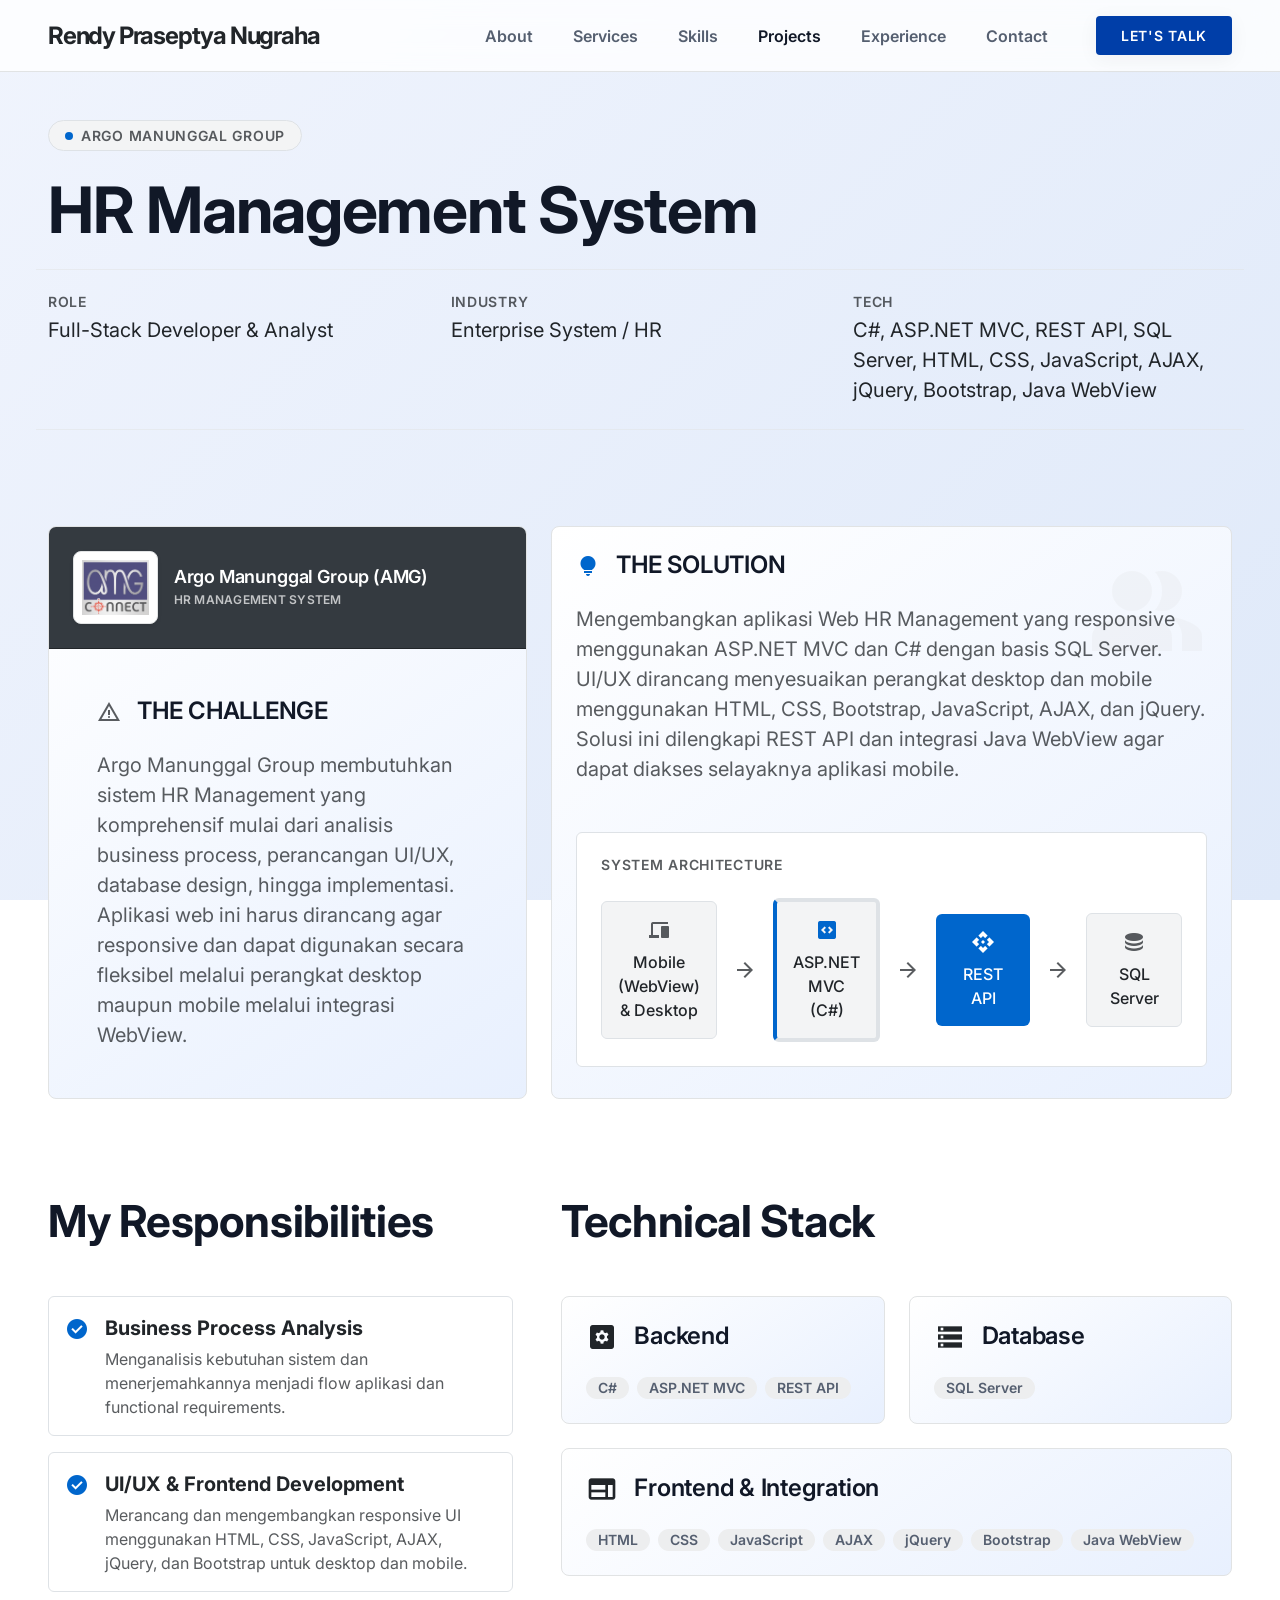
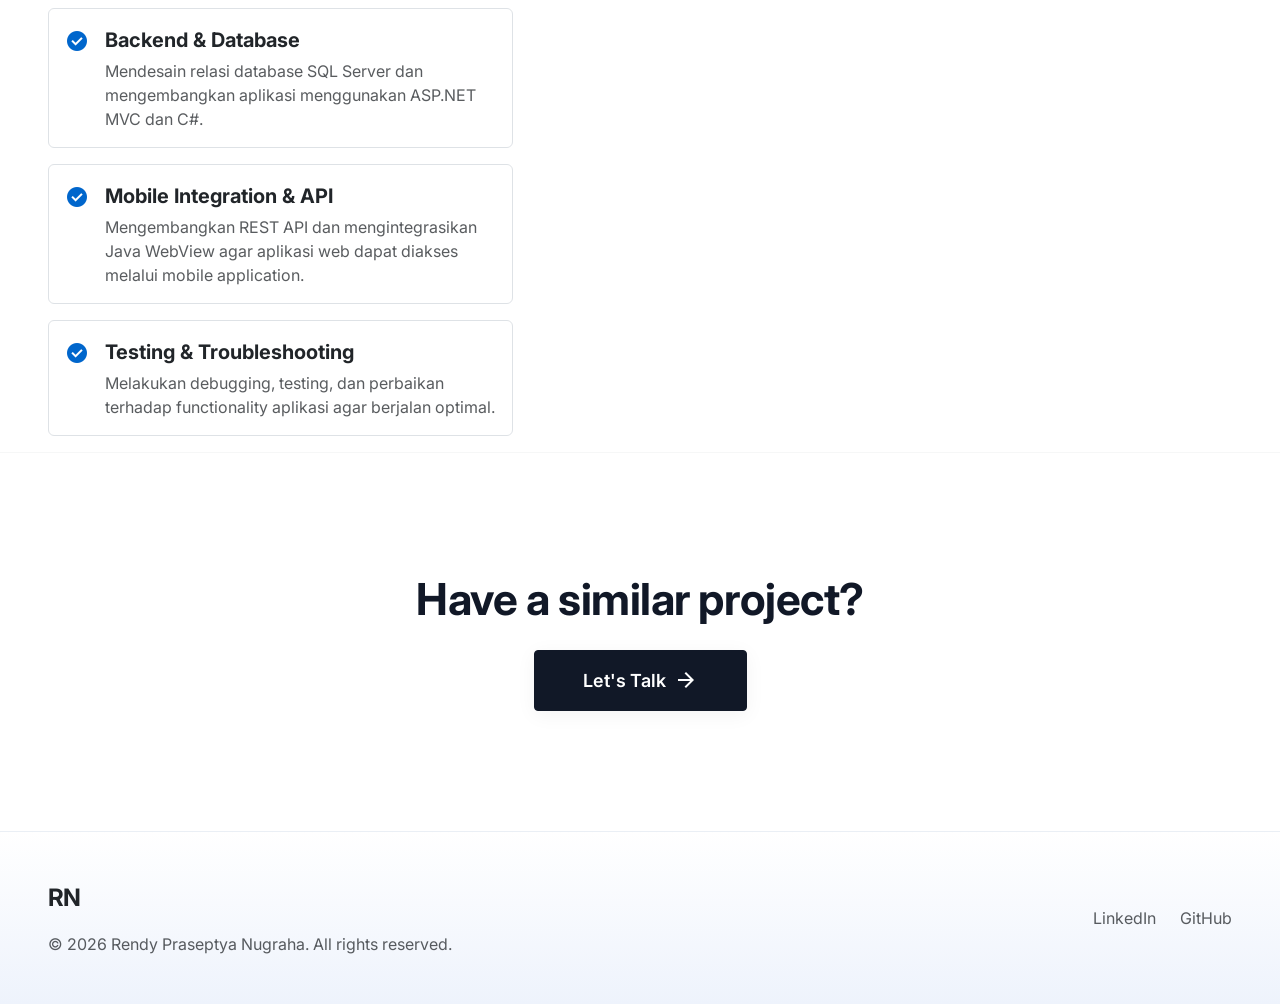
<file: amg-detail.html>
<!DOCTYPE html>
<html lang="en">

<head>
    <meta charset="UTF-8">
    <meta name="viewport" content="width=device-width, initial-scale=1.0">
    <title>HR Management System - Argo Manunggal Group | Rendy Praseptya Nugraha</title>
    <!-- Google Fonts -->
    <link rel="preconnect" href="https://fonts.googleapis.com">
    <link rel="preconnect" href="https://fonts.gstatic.com" crossorigin>
    <link href="https://fonts.googleapis.com/css2?family=Inter:wght@400;600;700&display=swap" rel="stylesheet">
    <!-- Material Symbols -->
    <link href="https://fonts.googleapis.com/css2?family=Material+Symbols+Outlined:wght,FILL@100..700,0..1&display=swap"
        rel="stylesheet">
    <!-- Bootstrap 5 CSS CDN -->
    <link href="https://cdn.jsdelivr.net/npm/bootstrap@5.3.2/dist/css/bootstrap.min.css" rel="stylesheet">

    <link rel="stylesheet" href="Style/index.css">
</head>

<body>

    <!-- TopNavBar -->
    <nav class="navbar navbar-expand-lg fixed-top navbar-glass">
        <div class="container-fluid px-4 px-lg-5">
            <a class="navbar-brand text-dark" href="index.html">Rendy Praseptya Nugraha</a>
            <button class="navbar-toggler border-0 shadow-none text-dark" type="button" data-bs-toggle="collapse"
                data-bs-target="#navbarNav">
                <span class="material-symbols-outlined">menu</span>
            </button>
            <div class="collapse navbar-collapse justify-content-end" id="navbarNav">
                <ul class="navbar-nav align-items-center mb-2 mb-lg-0 gap-lg-4">
                    <li class="nav-item"><a class="nav-link" href="index.html#about">About</a></li>
                    <li class="nav-item"><a class="nav-link" href="index.html#services">Services</a></li>
                    <li class="nav-item"><a class="nav-link" href="index.html#skills">Skills</a></li>
                    <li class="nav-item"><a class="nav-link active" href="index.html#projects">Projects</a></li>
                    <li class="nav-item"><a class="nav-link" href="index.html#experience">Experience</a></li>
                    <li class="nav-item"><a class="nav-link" href="index.html#contact">Contact</a></li>
                    <li class="nav-item ms-lg-3 mt-3 mt-lg-0">
                        <a href="index.html#contact" class="btn btn-accent rounded-1 label-sm">Let's Talk</a>
                    </li>
                </ul>
            </div>
        </div>
    </nav>

    <main style="padding-top: 120px;">
        <!-- Hero Section -->
        <section class="container-fluid px-4 px-lg-5 pb-5">
            <div class="mx-auto">
                <div class="d-inline-flex align-items-center gap-2 px-3 py-1 rounded-pill mb-4 border"
                    style="background-color: var(--surface-container-low); border-color: var(--border-light);">
                    <span class="rounded-circle" style="width: 8px; height: 8px; background-color: #0066cc;"></span>
                    <span class="label-sm text-muted mb-0">Argo Manunggal Group</span>
                </div>
                <h1 class="display-hero mb-4">HR Management System</h1>

                <div class="row py-4 border-top border-bottom"
                    style="border-color: rgba(225, 227, 228, 0.5) !important;">
                    <div class="col-md-4 mb-3 mb-md-0">
                        <h3 class="label-sm text-muted mb-1">Role</h3>
                        <p class="fs-5 text-dark font-medium mb-0">Full-Stack Developer & Analyst</p>
                    </div>
                    <div class="col-md-4 mb-3 mb-md-0">
                        <h3 class="label-sm text-muted mb-1">Industry</h3>
                        <p class="fs-5 text-dark font-medium mb-0">Enterprise System / HR</p>
                    </div>
                    <div class="col-md-4">
                        <h3 class="label-sm text-muted mb-1">Tech</h3>
                        <p class="fs-5 text-dark font-medium mb-0">C#, ASP.NET MVC, REST API, SQL Server, HTML, CSS, JavaScript, AJAX, jQuery, Bootstrap, Java WebView</p>
                    </div>
                </div>
            </div>
        </section>


        <!-- The Challenge & Solution Bento Grid -->
        <section class="container-fluid px-4 px-lg-5 mt-5">
            <div class="row g-4">
                <!-- Challenge -->
                <div class="col-md-5 d-flex">
                    <div class="feature-card w-100 d-flex flex-column p-0 overflow-hidden">

                        <!-- Client Header Banner -->
                        <div class="w-100 d-flex align-items-center p-4 border-bottom"
                            style="background-color: #343a40; border-color: #212529 !important;">
                            <div class="d-flex align-items-center gap-3">
                                <div class="p-2 rounded-3 shadow-sm bg-white border"
                                    style="border-color: var(--border-light) !important;">
                                    <img alt="Argo Manunggal Group Logo"
                                        style="object-fit: contain; max-height: 55px; min-width: 55px;"
                                        src="Assets/logo-apps/logo_amg_connect.jpg">
                                </div>
                                <div>
                                    <h3 class="title-lg mb-1 text-white" style="font-size: 18px;">Argo Manunggal Group (AMG)</h3>
                                    <p class="label-sm mb-0"
                                        style="color: rgba(255, 255, 255, 0.7); font-size: 12px; letter-spacing: 0.02em;">
                                        HR MANAGEMENT SYSTEM</p>
                                </div>
                            </div>
                        </div>

                        <!-- Challenge Content -->
                        <div class="p-4 p-lg-5 d-flex flex-column flex-grow-1 justify-content-center">
                            <h2 class="title-lg mb-4 d-flex align-items-center gap-3">
                                <span class="material-symbols-outlined text-muted"
                                    style="font-variation-settings: 'FILL' 0;">warning</span>
                                THE CHALLENGE
                            </h2>
                            <p class="fs-5 text-muted leading-relaxed mb-0">
                                Argo Manunggal Group membutuhkan sistem HR Management yang komprehensif mulai dari analisis business process, perancangan UI/UX, database design, hingga implementasi. Aplikasi web ini harus dirancang agar responsive dan dapat digunakan secara fleksibel melalui perangkat desktop maupun mobile melalui integrasi WebView.
                            </p>
                        </div>

                    </div>
                </div>
                <!-- Solution -->
                <div class="col-md-7 d-flex">
                    <div class="feature-card w-100 position-relative overflow-hidden">
                        <div class="position-absolute top-0 end-0 p-4 opacity-25">
                            <span class="material-symbols-outlined"
                                style="font-size: 120px; color: var(--border-light);">group</span>
                        </div>
                        <h2 class="title-lg mb-4 position-relative z-1 d-flex align-items-center gap-3">
                            <span class="material-symbols-outlined"
                                style="color: #0066cc; font-variation-settings: 'FILL' 1;">lightbulb</span>
                            THE SOLUTION
                        </h2>
                        <p class="fs-5 text-muted leading-relaxed mb-5 position-relative z-1">
                            Mengembangkan aplikasi Web HR Management yang responsive menggunakan ASP.NET MVC dan C# dengan basis SQL Server. UI/UX dirancang menyesuaikan perangkat desktop dan mobile menggunakan HTML, CSS, Bootstrap, JavaScript, AJAX, dan jQuery. Solusi ini dilengkapi REST API dan integrasi Java WebView agar dapat diakses selayaknya aplikasi mobile.
                        </p>

                        <!-- Architecture Diagram -->
                        <div class="bg-white border rounded p-4 position-relative z-1"
                            style="border-color: var(--border-light);">
                            <h3 class="label-sm text-muted mb-4 text-uppercase">System Architecture</h3>
                            <div
                                class="d-flex flex-column flex-md-row align-items-center justify-content-between gap-3 text-center">
                                <div class="p-3 rounded w-100 border"
                                    style="background-color: var(--surface-container-low); border-color: rgba(225, 227, 228, 0.4);">
                                    <span class="material-symbols-outlined mb-2 d-block text-muted">devices</span>
                                    <span class="fs-6 fw-medium text-dark">Mobile (WebView) & Desktop</span>
                                </div>
                                <span
                                    class="material-symbols-outlined text-muted d-none d-md-block">arrow_forward</span>
                                <span
                                    class="material-symbols-outlined text-muted d-block d-md-none">arrow_downward</span>

                                <div class="p-3 rounded w-100 border border-start border-4"
                                    style="background-color: var(--surface-container-low); border-color: rgba(225, 227, 228, 0.4); border-left-color: #0066cc !important;">
                                    <span class="material-symbols-outlined mb-2 d-block"
                                        style="color: #0066cc;">code_blocks</span>
                                    <span class="fs-6 fw-medium text-dark">ASP.NET MVC (C#)</span>
                                </div>
                                <span
                                    class="material-symbols-outlined text-muted d-none d-md-block">arrow_forward</span>
                                <span
                                    class="material-symbols-outlined text-muted d-block d-md-none">arrow_downward</span>

                                <div class="p-3 rounded w-100" style="background-color: #0066cc; color: #fff;">
                                    <span class="material-symbols-outlined mb-2 d-block">api</span>
                                    <span class="fs-6 fw-medium">REST API</span>
                                </div>
                                <span
                                    class="material-symbols-outlined text-muted d-none d-md-block">arrow_forward</span>
                                <span
                                    class="material-symbols-outlined text-muted d-block d-md-none">arrow_downward</span>

                                <div class="p-3 rounded w-100 border"
                                    style="background-color: var(--surface-container-low); border-color: rgba(225, 227, 228, 0.4);">
                                    <span class="material-symbols-outlined mb-2 d-block text-muted">database</span>
                                    <span class="fs-6 fw-medium text-dark">SQL Server</span>
                                </div>
                            </div>
                        </div>
                    </div>
                </div>
            </div>
        </section>

        <!-- Contribution & Tech Stack -->
        <section class="container-fluid px-4 px-lg-5 mt-5 pt-5">
            <div class="row g-5">
                <!-- Contribution -->
                <div class="col-lg-5">
                    <h2 class="headline-section mb-5">My Responsibilities</h2>
                    <ul class="list-unstyled">
                        <li
                            class="d-flex align-items-start gap-3 p-3 rounded hover-bg-subtle transition-colors mb-3 border border-transparent">
                            <span class="material-symbols-outlined mt-1"
                                style="color: #0066cc; font-variation-settings: 'FILL' 1;">check_circle</span>
                            <div>
                                <strong class="d-block fs-5 text-dark mb-1">Business Process Analysis</strong>
                                <p class="text-muted mb-0">Menganalisis kebutuhan sistem dan menerjemahkannya menjadi flow aplikasi dan functional requirements.</p>
                            </div>
                        </li>
                        <li
                            class="d-flex align-items-start gap-3 p-3 rounded hover-bg-subtle transition-colors mb-3 border border-transparent">
                            <span class="material-symbols-outlined mt-1"
                                style="color: #0066cc; font-variation-settings: 'FILL' 1;">check_circle</span>
                            <div>
                                <strong class="d-block fs-5 text-dark mb-1">UI/UX & Frontend Development</strong>
                                <p class="text-muted mb-0">Merancang dan mengembangkan responsive UI menggunakan HTML, CSS, JavaScript, AJAX, jQuery, dan Bootstrap untuk desktop dan mobile.</p>
                            </div>
                        </li>
                        <li
                            class="d-flex align-items-start gap-3 p-3 rounded hover-bg-subtle transition-colors mb-3 border border-transparent">
                            <span class="material-symbols-outlined mt-1"
                                style="color: #0066cc; font-variation-settings: 'FILL' 1;">check_circle</span>
                            <div>
                                <strong class="d-block fs-5 text-dark mb-1">Backend & Database</strong>
                                <p class="text-muted mb-0">Mendesain relasi database SQL Server dan mengembangkan aplikasi menggunakan ASP.NET MVC dan C#.</p>
                            </div>
                        </li>
                        <li
                            class="d-flex align-items-start gap-3 p-3 rounded hover-bg-subtle transition-colors mb-3 border border-transparent">
                            <span class="material-symbols-outlined mt-1"
                                style="color: #0066cc; font-variation-settings: 'FILL' 1;">check_circle</span>
                            <div>
                                <strong class="d-block fs-5 text-dark mb-1">Mobile Integration & API</strong>
                                <p class="text-muted mb-0">Mengembangkan REST API dan mengintegrasikan Java WebView agar aplikasi web dapat diakses melalui mobile application.</p>
                            </div>
                        </li>
                        <li
                            class="d-flex align-items-start gap-3 p-3 rounded hover-bg-subtle transition-colors mb-3 border border-transparent">
                            <span class="material-symbols-outlined mt-1"
                                style="color: #0066cc; font-variation-settings: 'FILL' 1;">check_circle</span>
                            <div>
                                <strong class="d-block fs-5 text-dark mb-1">Testing & Troubleshooting</strong>
                                <p class="text-muted mb-0">Melakukan debugging, testing, dan perbaikan terhadap functionality aplikasi agar berjalan optimal.</p>
                            </div>
                        </li>
                    </ul>
                </div>

                <!-- Tech Stack -->
                <div class="col-lg-7">
                    <h2 class="headline-section mb-5">Technical Stack</h2>
                    <div class="row g-4">
                        <!-- Backend -->
                        <div class="col-sm-6 d-flex">
                            <div class="feature-card w-100">
                                <div class="d-flex align-items-center gap-3 mb-4">
                                    <span class="material-symbols-outlined fs-2 text-dark">settings_applications</span>
                                    <h3 class="title-lg mb-0">Backend</h3>
                                </div>
                                <div class="d-flex flex-wrap gap-2">
                                    <span class="badge badge-skill">C#</span>
                                    <span class="badge badge-skill">ASP.NET MVC</span>
                                    <span class="badge badge-skill">REST API</span>
                                </div>
                            </div>
                        </div>
                        <!-- Database -->
                        <div class="col-sm-6 d-flex">
                            <div class="feature-card w-100">
                                <div class="d-flex align-items-center gap-3 mb-4">
                                    <span class="material-symbols-outlined fs-2 text-dark">storage</span>
                                    <h3 class="title-lg mb-0">Database</h3>
                                </div>
                                <div class="d-flex flex-wrap gap-2">
                                    <span class="badge badge-skill">SQL Server</span>
                                </div>
                            </div>
                        </div>
                        <!-- Frontend -->
                        <div class="col-12 d-flex">
                            <div class="feature-card w-100">
                                <div class="d-flex align-items-center gap-3 mb-4">
                                    <span class="material-symbols-outlined fs-2 text-dark">web</span>
                                    <h3 class="title-lg mb-0">Frontend &amp; Integration</h3>
                                </div>
                                <div class="d-flex flex-wrap gap-2">
                                    <span class="badge badge-skill">HTML</span>
                                    <span class="badge badge-skill">CSS</span>
                                    <span class="badge badge-skill">JavaScript</span>
                                    <span class="badge badge-skill">AJAX</span>
                                    <span class="badge badge-skill">jQuery</span>
                                    <span class="badge badge-skill">Bootstrap</span>
                                    <span class="badge badge-skill">Java WebView</span>
                                </div>
                            </div>
                        </div>
                    </div>
                </div>
            </div>
        </section>

        <!-- CTA -->
        <section class="text-center section-gap border-t-subtle">
            <div class="container-fluid px-4 px-lg-5">
                <h2 class="headline-section mb-4">Have a similar project?</h2>
                <a href="index.html#contact"
                    class="btn btn-primary-custom d-inline-flex align-items-center gap-2 py-3 px-5"
                    style="font-size: 18px;">
                    Let's Talk
                    <span class="material-symbols-outlined">arrow_forward</span>
                </a>
            </div>
        </section>
    </main>

    <!-- Footer -->
    <footer class="border-t-subtle py-5" style="background: var(--bg-gradient-surface);">
        <div class="container-fluid px-4 px-lg-5">
            <div class="d-flex flex-column flex-md-row justify-content-between align-items-md-center gap-4">
                <div>
                    <a class="navbar-brand text-dark d-block mb-3" href="index.html">RN</a>
                    <p class="text-muted mb-0">&copy; 2026 Rendy Praseptya Nugraha. All rights reserved.</p>
                </div>
                <div class="d-flex flex-wrap gap-4">
                    <a href="https://www.linkedin.com/in/rendy-praseptya-nugraha-486aaa291/" target="_blank" class="text-muted text-decoration-none hover-dark">LinkedIn</a>
                    <a href="https://github.com/Renddevs" target="_blank" class="text-muted text-decoration-none hover-dark">GitHub</a>
                </div>
            </div>
        </div>
    </footer>

    <!-- Bootstrap JS -->
    <script src="https://cdn.jsdelivr.net/npm/bootstrap@5.3.2/dist/js/bootstrap.bundle.min.js"></script>
</body>

</html>
</file>
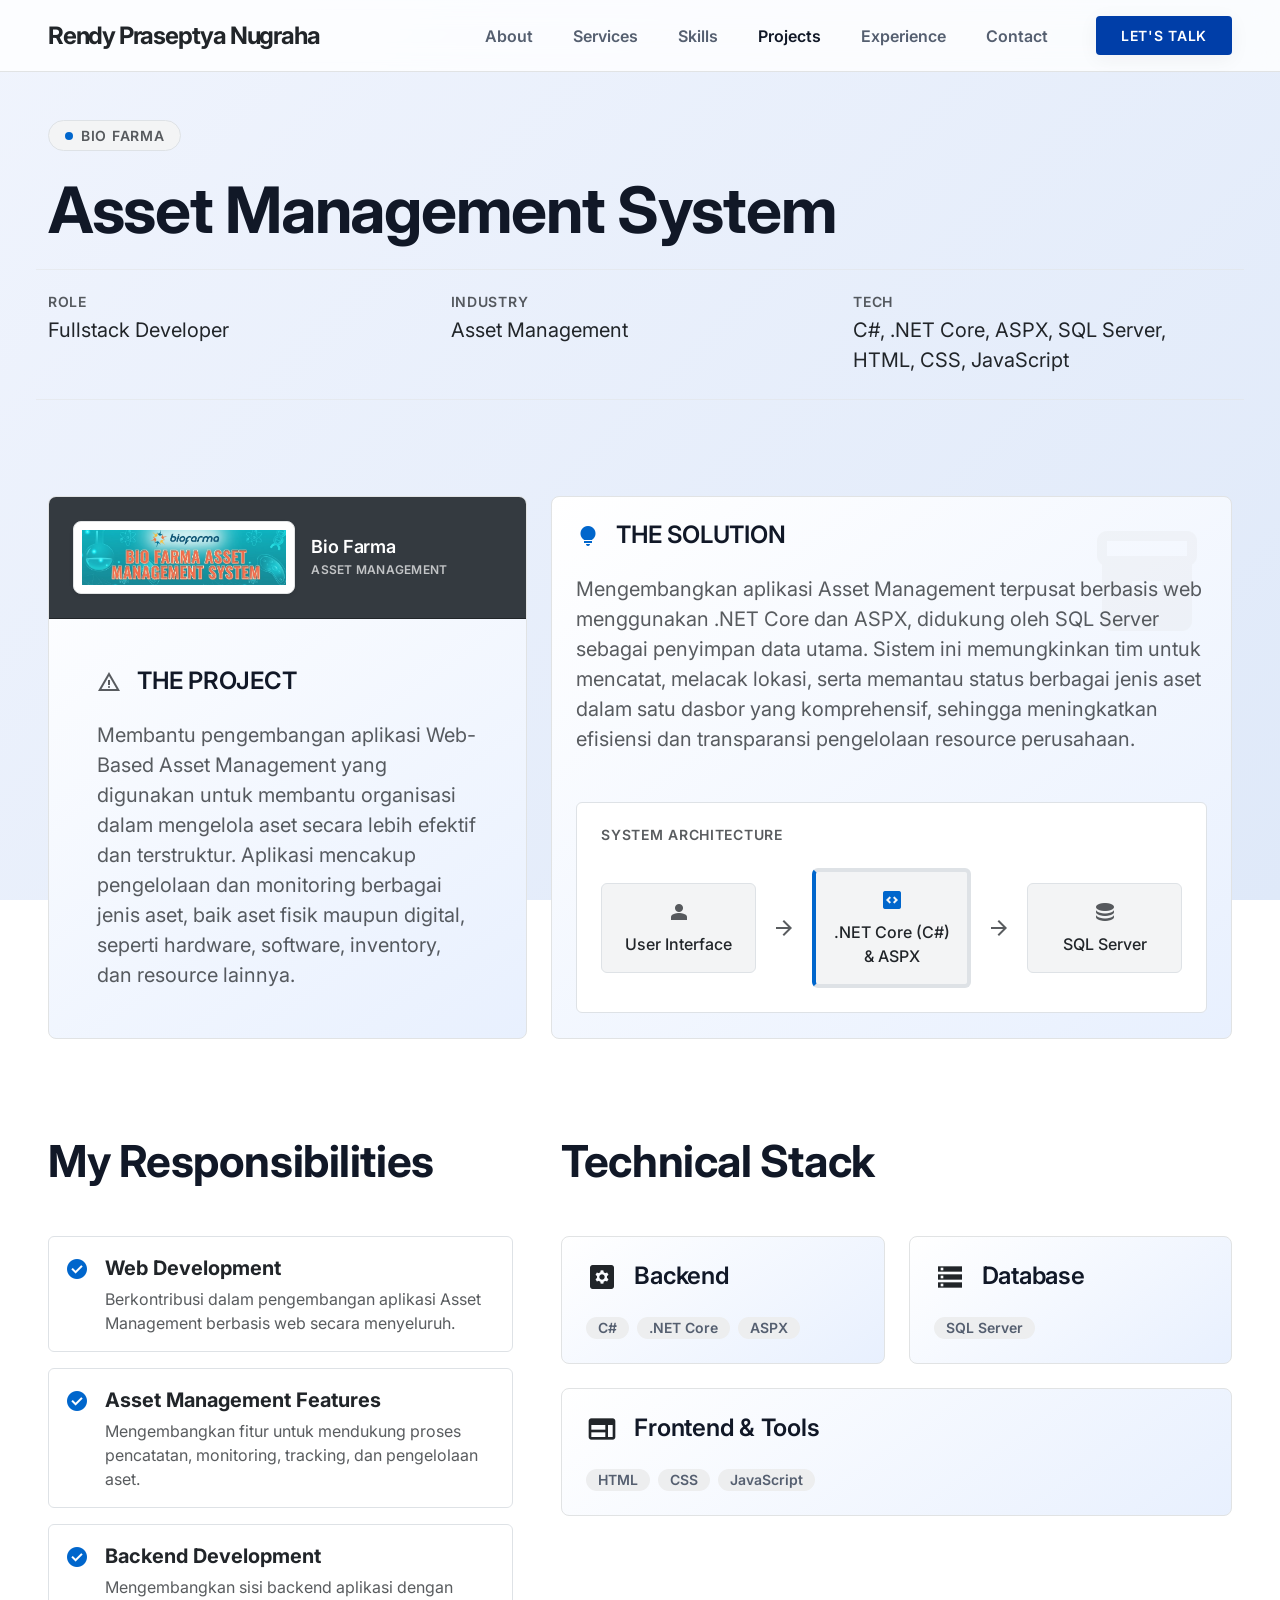
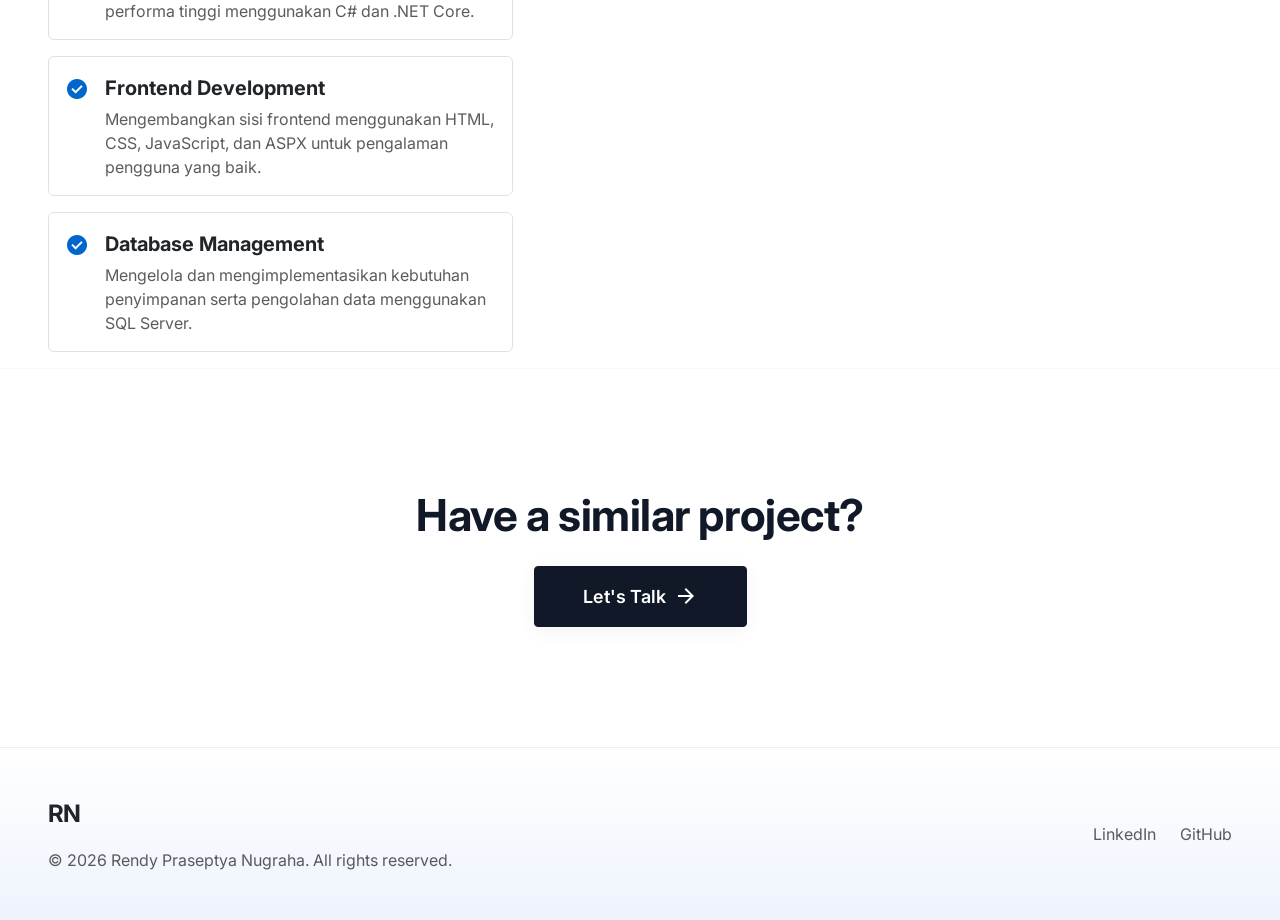
<file: biofarma-asset-management-detail.html>
<!DOCTYPE html>
<html lang="en">

<head>
    <meta charset="UTF-8">
    <meta name="viewport" content="width=device-width, initial-scale=1.0">
    <title>Asset Management System | Bio Farma | Rendy Praseptya Nugraha</title>
    <!-- Google Fonts -->
    <link rel="preconnect" href="https://fonts.googleapis.com">
    <link rel="preconnect" href="https://fonts.gstatic.com" crossorigin>
    <link href="https://fonts.googleapis.com/css2?family=Inter:wght@400;600;700&display=swap" rel="stylesheet">
    <!-- Material Symbols -->
    <link href="https://fonts.googleapis.com/css2?family=Material+Symbols+Outlined:wght,FILL@100..700,0..1&display=swap"
        rel="stylesheet">
    <!-- Bootstrap 5 CSS CDN -->
    <link href="https://cdn.jsdelivr.net/npm/bootstrap@5.3.2/dist/css/bootstrap.min.css" rel="stylesheet">

    <link rel="stylesheet" href="Style/index.css">
</head>

<body>

    <!-- TopNavBar -->
    <nav class="navbar navbar-expand-lg fixed-top navbar-glass">
        <div class="container-fluid px-4 px-lg-5">
            <a class="navbar-brand text-dark" href="index.html">Rendy Praseptya Nugraha</a>
            <button class="navbar-toggler border-0 shadow-none text-dark" type="button" data-bs-toggle="collapse"
                data-bs-target="#navbarNav">
                <span class="material-symbols-outlined">menu</span>
            </button>
            <div class="collapse navbar-collapse justify-content-end" id="navbarNav">
                <ul class="navbar-nav align-items-center mb-2 mb-lg-0 gap-lg-4">
                    <li class="nav-item"><a class="nav-link" href="index.html#about">About</a></li>
                    <li class="nav-item"><a class="nav-link" href="index.html#services">Services</a></li>
                    <li class="nav-item"><a class="nav-link" href="index.html#skills">Skills</a></li>
                    <li class="nav-item"><a class="nav-link active" href="index.html#projects">Projects</a></li>
                    <li class="nav-item"><a class="nav-link" href="index.html#experience">Experience</a></li>
                    <li class="nav-item"><a class="nav-link" href="index.html#contact">Contact</a></li>
                    <li class="nav-item ms-lg-3 mt-3 mt-lg-0">
                        <a href="index.html#contact" class="btn btn-accent rounded-1 label-sm">Let's Talk</a>
                    </li>
                </ul>
            </div>
        </div>
    </nav>

    <main style="padding-top: 120px;">
        <!-- Hero Section -->
        <section class="container-fluid px-4 px-lg-5 pb-5">
            <div class="mx-auto">
                <div class="d-inline-flex align-items-center gap-2 px-3 py-1 rounded-pill mb-4 border"
                    style="background-color: var(--surface-container-low); border-color: var(--border-light);">
                    <span class="rounded-circle" style="width: 8px; height: 8px; background-color: #0066cc;"></span>
                    <span class="label-sm text-muted mb-0">Bio Farma</span>
                </div>
                <h1 class="display-hero mb-4">Asset Management System</h1>

                <div class="row py-4 border-top border-bottom"
                    style="border-color: rgba(225, 227, 228, 0.5) !important;">
                    <div class="col-md-4 mb-3 mb-md-0">
                        <h3 class="label-sm text-muted mb-1">Role</h3>
                        <p class="fs-5 text-dark font-medium mb-0">Fullstack Developer</p>
                    </div>
                    <div class="col-md-4 mb-3 mb-md-0">
                        <h3 class="label-sm text-muted mb-1">Industry</h3>
                        <p class="fs-5 text-dark font-medium mb-0">Asset Management</p>
                    </div>
                    <div class="col-md-4">
                        <h3 class="label-sm text-muted mb-1">Tech</h3>
                        <p class="fs-5 text-dark font-medium mb-0">C#, .NET Core, ASPX, SQL Server, HTML, CSS,
                            JavaScript</p>
                    </div>
                </div>
            </div>
        </section>


        <!-- The Challenge & Solution Bento Grid -->
        <section class="container-fluid px-4 px-lg-5 mt-5">
            <div class="row g-4">
                <!-- Challenge -->
                <div class="col-md-5 d-flex">
                    <div class="feature-card w-100 d-flex flex-column p-0 overflow-hidden">

                        <!-- Client Header Banner -->
                        <div class="w-100 d-flex align-items-center p-4 border-bottom"
                            style="background-color: #343a40; border-color: #212529 !important;">
                            <div class="d-flex align-items-center gap-3">
                                <div class="p-2 rounded-3 shadow-sm bg-white border"
                                    style="border-color: var(--border-light) !important;">
                                    <img alt="Bio Farma Logo"
                                        style="object-fit: contain; max-height: 55px; min-width: 55px;"
                                        src="Assets/logo-apps/logo_biofarma_asset_managament.png">
                                </div>
                                <div>
                                    <h3 class="title-lg mb-1 text-white" style="font-size: 18px;">Bio Farma</h3>
                                    <p class="label-sm mb-0"
                                        style="color: rgba(255, 255, 255, 0.7); font-size: 12px; letter-spacing: 0.02em;">
                                        ASSET MANAGEMENT</p>
                                </div>
                            </div>
                        </div>

                        <!-- Challenge Content -->
                        <div class="p-4 p-lg-5 d-flex flex-column flex-grow-1 justify-content-center">
                            <h2 class="title-lg mb-4 d-flex align-items-center gap-3">
                                <span class="material-symbols-outlined text-muted"
                                    style="font-variation-settings: 'FILL' 0;">warning</span>
                                THE PROJECT
                            </h2>
                            <p class="fs-5 text-muted leading-relaxed mb-0">
                                Membantu pengembangan aplikasi Web-Based Asset Management yang digunakan untuk membantu
                                organisasi dalam mengelola aset secara lebih efektif dan terstruktur. Aplikasi mencakup
                                pengelolaan dan monitoring berbagai jenis aset, baik aset fisik maupun digital, seperti
                                hardware, software, inventory, dan resource lainnya.
                            </p>
                        </div>

                    </div>
                </div>
                <!-- Solution -->
                <div class="col-md-7 d-flex">
                    <div class="feature-card w-100 position-relative overflow-hidden">
                        <div class="position-absolute top-0 end-0 p-4 opacity-25">
                            <span class="material-symbols-outlined"
                                style="font-size: 120px; color: var(--border-light);">inventory_2</span>
                        </div>
                        <h2 class="title-lg mb-4 position-relative z-1 d-flex align-items-center gap-3">
                            <span class="material-symbols-outlined"
                                style="color: #0066cc; font-variation-settings: 'FILL' 1;">lightbulb</span>
                            THE SOLUTION
                        </h2>
                        <p class="fs-5 text-muted leading-relaxed mb-5 position-relative z-1">
                            Mengembangkan aplikasi Asset Management terpusat berbasis web menggunakan .NET Core dan
                            ASPX, didukung oleh SQL Server sebagai penyimpan data utama. Sistem ini memungkinkan tim
                            untuk mencatat, melacak lokasi, serta memantau status berbagai jenis aset dalam satu dasbor
                            yang komprehensif, sehingga meningkatkan efisiensi dan transparansi pengelolaan resource
                            perusahaan.
                        </p>

                        <!-- Architecture Diagram -->
                        <div class="bg-white border rounded p-4 position-relative z-1"
                            style="border-color: var(--border-light);">
                            <h3 class="label-sm text-muted mb-4 text-uppercase">System Architecture</h3>
                            <div
                                class="d-flex flex-column flex-md-row align-items-center justify-content-between gap-3 text-center">
                                <div class="p-3 rounded w-100 border"
                                    style="background-color: var(--surface-container-low); border-color: rgba(225, 227, 228, 0.4);">
                                    <span class="material-symbols-outlined mb-2 d-block text-muted">person</span>
                                    <span class="fs-6 fw-medium text-dark">User Interface</span>
                                </div>
                                <span
                                    class="material-symbols-outlined text-muted d-none d-md-block">arrow_forward</span>
                                <span
                                    class="material-symbols-outlined text-muted d-block d-md-none">arrow_downward</span>

                                <div class="p-3 rounded w-100 border border-start border-4"
                                    style="background-color: var(--surface-container-low); border-color: rgba(225, 227, 228, 0.4); border-left-color: #0066cc !important;">
                                    <span class="material-symbols-outlined mb-2 d-block"
                                        style="color: #0066cc;">code_blocks</span>
                                    <span class="fs-6 fw-medium text-dark">.NET Core (C#) & ASPX</span>
                                </div>
                                <span
                                    class="material-symbols-outlined text-muted d-none d-md-block">arrow_forward</span>
                                <span
                                    class="material-symbols-outlined text-muted d-block d-md-none">arrow_downward</span>

                                <div class="p-3 rounded w-100 border"
                                    style="background-color: var(--surface-container-low); border-color: rgba(225, 227, 228, 0.4);">
                                    <span class="material-symbols-outlined mb-2 d-block text-muted">database</span>
                                    <span class="fs-6 fw-medium text-dark">SQL Server</span>
                                </div>
                            </div>
                        </div>
                    </div>
                </div>
            </div>
        </section>

        <!-- Contribution & Tech Stack -->
        <section class="container-fluid px-4 px-lg-5 mt-5 pt-5">
            <div class="row g-5">
                <!-- Contribution -->
                <div class="col-lg-5">
                    <h2 class="headline-section mb-5">My Responsibilities</h2>
                    <ul class="list-unstyled">
                        <li
                            class="d-flex align-items-start gap-3 p-3 rounded hover-bg-subtle transition-colors mb-3 border border-transparent">
                            <span class="material-symbols-outlined mt-1"
                                style="color: #0066cc; font-variation-settings: 'FILL' 1;">check_circle</span>
                            <div>
                                <strong class="d-block fs-5 text-dark mb-1">Web Development</strong>
                                <p class="text-muted mb-0">Berkontribusi dalam pengembangan aplikasi Asset Management
                                    berbasis web secara menyeluruh.</p>
                            </div>
                        </li>
                        <li
                            class="d-flex align-items-start gap-3 p-3 rounded hover-bg-subtle transition-colors mb-3 border border-transparent">
                            <span class="material-symbols-outlined mt-1"
                                style="color: #0066cc; font-variation-settings: 'FILL' 1;">check_circle</span>
                            <div>
                                <strong class="d-block fs-5 text-dark mb-1">Asset Management Features</strong>
                                <p class="text-muted mb-0">Mengembangkan fitur untuk mendukung proses pencatatan,
                                    monitoring, tracking, dan pengelolaan aset.</p>
                            </div>
                        </li>
                        <li
                            class="d-flex align-items-start gap-3 p-3 rounded hover-bg-subtle transition-colors mb-3 border border-transparent">
                            <span class="material-symbols-outlined mt-1"
                                style="color: #0066cc; font-variation-settings: 'FILL' 1;">check_circle</span>
                            <div>
                                <strong class="d-block fs-5 text-dark mb-1">Backend Development</strong>
                                <p class="text-muted mb-0">Mengembangkan sisi backend aplikasi dengan performa tinggi
                                    menggunakan C# dan .NET Core.</p>
                            </div>
                        </li>
                        <li
                            class="d-flex align-items-start gap-3 p-3 rounded hover-bg-subtle transition-colors mb-3 border border-transparent">
                            <span class="material-symbols-outlined mt-1"
                                style="color: #0066cc; font-variation-settings: 'FILL' 1;">check_circle</span>
                            <div>
                                <strong class="d-block fs-5 text-dark mb-1">Frontend Development</strong>
                                <p class="text-muted mb-0">Mengembangkan sisi frontend menggunakan HTML, CSS,
                                    JavaScript, dan ASPX untuk pengalaman pengguna yang baik.</p>
                            </div>
                        </li>
                        <li
                            class="d-flex align-items-start gap-3 p-3 rounded hover-bg-subtle transition-colors mb-3 border border-transparent">
                            <span class="material-symbols-outlined mt-1"
                                style="color: #0066cc; font-variation-settings: 'FILL' 1;">check_circle</span>
                            <div>
                                <strong class="d-block fs-5 text-dark mb-1">Database Management</strong>
                                <p class="text-muted mb-0">Mengelola dan mengimplementasikan kebutuhan penyimpanan serta
                                    pengolahan data menggunakan SQL Server.</p>
                            </div>
                        </li>
                    </ul>
                </div>

                <!-- Tech Stack -->
                <div class="col-lg-7">
                    <h2 class="headline-section mb-5">Technical Stack</h2>
                    <div class="row g-4">
                        <!-- Backend -->
                        <div class="col-sm-6 d-flex">
                            <div class="feature-card w-100">
                                <div class="d-flex align-items-center gap-3 mb-4">
                                    <span class="material-symbols-outlined fs-2 text-dark">settings_applications</span>
                                    <h3 class="title-lg mb-0">Backend</h3>
                                </div>
                                <div class="d-flex flex-wrap gap-2">
                                    <span class="badge badge-skill">C#</span>
                                    <span class="badge badge-skill">.NET Core</span>
                                    <span class="badge badge-skill">ASPX</span>
                                </div>
                            </div>
                        </div>
                        <!-- Database -->
                        <div class="col-sm-6 d-flex">
                            <div class="feature-card w-100">
                                <div class="d-flex align-items-center gap-3 mb-4">
                                    <span class="material-symbols-outlined fs-2 text-dark">storage</span>
                                    <h3 class="title-lg mb-0">Database</h3>
                                </div>
                                <div class="d-flex flex-wrap gap-2">
                                    <span class="badge badge-skill">SQL Server</span>
                                </div>
                            </div>
                        </div>
                        <!-- Frontend -->
                        <div class="col-12 d-flex">
                            <div class="feature-card w-100">
                                <div class="d-flex align-items-center gap-3 mb-4">
                                    <span class="material-symbols-outlined fs-2 text-dark">web</span>
                                    <h3 class="title-lg mb-0">Frontend & Tools</h3>
                                </div>
                                <div class="d-flex flex-wrap gap-2">
                                    <span class="badge badge-skill">HTML</span>
                                    <span class="badge badge-skill">CSS</span>
                                    <span class="badge badge-skill">JavaScript</span>
                                </div>
                            </div>
                        </div>
                    </div>
                </div>
            </div>
        </section>

        <!-- CTA -->
        <section class="text-center section-gap border-t-subtle">
            <div class="container-fluid px-4 px-lg-5">
                <h2 class="headline-section mb-4">Have a similar project?</h2>
                <a href="index.html#contact"
                    class="btn btn-primary-custom d-inline-flex align-items-center gap-2 py-3 px-5"
                    style="font-size: 18px;">
                    Let's Talk
                    <span class="material-symbols-outlined">arrow_forward</span>
                </a>
            </div>
        </section>
    </main>

    <!-- Footer -->
    <footer class="border-t-subtle py-5" style="background: var(--bg-gradient-surface);">
        <div class="container-fluid px-4 px-lg-5">
            <div class="d-flex flex-column flex-md-row justify-content-between align-items-md-center gap-4">
                <div>
                    <a class="navbar-brand text-dark d-block mb-3" href="index.html">RN</a>
                    <p class="text-muted mb-0">&copy; 2026 Rendy Praseptya Nugraha. All rights reserved.</p>
                </div>
                <div class="d-flex flex-wrap gap-4">
                    <a href="https://www.linkedin.com/in/rendy-praseptya-nugraha-486aaa291/" target="_blank" class="text-muted text-decoration-none hover-dark">LinkedIn</a>
                    <a href="https://github.com/Renddevs" target="_blank" class="text-muted text-decoration-none hover-dark">GitHub</a>
                </div>
            </div>
        </div>
    </footer>

    <!-- Bootstrap JS -->
    <script src="https://cdn.jsdelivr.net/npm/bootstrap@5.3.2/dist/js/bootstrap.bundle.min.js"></script>
</body>

</html>
</file>
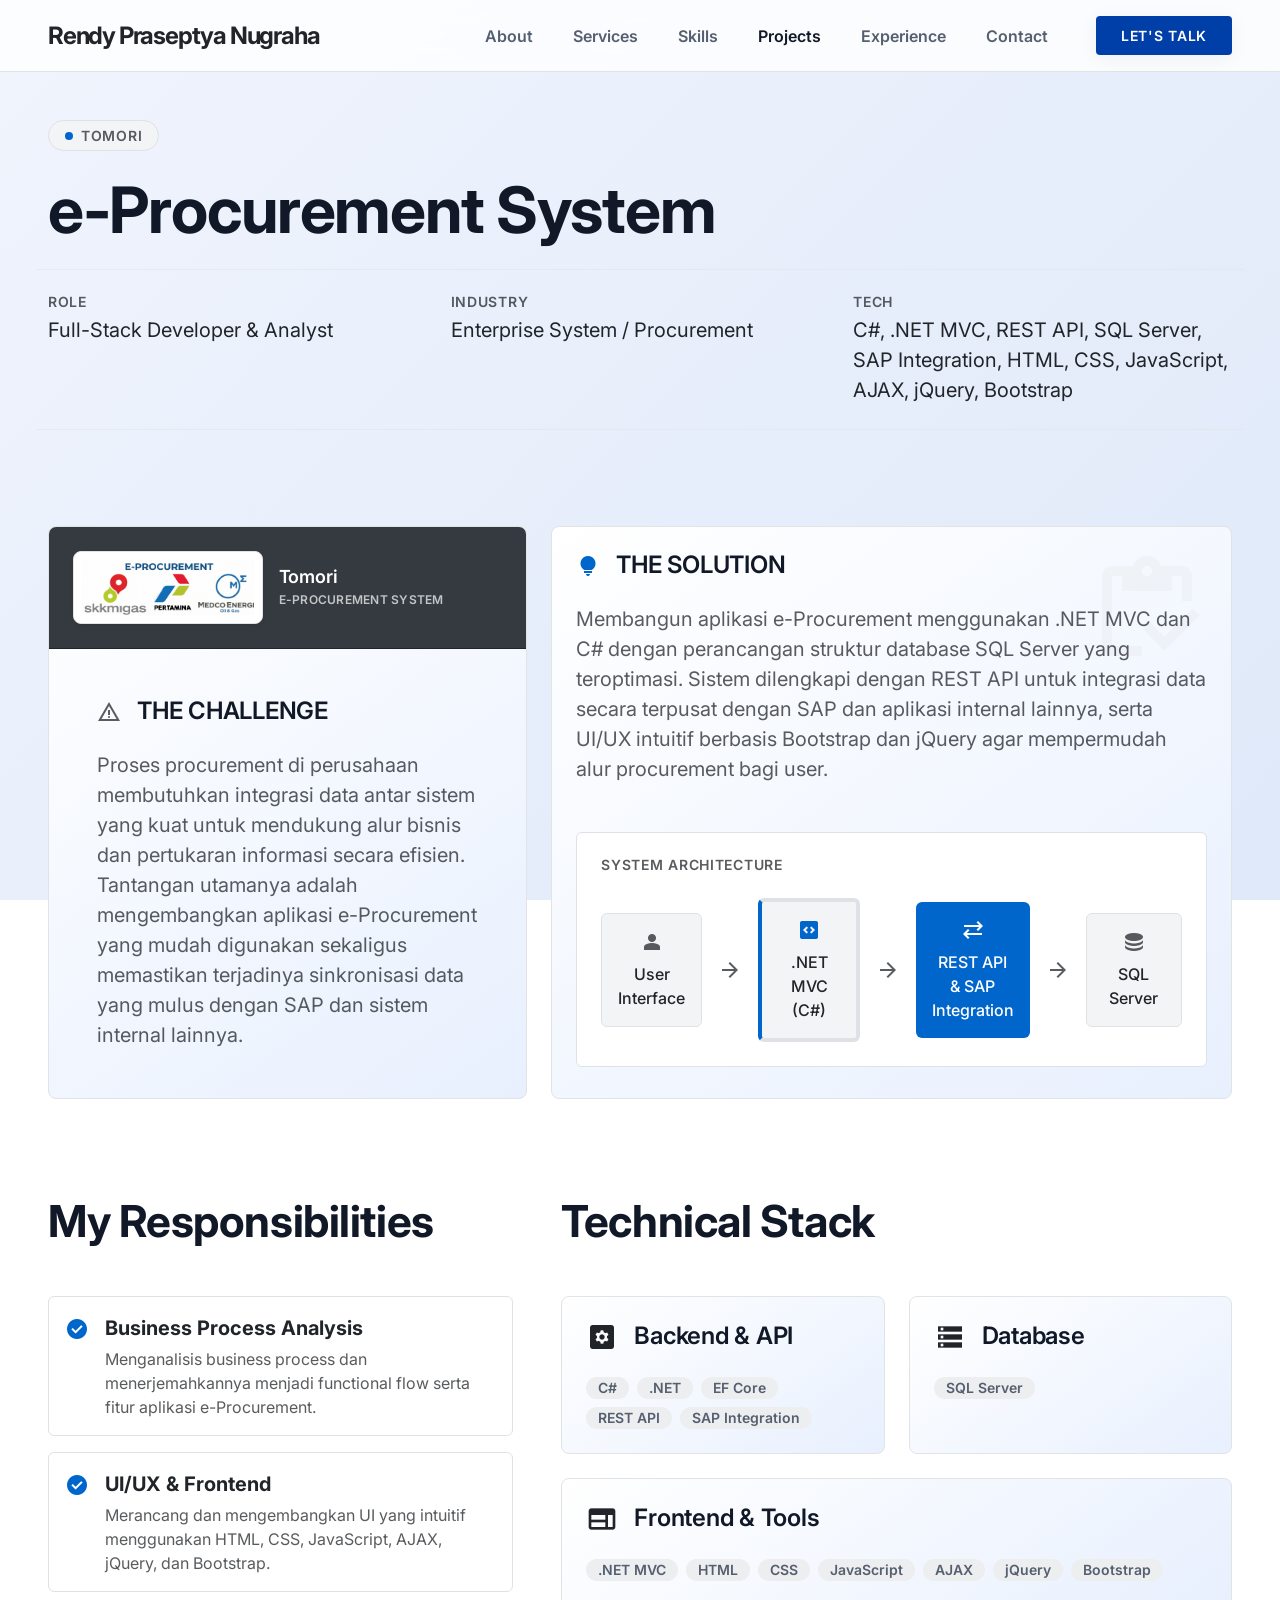
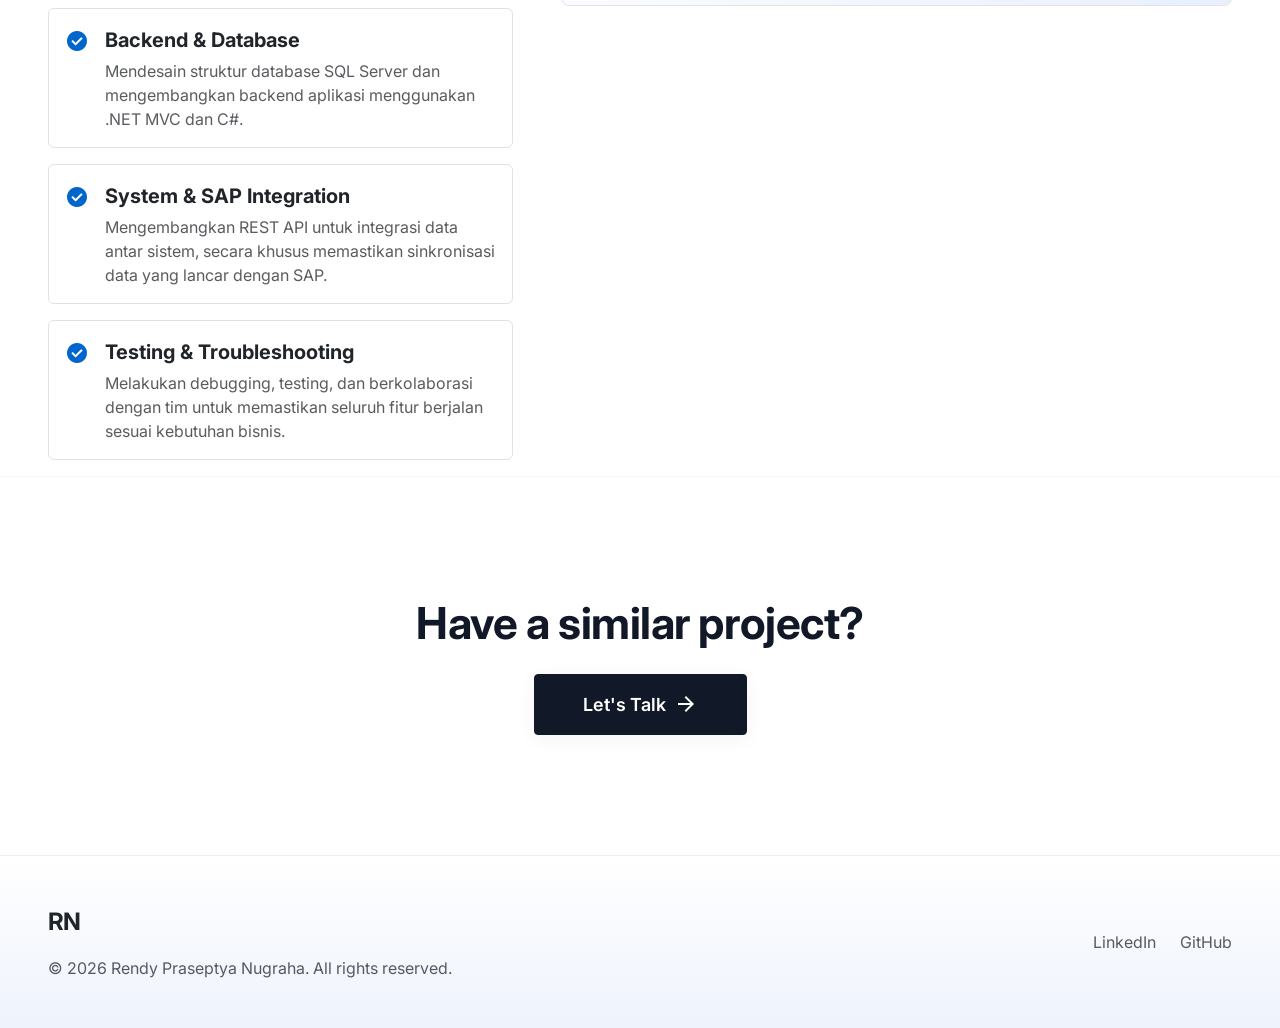
<file: eproc-tomori-detail.html>
<!DOCTYPE html>
<html lang="en">

<head>
    <meta charset="UTF-8">
    <meta name="viewport" content="width=device-width, initial-scale=1.0">
    <title>e-Procurement System - Tomori | Rendy Praseptya Nugraha</title>
    <!-- Google Fonts -->
    <link rel="preconnect" href="https://fonts.googleapis.com">
    <link rel="preconnect" href="https://fonts.gstatic.com" crossorigin>
    <link href="https://fonts.googleapis.com/css2?family=Inter:wght@400;600;700&display=swap" rel="stylesheet">
    <!-- Material Symbols -->
    <link href="https://fonts.googleapis.com/css2?family=Material+Symbols+Outlined:wght,FILL@100..700,0..1&display=swap"
        rel="stylesheet">
    <!-- Bootstrap 5 CSS CDN -->
    <link href="https://cdn.jsdelivr.net/npm/bootstrap@5.3.2/dist/css/bootstrap.min.css" rel="stylesheet">

    <link rel="stylesheet" href="Style/index.css">
</head>

<body>

    <!-- TopNavBar -->
    <nav class="navbar navbar-expand-lg fixed-top navbar-glass">
        <div class="container-fluid px-4 px-lg-5">
            <a class="navbar-brand text-dark" href="index.html">Rendy Praseptya Nugraha</a>
            <button class="navbar-toggler border-0 shadow-none text-dark" type="button" data-bs-toggle="collapse"
                data-bs-target="#navbarNav">
                <span class="material-symbols-outlined">menu</span>
            </button>
            <div class="collapse navbar-collapse justify-content-end" id="navbarNav">
                <ul class="navbar-nav align-items-center mb-2 mb-lg-0 gap-lg-4">
                    <li class="nav-item"><a class="nav-link" href="index.html#about">About</a></li>
                    <li class="nav-item"><a class="nav-link" href="index.html#services">Services</a></li>
                    <li class="nav-item"><a class="nav-link" href="index.html#skills">Skills</a></li>
                    <li class="nav-item"><a class="nav-link active" href="index.html#projects">Projects</a></li>
                    <li class="nav-item"><a class="nav-link" href="index.html#experience">Experience</a></li>
                    <li class="nav-item"><a class="nav-link" href="index.html#contact">Contact</a></li>
                    <li class="nav-item ms-lg-3 mt-3 mt-lg-0">
                        <a href="index.html#contact" class="btn btn-accent rounded-1 label-sm">Let's Talk</a>
                    </li>
                </ul>
            </div>
        </div>
    </nav>

    <main style="padding-top: 120px;">
        <!-- Hero Section -->
        <section class="container-fluid px-4 px-lg-5 pb-5">
            <div class="mx-auto">
                <div class="d-inline-flex align-items-center gap-2 px-3 py-1 rounded-pill mb-4 border"
                    style="background-color: var(--surface-container-low); border-color: var(--border-light);">
                    <span class="rounded-circle" style="width: 8px; height: 8px; background-color: #0066cc;"></span>
                    <span class="label-sm text-muted mb-0">Tomori</span>
                </div>
                <h1 class="display-hero mb-4">e-Procurement System</h1>

                <div class="row py-4 border-top border-bottom"
                    style="border-color: rgba(225, 227, 228, 0.5) !important;">
                    <div class="col-md-4 mb-3 mb-md-0">
                        <h3 class="label-sm text-muted mb-1">Role</h3>
                        <p class="fs-5 text-dark font-medium mb-0">Full-Stack Developer & Analyst</p>
                    </div>
                    <div class="col-md-4 mb-3 mb-md-0">
                        <h3 class="label-sm text-muted mb-1">Industry</h3>
                        <p class="fs-5 text-dark font-medium mb-0">Enterprise System / Procurement</p>
                    </div>
                    <div class="col-md-4">
                        <h3 class="label-sm text-muted mb-1">Tech</h3>
                        <p class="fs-5 text-dark font-medium mb-0">C#, .NET MVC, REST API, SQL Server, SAP Integration,
                            HTML, CSS, JavaScript, AJAX, jQuery, Bootstrap</p>
                    </div>
                </div>
            </div>
        </section>


        <!-- The Challenge & Solution Bento Grid -->
        <section class="container-fluid px-4 px-lg-5 mt-5">
            <div class="row g-4">
                <!-- Challenge -->
                <div class="col-md-5 d-flex">
                    <div class="feature-card w-100 d-flex flex-column p-0 overflow-hidden">

                        <!-- Client Header Banner -->
                        <div class="w-100 d-flex align-items-center p-4 border-bottom"
                            style="background-color: #343a40; border-color: #212529 !important;">
                            <div class="d-flex align-items-center gap-3">
                                <div class="p-2 rounded-3 shadow-sm bg-white border"
                                    style="border-color: var(--border-light) !important;">
                                    <img alt="Tomori Logo"
                                        style="object-fit: contain; max-height: 55px; min-width: 55px;"
                                        src="Assets/logo-apps/logo_eproc_tomori.jpg">
                                </div>
                                <div>
                                    <h3 class="title-lg mb-1 text-white" style="font-size: 18px;">Tomori</h3>
                                    <p class="label-sm mb-0"
                                        style="color: rgba(255, 255, 255, 0.7); font-size: 12px; letter-spacing: 0.02em;">
                                        E-PROCUREMENT SYSTEM</p>
                                </div>
                            </div>
                        </div>

                        <!-- Challenge Content -->
                        <div class="p-4 p-lg-5 d-flex flex-column flex-grow-1 justify-content-center">
                            <h2 class="title-lg mb-4 d-flex align-items-center gap-3">
                                <span class="material-symbols-outlined text-muted"
                                    style="font-variation-settings: 'FILL' 0;">warning</span>
                                THE CHALLENGE
                            </h2>
                            <p class="fs-5 text-muted leading-relaxed mb-0">
                                Proses procurement di perusahaan membutuhkan integrasi data antar sistem yang kuat untuk
                                mendukung alur bisnis dan pertukaran informasi secara efisien. Tantangan utamanya adalah
                                mengembangkan aplikasi e-Procurement yang mudah digunakan sekaligus memastikan
                                terjadinya sinkronisasi data yang mulus dengan SAP dan sistem internal lainnya.
                            </p>
                        </div>

                    </div>
                </div>
                <!-- Solution -->
                <div class="col-md-7 d-flex">
                    <div class="feature-card w-100 position-relative overflow-hidden">
                        <div class="position-absolute top-0 end-0 p-4 opacity-25">
                            <span class="material-symbols-outlined"
                                style="font-size: 120px; color: var(--border-light);">inventory</span>
                        </div>
                        <h2 class="title-lg mb-4 position-relative z-1 d-flex align-items-center gap-3">
                            <span class="material-symbols-outlined"
                                style="color: #0066cc; font-variation-settings: 'FILL' 1;">lightbulb</span>
                            THE SOLUTION
                        </h2>
                        <p class="fs-5 text-muted leading-relaxed mb-5 position-relative z-1">
                            Membangun aplikasi e-Procurement menggunakan .NET MVC dan C# dengan perancangan struktur
                            database SQL Server yang teroptimasi. Sistem dilengkapi dengan REST API untuk integrasi data
                            secara terpusat dengan SAP dan aplikasi internal lainnya, serta UI/UX intuitif berbasis
                            Bootstrap dan jQuery agar mempermudah alur procurement bagi user.
                        </p>

                        <!-- Architecture Diagram -->
                        <div class="bg-white border rounded p-4 position-relative z-1"
                            style="border-color: var(--border-light);">
                            <h3 class="label-sm text-muted mb-4 text-uppercase">System Architecture</h3>
                            <div
                                class="d-flex flex-column flex-md-row align-items-center justify-content-between gap-3 text-center">
                                <div class="p-3 rounded w-100 border"
                                    style="background-color: var(--surface-container-low); border-color: rgba(225, 227, 228, 0.4);">
                                    <span class="material-symbols-outlined mb-2 d-block text-muted">person</span>
                                    <span class="fs-6 fw-medium text-dark">User Interface</span>
                                </div>
                                <span
                                    class="material-symbols-outlined text-muted d-none d-md-block">arrow_forward</span>
                                <span
                                    class="material-symbols-outlined text-muted d-block d-md-none">arrow_downward</span>

                                <div class="p-3 rounded w-100 border border-start border-4"
                                    style="background-color: var(--surface-container-low); border-color: rgba(225, 227, 228, 0.4); border-left-color: #0066cc !important;">
                                    <span class="material-symbols-outlined mb-2 d-block"
                                        style="color: #0066cc;">code_blocks</span>
                                    <span class="fs-6 fw-medium text-dark">.NET MVC (C#)</span>
                                </div>
                                <span
                                    class="material-symbols-outlined text-muted d-none d-md-block">arrow_forward</span>
                                <span
                                    class="material-symbols-outlined text-muted d-block d-md-none">arrow_downward</span>

                                <div class="p-3 rounded w-100" style="background-color: #0066cc; color: #fff;">
                                    <span class="material-symbols-outlined mb-2 d-block">sync_alt</span>
                                    <span class="fs-6 fw-medium">REST API &amp; SAP Integration</span>
                                </div>
                                <span
                                    class="material-symbols-outlined text-muted d-none d-md-block">arrow_forward</span>
                                <span
                                    class="material-symbols-outlined text-muted d-block d-md-none">arrow_downward</span>

                                <div class="p-3 rounded w-100 border"
                                    style="background-color: var(--surface-container-low); border-color: rgba(225, 227, 228, 0.4);">
                                    <span class="material-symbols-outlined mb-2 d-block text-muted">database</span>
                                    <span class="fs-6 fw-medium text-dark">SQL Server</span>
                                </div>
                            </div>
                        </div>
                    </div>
                </div>
            </div>
        </section>

        <!-- Contribution & Tech Stack -->
        <section class="container-fluid px-4 px-lg-5 mt-5 pt-5">
            <div class="row g-5">
                <!-- Contribution -->
                <div class="col-lg-5">
                    <h2 class="headline-section mb-5">My Responsibilities</h2>
                    <ul class="list-unstyled">
                        <li
                            class="d-flex align-items-start gap-3 p-3 rounded hover-bg-subtle transition-colors mb-3 border border-transparent">
                            <span class="material-symbols-outlined mt-1"
                                style="color: #0066cc; font-variation-settings: 'FILL' 1;">check_circle</span>
                            <div>
                                <strong class="d-block fs-5 text-dark mb-1">Business Process Analysis</strong>
                                <p class="text-muted mb-0">Menganalisis business process dan menerjemahkannya menjadi
                                    functional flow serta fitur aplikasi e-Procurement.</p>
                            </div>
                        </li>
                        <li
                            class="d-flex align-items-start gap-3 p-3 rounded hover-bg-subtle transition-colors mb-3 border border-transparent">
                            <span class="material-symbols-outlined mt-1"
                                style="color: #0066cc; font-variation-settings: 'FILL' 1;">check_circle</span>
                            <div>
                                <strong class="d-block fs-5 text-dark mb-1">UI/UX & Frontend</strong>
                                <p class="text-muted mb-0">Merancang dan mengembangkan UI yang intuitif menggunakan
                                    HTML, CSS, JavaScript, AJAX, jQuery, dan Bootstrap.</p>
                            </div>
                        </li>
                        <li
                            class="d-flex align-items-start gap-3 p-3 rounded hover-bg-subtle transition-colors mb-3 border border-transparent">
                            <span class="material-symbols-outlined mt-1"
                                style="color: #0066cc; font-variation-settings: 'FILL' 1;">check_circle</span>
                            <div>
                                <strong class="d-block fs-5 text-dark mb-1">Backend & Database</strong>
                                <p class="text-muted mb-0">Mendesain struktur database SQL Server dan mengembangkan
                                    backend aplikasi menggunakan .NET MVC dan C#.</p>
                            </div>
                        </li>
                        <li
                            class="d-flex align-items-start gap-3 p-3 rounded hover-bg-subtle transition-colors mb-3 border border-transparent">
                            <span class="material-symbols-outlined mt-1"
                                style="color: #0066cc; font-variation-settings: 'FILL' 1;">check_circle</span>
                            <div>
                                <strong class="d-block fs-5 text-dark mb-1">System & SAP Integration</strong>
                                <p class="text-muted mb-0">Mengembangkan REST API untuk integrasi data antar sistem,
                                    secara khusus memastikan sinkronisasi data yang lancar dengan SAP.</p>
                            </div>
                        </li>
                        <li
                            class="d-flex align-items-start gap-3 p-3 rounded hover-bg-subtle transition-colors mb-3 border border-transparent">
                            <span class="material-symbols-outlined mt-1"
                                style="color: #0066cc; font-variation-settings: 'FILL' 1;">check_circle</span>
                            <div>
                                <strong class="d-block fs-5 text-dark mb-1">Testing & Troubleshooting</strong>
                                <p class="text-muted mb-0">Melakukan debugging, testing, dan berkolaborasi dengan tim
                                    untuk memastikan seluruh fitur berjalan sesuai kebutuhan bisnis.</p>
                            </div>
                        </li>
                    </ul>
                </div>

                <!-- Tech Stack -->
                <div class="col-lg-7">
                    <h2 class="headline-section mb-5">Technical Stack</h2>
                    <div class="row g-4">
                        <!-- Backend -->
                        <div class="col-sm-6 d-flex">
                            <div class="feature-card w-100">
                                <div class="d-flex align-items-center gap-3 mb-4">
                                    <span class="material-symbols-outlined fs-2 text-dark">settings_applications</span>
                                    <h3 class="title-lg mb-0">Backend & API</h3>
                                </div>
                                <div class="d-flex flex-wrap gap-2">
                                    <span class="badge badge-skill">C#</span>
                                    <span class="badge badge-skill">.NET</span>
                                    <span class="badge badge-skill">EF Core</span>
                                    <span class="badge badge-skill">REST API</span>
                                    <span class="badge badge-skill">SAP Integration</span>
                                </div>
                            </div>
                        </div>
                        <!-- Database -->
                        <div class="col-sm-6 d-flex">
                            <div class="feature-card w-100">
                                <div class="d-flex align-items-center gap-3 mb-4">
                                    <span class="material-symbols-outlined fs-2 text-dark">storage</span>
                                    <h3 class="title-lg mb-0">Database</h3>
                                </div>
                                <div class="d-flex flex-wrap gap-2">
                                    <span class="badge badge-skill">SQL Server</span>
                                </div>
                            </div>
                        </div>
                        <!-- Frontend -->
                        <div class="col-12 d-flex">
                            <div class="feature-card w-100">
                                <div class="d-flex align-items-center gap-3 mb-4">
                                    <span class="material-symbols-outlined fs-2 text-dark">web</span>
                                    <h3 class="title-lg mb-0">Frontend &amp; Tools</h3>
                                </div>
                                <div class="d-flex flex-wrap gap-2">
                                    <span class="badge badge-skill">.NET MVC</span>
                                    <span class="badge badge-skill">HTML</span>
                                    <span class="badge badge-skill">CSS</span>
                                    <span class="badge badge-skill">JavaScript</span>
                                    <span class="badge badge-skill">AJAX</span>
                                    <span class="badge badge-skill">jQuery</span>
                                    <span class="badge badge-skill">Bootstrap</span>
                                </div>
                            </div>
                        </div>
                    </div>
                </div>
            </div>
        </section>

        <!-- CTA -->
        <section class="text-center section-gap border-t-subtle">
            <div class="container-fluid px-4 px-lg-5">
                <h2 class="headline-section mb-4">Have a similar project?</h2>
                <a href="index.html#contact"
                    class="btn btn-primary-custom d-inline-flex align-items-center gap-2 py-3 px-5"
                    style="font-size: 18px;">
                    Let's Talk
                    <span class="material-symbols-outlined">arrow_forward</span>
                </a>
            </div>
        </section>
    </main>

    <!-- Footer -->
    <footer class="border-t-subtle py-5" style="background: var(--bg-gradient-surface);">
        <div class="container-fluid px-4 px-lg-5">
            <div class="d-flex flex-column flex-md-row justify-content-between align-items-md-center gap-4">
                <div>
                    <a class="navbar-brand text-dark d-block mb-3" href="index.html">RN</a>
                    <p class="text-muted mb-0">&copy; 2026 Rendy Praseptya Nugraha. All rights reserved.</p>
                </div>
                <div class="d-flex flex-wrap gap-4">
                    <a href="https://www.linkedin.com/in/rendy-praseptya-nugraha-486aaa291/" target="_blank" class="text-muted text-decoration-none hover-dark">LinkedIn</a>
                    <a href="https://github.com/Renddevs" target="_blank" class="text-muted text-decoration-none hover-dark">GitHub</a>
                </div>
            </div>
        </div>
    </footer>

    <!-- Bootstrap JS -->
    <script src="https://cdn.jsdelivr.net/npm/bootstrap@5.3.2/dist/js/bootstrap.bundle.min.js"></script>
</body>

</html>
</file>
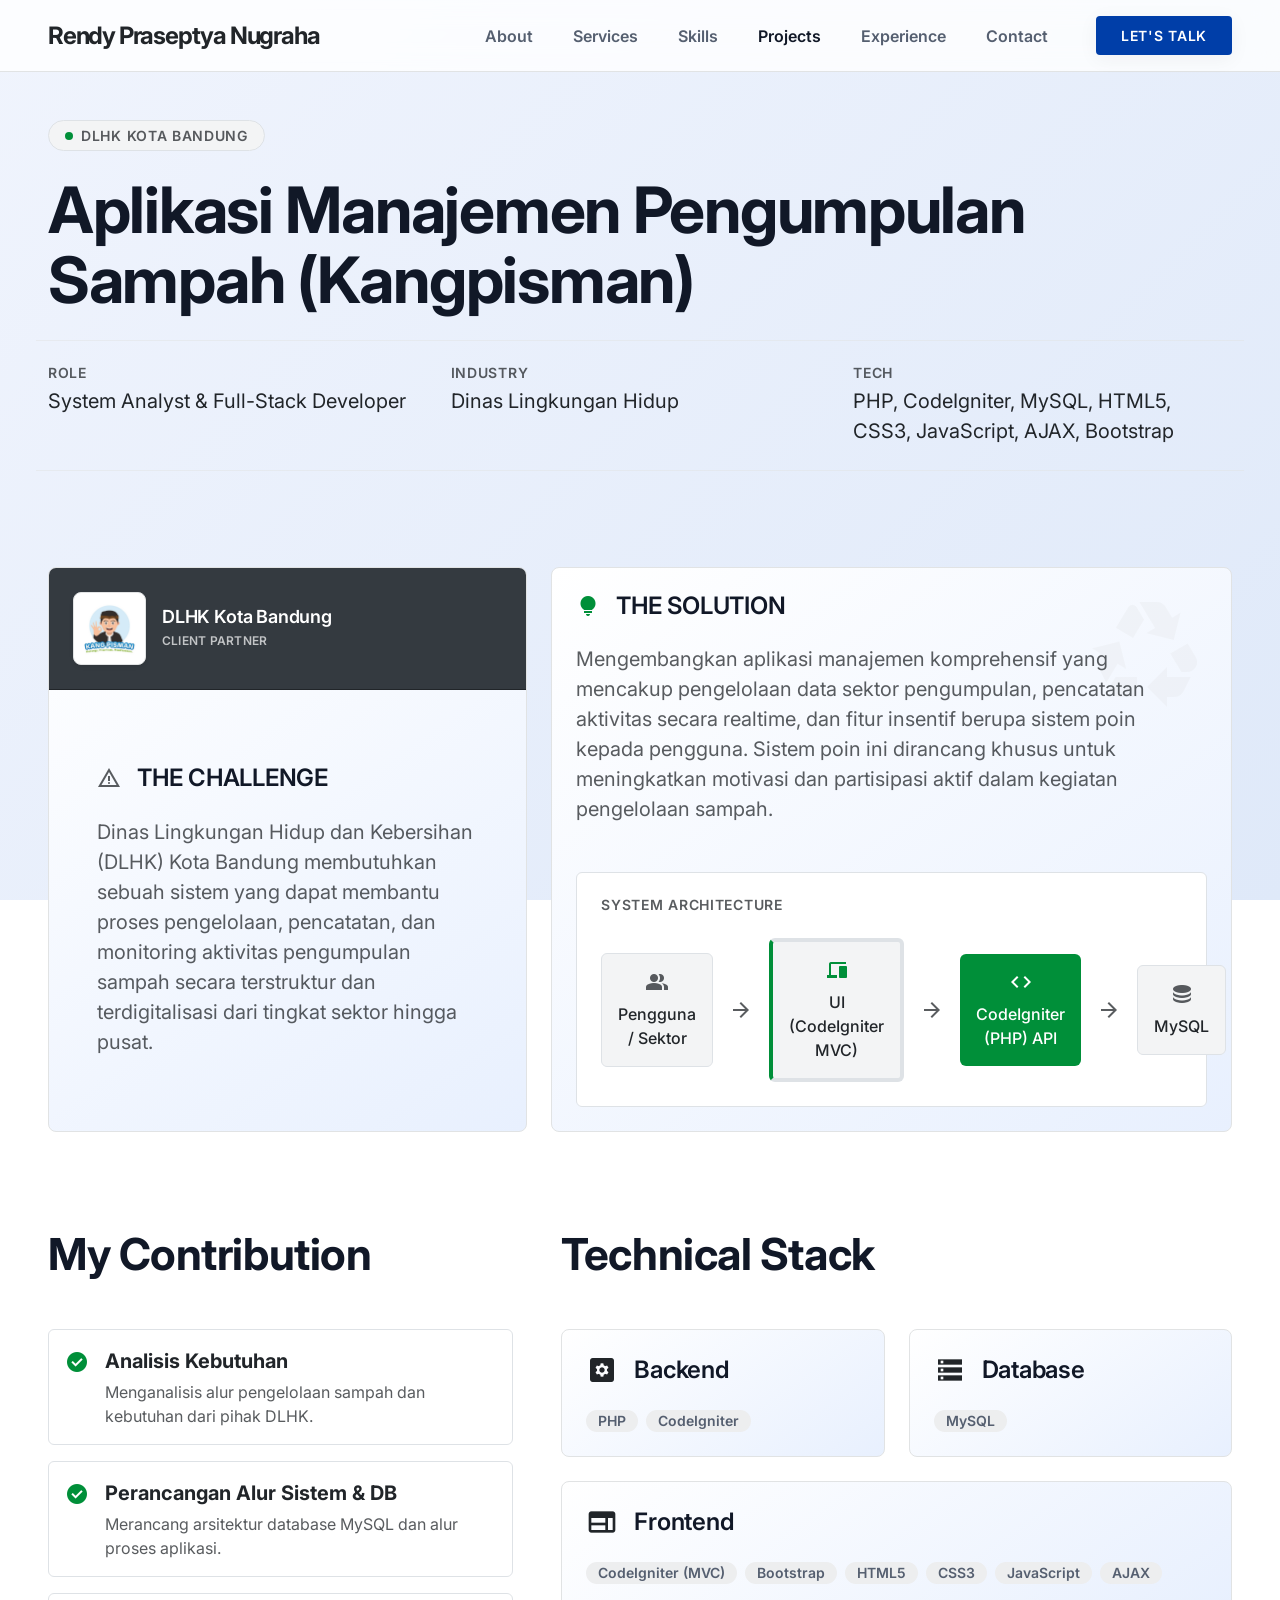
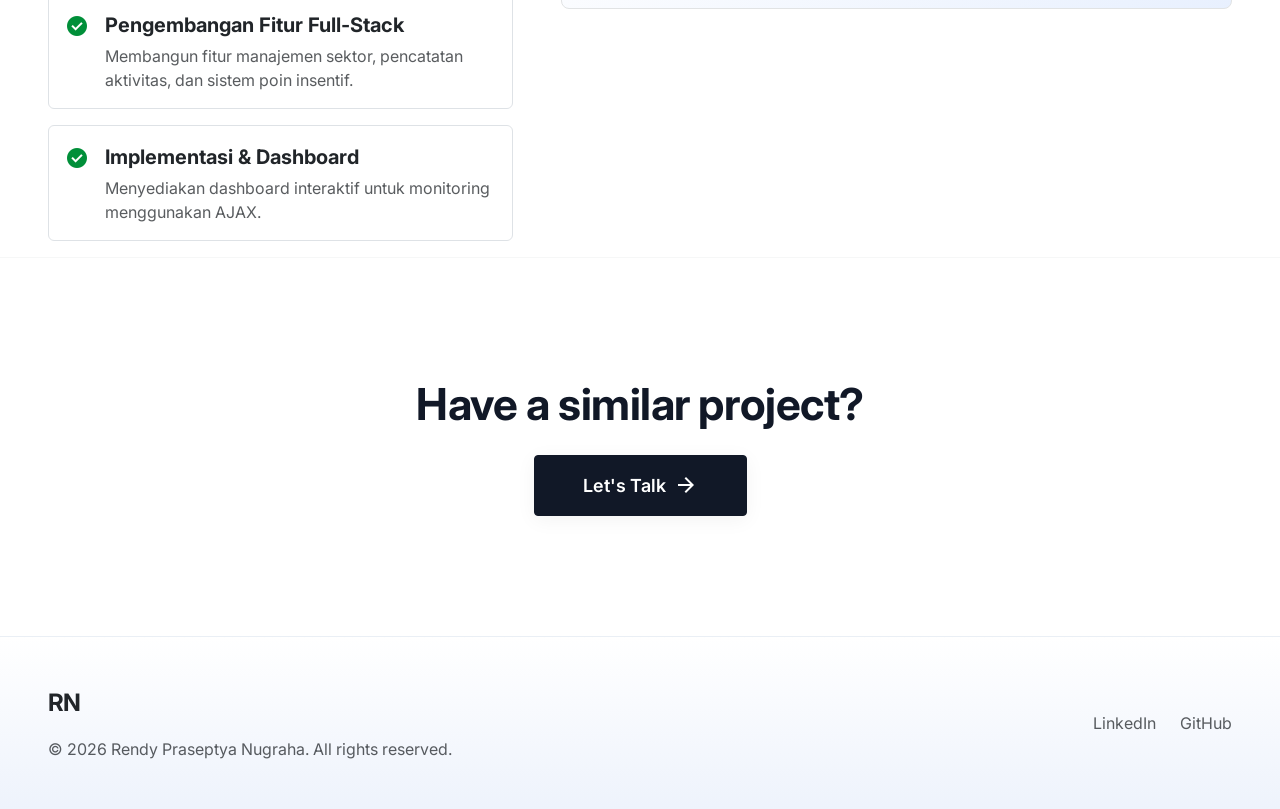
<file: kangpisman-detail.html>
<!DOCTYPE html>
<html lang="en">

<head>
    <meta charset="UTF-8">
    <meta name="viewport" content="width=device-width, initial-scale=1.0">
    <title>Kangpisman App - Case Study | Rendy Praseptya Nugraha</title>
    <!-- Google Fonts -->
    <link rel="preconnect" href="https://fonts.googleapis.com">
    <link rel="preconnect" href="https://fonts.gstatic.com" crossorigin>
    <link href="https://fonts.googleapis.com/css2?family=Inter:wght@400;600;700&display=swap" rel="stylesheet">
    <!-- Material Symbols -->
    <link href="https://fonts.googleapis.com/css2?family=Material+Symbols+Outlined:wght,FILL@100..700,0..1&display=swap"
        rel="stylesheet">
    <!-- Bootstrap 5 CSS CDN -->
    <link href="https://cdn.jsdelivr.net/npm/bootstrap@5.3.2/dist/css/bootstrap.min.css" rel="stylesheet">

    <link rel="stylesheet" href="Style/index.css">
</head>

<body>

    <!-- TopNavBar -->
    <nav class="navbar navbar-expand-lg fixed-top navbar-glass">
        <div class="container-fluid px-4 px-lg-5">
            <a class="navbar-brand text-dark" href="index.html">Rendy Praseptya Nugraha</a>
            <button class="navbar-toggler border-0 shadow-none text-dark" type="button" data-bs-toggle="collapse"
                data-bs-target="#navbarNav">
                <span class="material-symbols-outlined">menu</span>
            </button>
            <div class="collapse navbar-collapse justify-content-end" id="navbarNav">
                <ul class="navbar-nav align-items-center mb-2 mb-lg-0 gap-lg-4">
                    <li class="nav-item"><a class="nav-link" href="index.html#about">About</a></li>
                    <li class="nav-item"><a class="nav-link" href="index.html#services">Services</a></li>
                    <li class="nav-item"><a class="nav-link" href="index.html#skills">Skills</a></li>
                    <li class="nav-item"><a class="nav-link active" href="index.html#projects">Projects</a></li>
                    <li class="nav-item"><a class="nav-link" href="index.html#experience">Experience</a></li>
                    <li class="nav-item"><a class="nav-link" href="index.html#contact">Contact</a></li>
                    <li class="nav-item ms-lg-3 mt-3 mt-lg-0">
                        <a href="index.html#contact" class="btn btn-accent rounded-1 label-sm">Let's Talk</a>
                    </li>
                </ul>
            </div>
        </div>
    </nav>

    <main style="padding-top: 120px;">
        <!-- Hero Section -->
        <section class="container-fluid px-4 px-lg-5 pb-5">
            <div class="mx-auto">
                <div class="d-inline-flex align-items-center gap-2 px-3 py-1 rounded-pill mb-4 border"
                    style="background-color: var(--surface-container-low); border-color: var(--border-light);">
                    <span class="rounded-circle" style="width: 8px; height: 8px; background-color: #008f39;"></span>
                    <span class="label-sm text-muted mb-0">DLHK Kota Bandung</span>
                </div>
                <h1 class="display-hero mb-4">Aplikasi Manajemen Pengumpulan Sampah (Kangpisman)</h1>

                <div class="row py-4 border-top border-bottom"
                    style="border-color: rgba(225, 227, 228, 0.5) !important;">
                    <div class="col-md-4 mb-3 mb-md-0">
                        <h3 class="label-sm text-muted mb-1">Role</h3>
                        <p class="fs-5 text-dark font-medium mb-0">System Analyst &amp; Full-Stack Developer</p>
                    </div>
                    <div class="col-md-4 mb-3 mb-md-0">
                        <h3 class="label-sm text-muted mb-1">Industry</h3>
                        <p class="fs-5 text-dark font-medium mb-0">Dinas Lingkungan Hidup</p>
                    </div>
                    <div class="col-md-4">
                        <h3 class="label-sm text-muted mb-1">Tech</h3>
                        <p class="fs-5 text-dark font-medium mb-0">PHP, CodeIgniter, MySQL, HTML5, CSS3, JavaScript,
                            AJAX, Bootstrap</p>
                    </div>
                </div>
            </div>
        </section>


        <!-- The Challenge & Solution Bento Grid -->
        <section class="container-fluid px-4 px-lg-5 mt-5">
            <div class="row g-4">
                <!-- Challenge -->
                <div class="col-md-5 d-flex">
                    <div class="feature-card w-100 d-flex flex-column p-0 overflow-hidden">

                        <!-- Client Header Banner -->
                        <div class="w-100 d-flex align-items-center p-4 border-bottom"
                            style="background-color: #343a40; border-color: #212529 !important;">
                            <div class="d-flex align-items-center gap-3">
                                <div class="p-2 rounded-3 shadow-sm bg-white border"
                                    style="border-color: var(--border-light) !important;">
                                    <img alt="Kangpisman Logo"
                                        style="object-fit: contain; max-height: 55px; min-width: 55px;"
                                        src="Assets/logo-apps/logo_kangpisman.jpg">
                                </div>
                                <div>
                                    <h3 class="title-lg mb-1 text-white" style="font-size: 18px;">DLHK Kota Bandung</h3>
                                    <p class="label-sm mb-0"
                                        style="color: rgba(255, 255, 255, 0.7); font-size: 12px; letter-spacing: 0.02em;">
                                        CLIENT PARTNER</p>
                                </div>
                            </div>
                        </div>

                        <!-- Challenge Content -->
                        <div class="p-4 p-lg-5 d-flex flex-column flex-grow-1 justify-content-center">
                            <h2 class="title-lg mb-4 d-flex align-items-center gap-3">
                                <span class="material-symbols-outlined text-muted"
                                    style="font-variation-settings: 'FILL' 0;">warning</span>
                                THE CHALLENGE
                            </h2>
                            <p class="fs-5 text-muted leading-relaxed mb-0">
                                Dinas Lingkungan Hidup dan Kebersihan (DLHK) Kota Bandung membutuhkan sebuah sistem yang
                                dapat membantu proses pengelolaan, pencatatan, dan monitoring aktivitas pengumpulan
                                sampah
                                secara terstruktur dan terdigitalisasi dari tingkat sektor hingga pusat.
                            </p>
                        </div>

                    </div>
                </div>
                <!-- Solution -->
                <div class="col-md-7 d-flex">
                    <div class="feature-card w-100 position-relative overflow-hidden">
                        <div class="position-absolute top-0 end-0 p-4 opacity-25">
                            <span class="material-symbols-outlined"
                                style="font-size: 120px; color: var(--border-light);">recycling</span>
                        </div>
                        <h2 class="title-lg mb-4 position-relative z-1 d-flex align-items-center gap-3">
                            <span class="material-symbols-outlined"
                                style="color: #008f39; font-variation-settings: 'FILL' 1;">lightbulb</span>
                            THE SOLUTION
                        </h2>
                        <p class="fs-5 text-muted leading-relaxed mb-5 position-relative z-1">
                            Mengembangkan aplikasi manajemen komprehensif yang mencakup pengelolaan data sektor
                            pengumpulan, pencatatan aktivitas secara realtime, dan fitur insentif berupa sistem poin
                            kepada pengguna. Sistem poin ini dirancang khusus untuk meningkatkan motivasi dan
                            partisipasi aktif dalam kegiatan pengelolaan sampah.
                        </p>

                        <!-- Architecture Diagram -->
                        <div class="bg-white border rounded p-4 position-relative z-1"
                            style="border-color: var(--border-light);">
                            <h3 class="label-sm text-muted mb-4 text-uppercase">System Architecture</h3>
                            <div
                                class="d-flex flex-column flex-md-row align-items-center justify-content-between gap-3 text-center">
                                <div class="p-3 rounded w-100 border"
                                    style="background-color: var(--surface-container-low); border-color: rgba(225, 227, 228, 0.4);">
                                    <span class="material-symbols-outlined mb-2 d-block text-muted">group</span>
                                    <span class="fs-6 fw-medium text-dark">Pengguna / Sektor</span>
                                </div>
                                <span
                                    class="material-symbols-outlined text-muted d-none d-md-block">arrow_forward</span>
                                <span
                                    class="material-symbols-outlined text-muted d-block d-md-none">arrow_downward</span>

                                <div class="p-3 rounded w-100 border border-start border-4"
                                    style="background-color: var(--surface-container-low); border-color: rgba(225, 227, 228, 0.4); border-left-color: #008f39 !important;">
                                    <span class="material-symbols-outlined mb-2 d-block"
                                        style="color: #008f39;">devices</span>
                                    <span class="fs-6 fw-medium text-dark">UI (CodeIgniter MVC)</span>
                                </div>
                                <span
                                    class="material-symbols-outlined text-muted d-none d-md-block">arrow_forward</span>
                                <span
                                    class="material-symbols-outlined text-muted d-block d-md-none">arrow_downward</span>

                                <div class="p-3 rounded w-100" style="background-color: #008f39; color: #fff;">
                                    <span class="material-symbols-outlined mb-2 d-block">code</span>
                                    <span class="fs-6 fw-medium">CodeIgniter (PHP) API</span>
                                </div>
                                <span
                                    class="material-symbols-outlined text-muted d-none d-md-block">arrow_forward</span>
                                <span
                                    class="material-symbols-outlined text-muted d-block d-md-none">arrow_downward</span>

                                <div class="p-3 rounded w-100 border"
                                    style="background-color: var(--surface-container-low); border-color: rgba(225, 227, 228, 0.4);">
                                    <span class="material-symbols-outlined mb-2 d-block text-muted">database</span>
                                    <span class="fs-6 fw-medium text-dark">MySQL</span>
                                </div>
                            </div>
                        </div>
                    </div>
                </div>
            </div>
        </section>

        <!-- Contribution & Tech Stack -->
        <section class="container-fluid px-4 px-lg-5 mt-5 pt-5">
            <div class="row g-5">
                <!-- Contribution -->
                <div class="col-lg-5">
                    <h2 class="headline-section mb-5">My Contribution</h2>
                    <ul class="list-unstyled">
                        <li
                            class="d-flex align-items-start gap-3 p-3 rounded hover-bg-subtle transition-colors mb-3 border border-transparent">
                            <span class="material-symbols-outlined mt-1"
                                style="color: #008f39; font-variation-settings: 'FILL' 1;">check_circle</span>
                            <div>
                                <strong class="d-block fs-5 text-dark mb-1">Analisis Kebutuhan</strong>
                                <p class="text-muted mb-0">Menganalisis alur pengelolaan sampah dan kebutuhan dari pihak
                                    DLHK.
                                </p>
                            </div>
                        </li>
                        <li
                            class="d-flex align-items-start gap-3 p-3 rounded hover-bg-subtle transition-colors mb-3 border border-transparent">
                            <span class="material-symbols-outlined mt-1"
                                style="color: #008f39; font-variation-settings: 'FILL' 1;">check_circle</span>
                            <div>
                                <strong class="d-block fs-5 text-dark mb-1">Perancangan Alur Sistem &amp; DB</strong>
                                <p class="text-muted mb-0">Merancang arsitektur database MySQL dan alur proses aplikasi.
                                </p>
                            </div>
                        </li>
                        <li
                            class="d-flex align-items-start gap-3 p-3 rounded hover-bg-subtle transition-colors mb-3 border border-transparent">
                            <span class="material-symbols-outlined mt-1"
                                style="color: #008f39; font-variation-settings: 'FILL' 1;">check_circle</span>
                            <div>
                                <strong class="d-block fs-5 text-dark mb-1">Pengembangan Fitur Full-Stack</strong>
                                <p class="text-muted mb-0">Membangun fitur manajemen sektor, pencatatan aktivitas, dan
                                    sistem poin insentif.</p>
                            </div>
                        </li>
                        <li
                            class="d-flex align-items-start gap-3 p-3 rounded hover-bg-subtle transition-colors mb-3 border border-transparent">
                            <span class="material-symbols-outlined mt-1"
                                style="color: #008f39; font-variation-settings: 'FILL' 1;">check_circle</span>
                            <div>
                                <strong class="d-block fs-5 text-dark mb-1">Implementasi &amp; Dashboard</strong>
                                <p class="text-muted mb-0">Menyediakan dashboard interaktif untuk monitoring menggunakan
                                    AJAX.</p>
                            </div>
                        </li>
                    </ul>
                </div>

                <!-- Tech Stack -->
                <div class="col-lg-7">
                    <h2 class="headline-section mb-5">Technical Stack</h2>
                    <div class="row g-4">
                        <!-- Backend -->
                        <div class="col-sm-6 d-flex">
                            <div class="feature-card w-100">
                                <div class="d-flex align-items-center gap-3 mb-4">
                                    <span class="material-symbols-outlined fs-2 text-dark">settings_applications</span>
                                    <h3 class="title-lg mb-0">Backend</h3>
                                </div>
                                <div class="d-flex flex-wrap gap-2">
                                    <span class="badge badge-skill">PHP</span>
                                    <span class="badge badge-skill">CodeIgniter</span>
                                </div>
                            </div>
                        </div>
                        <!-- Database -->
                        <div class="col-sm-6 d-flex">
                            <div class="feature-card w-100">
                                <div class="d-flex align-items-center gap-3 mb-4">
                                    <span class="material-symbols-outlined fs-2 text-dark">storage</span>
                                    <h3 class="title-lg mb-0">Database</h3>
                                </div>
                                <div class="d-flex flex-wrap gap-2">
                                    <span class="badge badge-skill">MySQL</span>
                                </div>
                            </div>
                        </div>
                        <!-- Frontend -->
                        <div class="col-12 d-flex">
                            <div class="feature-card w-100">
                                <div class="d-flex align-items-center gap-3 mb-4">
                                    <span class="material-symbols-outlined fs-2 text-dark">web</span>
                                    <h3 class="title-lg mb-0">Frontend</h3>
                                </div>
                                <div class="d-flex flex-wrap gap-2">
                                    <span class="badge badge-skill">CodeIgniter (MVC)</span>
                                    <span class="badge badge-skill">Bootstrap</span>
                                    <span class="badge badge-skill">HTML5</span>
                                    <span class="badge badge-skill">CSS3</span>
                                    <span class="badge badge-skill">JavaScript</span>
                                    <span class="badge badge-skill">AJAX</span>
                                </div>
                            </div>
                        </div>
                    </div>
                </div>
            </div>
        </section>

        <!-- CTA -->
        <section class="text-center section-gap border-t-subtle">
            <div class="container-fluid px-4 px-lg-5">
                <h2 class="headline-section mb-4">Have a similar project?</h2>
                <a href="index.html#contact"
                    class="btn btn-primary-custom d-inline-flex align-items-center gap-2 py-3 px-5"
                    style="font-size: 18px;">
                    Let's Talk
                    <span class="material-symbols-outlined">arrow_forward</span>
                </a>
            </div>
        </section>
    </main>

    <!-- Footer -->
    <footer class="border-t-subtle py-5" style="background: var(--bg-gradient-surface);">
        <div class="container-fluid px-4 px-lg-5">
            <div class="d-flex flex-column flex-md-row justify-content-between align-items-md-center gap-4">
                <div>
                    <a class="navbar-brand text-dark d-block mb-3" href="index.html">RN</a>
                    <p class="text-muted mb-0">&copy; 2026 Rendy Praseptya Nugraha. All rights reserved.</p>
                </div>
                <div class="d-flex flex-wrap gap-4">
                    <a href="https://www.linkedin.com/in/rendy-praseptya-nugraha-486aaa291/" target="_blank" class="text-muted text-decoration-none hover-dark">LinkedIn</a>
                    <a href="https://github.com/Renddevs" target="_blank" class="text-muted text-decoration-none hover-dark">GitHub</a>
                </div>
            </div>
        </div>
    </footer>

    <!-- Bootstrap JS -->
    <script src="https://cdn.jsdelivr.net/npm/bootstrap@5.3.2/dist/js/bootstrap.bundle.min.js"></script>
</body>

</html>
</file>
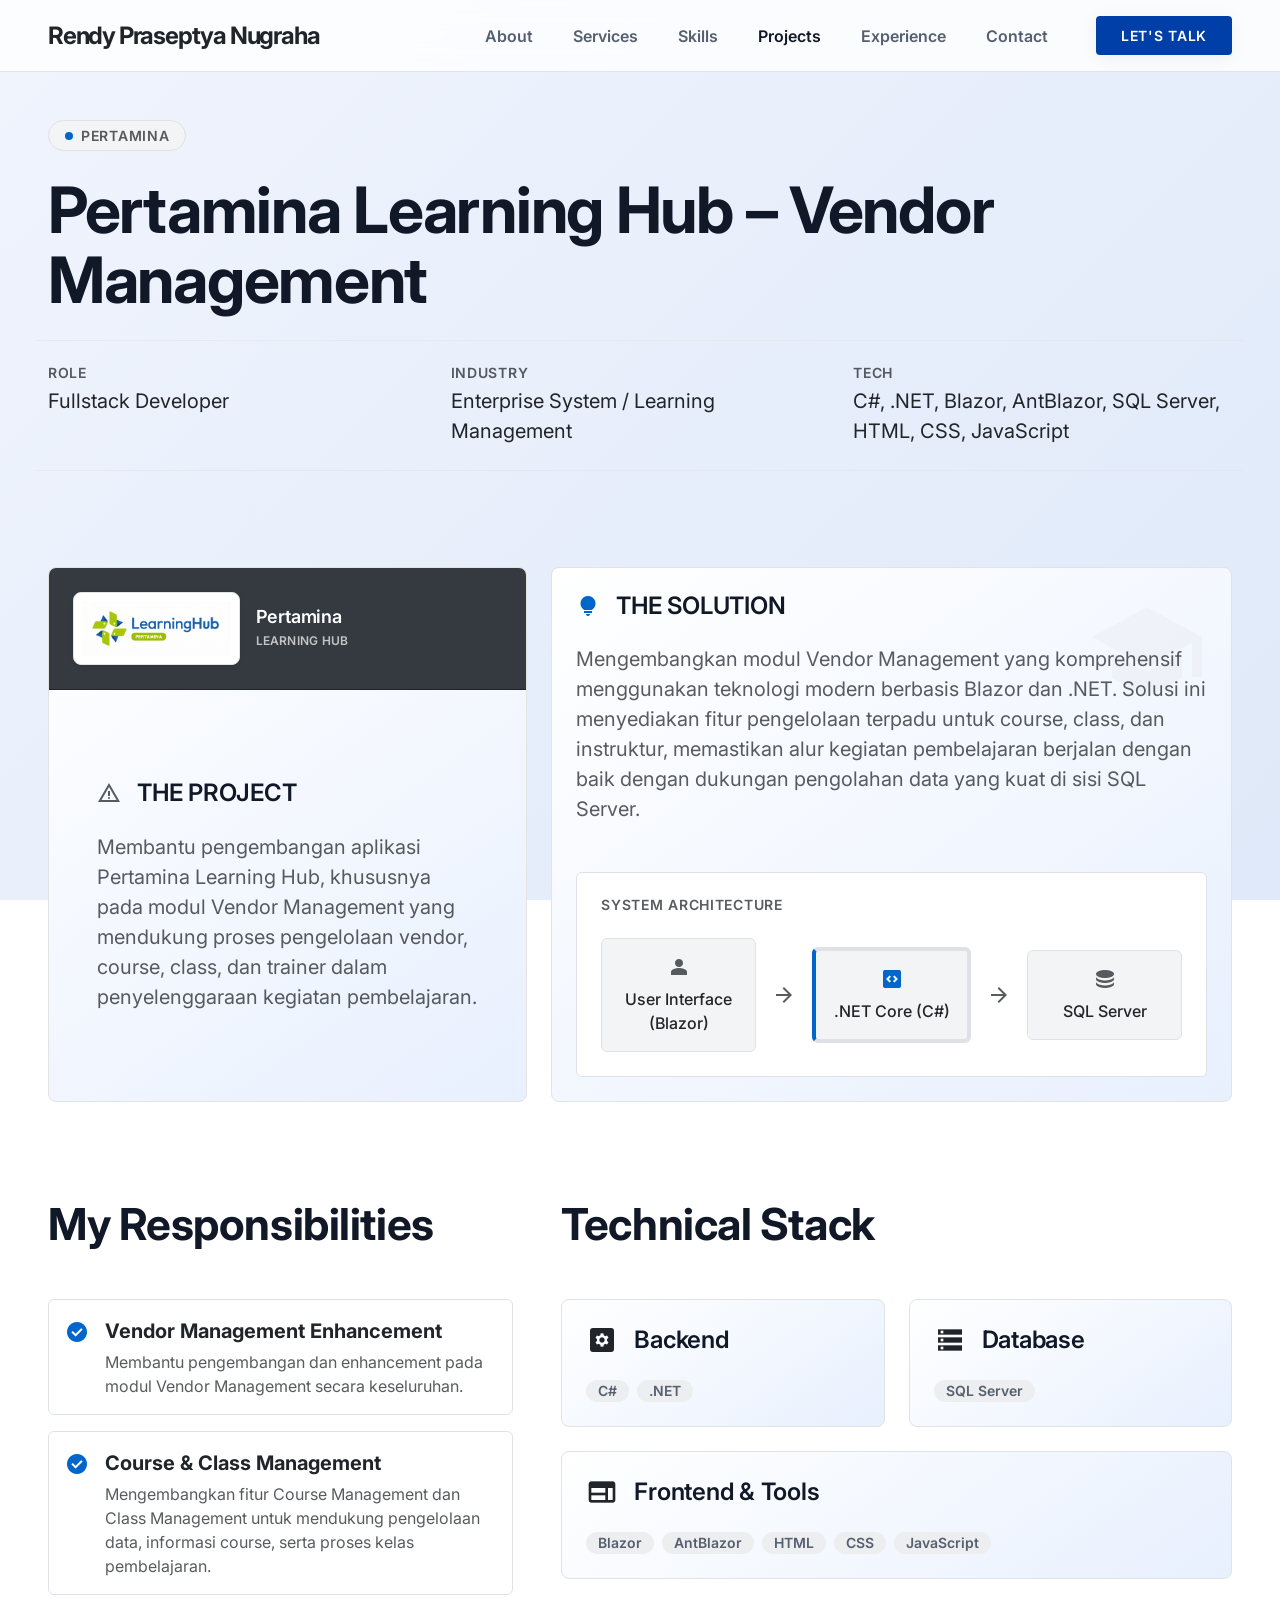
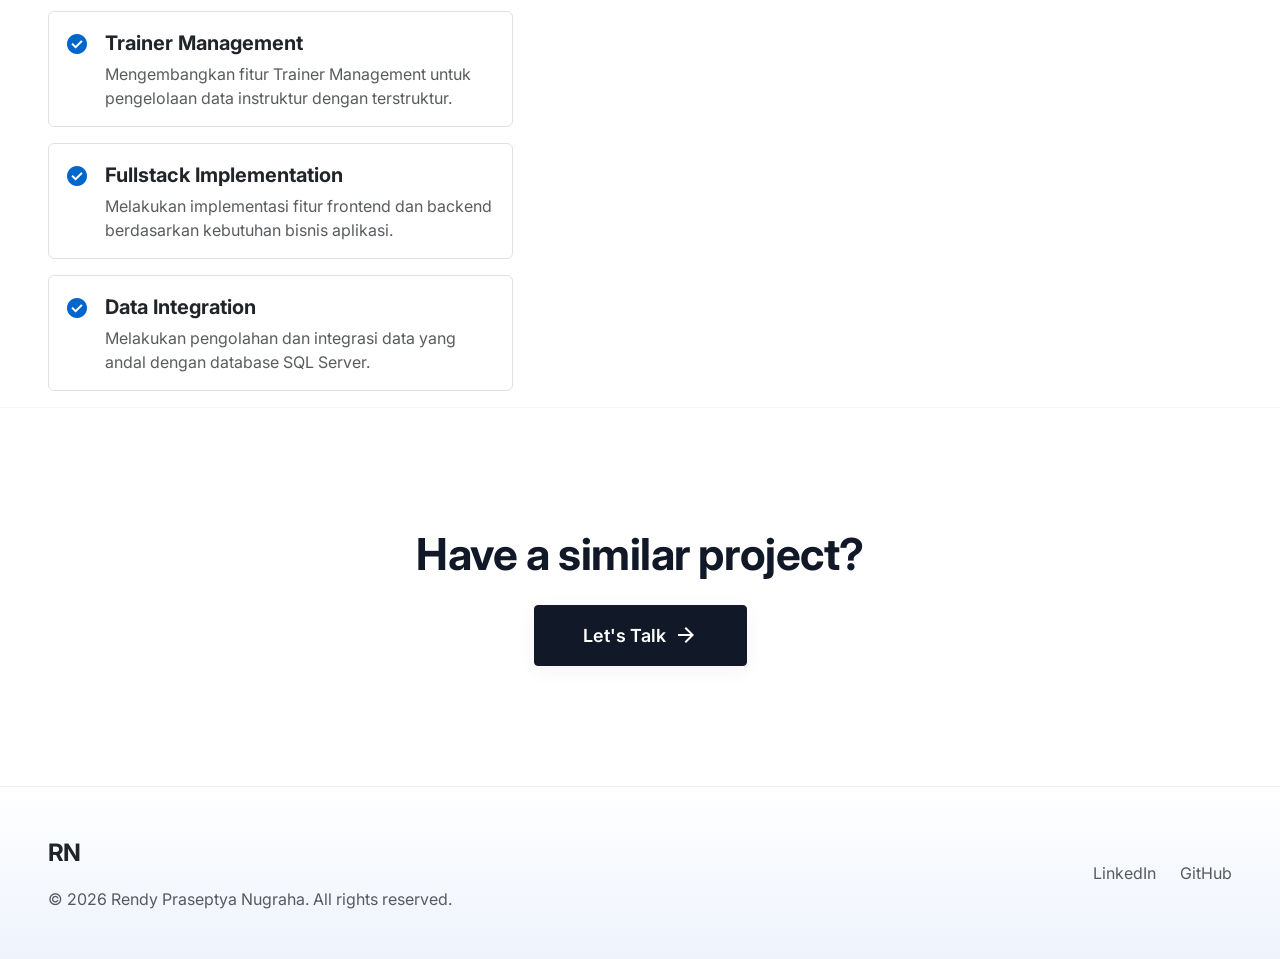
<file: pertamina-learning-hub-detail.html>
<!DOCTYPE html>
<html lang="en">

<head>
    <meta charset="UTF-8">
    <meta name="viewport" content="width=device-width, initial-scale=1.0">
    <title>Pertamina Learning Hub - Vendor Management | Rendy Praseptya Nugraha</title>
    <!-- Google Fonts -->
    <link rel="preconnect" href="https://fonts.googleapis.com">
    <link rel="preconnect" href="https://fonts.gstatic.com" crossorigin>
    <link href="https://fonts.googleapis.com/css2?family=Inter:wght@400;600;700&display=swap" rel="stylesheet">
    <!-- Material Symbols -->
    <link href="https://fonts.googleapis.com/css2?family=Material+Symbols+Outlined:wght,FILL@100..700,0..1&display=swap"
        rel="stylesheet">
    <!-- Bootstrap 5 CSS CDN -->
    <link href="https://cdn.jsdelivr.net/npm/bootstrap@5.3.2/dist/css/bootstrap.min.css" rel="stylesheet">

    <link rel="stylesheet" href="Style/index.css">
</head>

<body>

    <!-- TopNavBar -->
    <nav class="navbar navbar-expand-lg fixed-top navbar-glass">
        <div class="container-fluid px-4 px-lg-5">
            <a class="navbar-brand text-dark" href="index.html">Rendy Praseptya Nugraha</a>
            <button class="navbar-toggler border-0 shadow-none text-dark" type="button" data-bs-toggle="collapse"
                data-bs-target="#navbarNav">
                <span class="material-symbols-outlined">menu</span>
            </button>
            <div class="collapse navbar-collapse justify-content-end" id="navbarNav">
                <ul class="navbar-nav align-items-center mb-2 mb-lg-0 gap-lg-4">
                    <li class="nav-item"><a class="nav-link" href="index.html#about">About</a></li>
                    <li class="nav-item"><a class="nav-link" href="index.html#services">Services</a></li>
                    <li class="nav-item"><a class="nav-link" href="index.html#skills">Skills</a></li>
                    <li class="nav-item"><a class="nav-link active" href="index.html#projects">Projects</a></li>
                    <li class="nav-item"><a class="nav-link" href="index.html#experience">Experience</a></li>
                    <li class="nav-item"><a class="nav-link" href="index.html#contact">Contact</a></li>
                    <li class="nav-item ms-lg-3 mt-3 mt-lg-0">
                        <a href="index.html#contact" class="btn btn-accent rounded-1 label-sm">Let's Talk</a>
                    </li>
                </ul>
            </div>
        </div>
    </nav>

    <main style="padding-top: 120px;">
        <!-- Hero Section -->
        <section class="container-fluid px-4 px-lg-5 pb-5">
            <div class="mx-auto">
                <div class="d-inline-flex align-items-center gap-2 px-3 py-1 rounded-pill mb-4 border"
                    style="background-color: var(--surface-container-low); border-color: var(--border-light);">
                    <span class="rounded-circle" style="width: 8px; height: 8px; background-color: #0066cc;"></span>
                    <span class="label-sm text-muted mb-0">Pertamina</span>
                </div>
                <h1 class="display-hero mb-4">Pertamina Learning Hub – Vendor Management</h1>

                <div class="row py-4 border-top border-bottom"
                    style="border-color: rgba(225, 227, 228, 0.5) !important;">
                    <div class="col-md-4 mb-3 mb-md-0">
                        <h3 class="label-sm text-muted mb-1">Role</h3>
                        <p class="fs-5 text-dark font-medium mb-0">Fullstack Developer</p>
                    </div>
                    <div class="col-md-4 mb-3 mb-md-0">
                        <h3 class="label-sm text-muted mb-1">Industry</h3>
                        <p class="fs-5 text-dark font-medium mb-0">Enterprise System / Learning Management</p>
                    </div>
                    <div class="col-md-4">
                        <h3 class="label-sm text-muted mb-1">Tech</h3>
                        <p class="fs-5 text-dark font-medium mb-0">C#, .NET, Blazor, AntBlazor, SQL Server, HTML, CSS, JavaScript</p>
                    </div>
                </div>
            </div>
        </section>


        <!-- The Challenge & Solution Bento Grid -->
        <section class="container-fluid px-4 px-lg-5 mt-5">
            <div class="row g-4">
                <!-- Challenge -->
                <div class="col-md-5 d-flex">
                    <div class="feature-card w-100 d-flex flex-column p-0 overflow-hidden">

                        <!-- Client Header Banner -->
                        <div class="w-100 d-flex align-items-center p-4 border-bottom"
                            style="background-color: #343a40; border-color: #212529 !important;">
                            <div class="d-flex align-items-center gap-3">
                                <div class="p-2 rounded-3 shadow-sm bg-white border"
                                    style="border-color: var(--border-light) !important;">
                                    <img alt="Pertamina Logo"
                                        style="object-fit: contain; max-height: 55px; min-width: 55px;"
                                        src="Assets/logo-apps/logo_learning_hub_pertamina.jpg">
                                </div>
                                <div>
                                    <h3 class="title-lg mb-1 text-white" style="font-size: 18px;">Pertamina</h3>
                                    <p class="label-sm mb-0"
                                        style="color: rgba(255, 255, 255, 0.7); font-size: 12px; letter-spacing: 0.02em;">
                                        LEARNING HUB</p>
                                </div>
                            </div>
                        </div>

                        <!-- Challenge Content -->
                        <div class="p-4 p-lg-5 d-flex flex-column flex-grow-1 justify-content-center">
                            <h2 class="title-lg mb-4 d-flex align-items-center gap-3">
                                <span class="material-symbols-outlined text-muted"
                                    style="font-variation-settings: 'FILL' 0;">warning</span>
                                THE PROJECT
                            </h2>
                            <p class="fs-5 text-muted leading-relaxed mb-0">
                                Membantu pengembangan aplikasi Pertamina Learning Hub, khususnya pada modul Vendor Management yang mendukung proses pengelolaan vendor, course, class, dan trainer dalam penyelenggaraan kegiatan pembelajaran.
                            </p>
                        </div>

                    </div>
                </div>
                <!-- Solution -->
                <div class="col-md-7 d-flex">
                    <div class="feature-card w-100 position-relative overflow-hidden">
                        <div class="position-absolute top-0 end-0 p-4 opacity-25">
                            <span class="material-symbols-outlined"
                                style="font-size: 120px; color: var(--border-light);">school</span>
                        </div>
                        <h2 class="title-lg mb-4 position-relative z-1 d-flex align-items-center gap-3">
                            <span class="material-symbols-outlined"
                                style="color: #0066cc; font-variation-settings: 'FILL' 1;">lightbulb</span>
                            THE SOLUTION
                        </h2>
                        <p class="fs-5 text-muted leading-relaxed mb-5 position-relative z-1">
                            Mengembangkan modul Vendor Management yang komprehensif menggunakan teknologi modern berbasis Blazor dan .NET. Solusi ini menyediakan fitur pengelolaan terpadu untuk course, class, dan instruktur, memastikan alur kegiatan pembelajaran berjalan dengan baik dengan dukungan pengolahan data yang kuat di sisi SQL Server.
                        </p>

                        <!-- Architecture Diagram -->
                        <div class="bg-white border rounded p-4 position-relative z-1"
                            style="border-color: var(--border-light);">
                            <h3 class="label-sm text-muted mb-4 text-uppercase">System Architecture</h3>
                            <div
                                class="d-flex flex-column flex-md-row align-items-center justify-content-between gap-3 text-center">
                                <div class="p-3 rounded w-100 border"
                                    style="background-color: var(--surface-container-low); border-color: rgba(225, 227, 228, 0.4);">
                                    <span class="material-symbols-outlined mb-2 d-block text-muted">person</span>
                                    <span class="fs-6 fw-medium text-dark">User Interface (Blazor)</span>
                                </div>
                                <span
                                    class="material-symbols-outlined text-muted d-none d-md-block">arrow_forward</span>
                                <span
                                    class="material-symbols-outlined text-muted d-block d-md-none">arrow_downward</span>

                                <div class="p-3 rounded w-100 border border-start border-4"
                                    style="background-color: var(--surface-container-low); border-color: rgba(225, 227, 228, 0.4); border-left-color: #0066cc !important;">
                                    <span class="material-symbols-outlined mb-2 d-block"
                                        style="color: #0066cc;">code_blocks</span>
                                    <span class="fs-6 fw-medium text-dark">.NET Core (C#)</span>
                                </div>
                                <span
                                    class="material-symbols-outlined text-muted d-none d-md-block">arrow_forward</span>
                                <span
                                    class="material-symbols-outlined text-muted d-block d-md-none">arrow_downward</span>

                                <div class="p-3 rounded w-100 border"
                                    style="background-color: var(--surface-container-low); border-color: rgba(225, 227, 228, 0.4);">
                                    <span class="material-symbols-outlined mb-2 d-block text-muted">database</span>
                                    <span class="fs-6 fw-medium text-dark">SQL Server</span>
                                </div>
                            </div>
                        </div>
                    </div>
                </div>
            </div>
        </section>

        <!-- Contribution & Tech Stack -->
        <section class="container-fluid px-4 px-lg-5 mt-5 pt-5">
            <div class="row g-5">
                <!-- Contribution -->
                <div class="col-lg-5">
                    <h2 class="headline-section mb-5">My Responsibilities</h2>
                    <ul class="list-unstyled">
                        <li
                            class="d-flex align-items-start gap-3 p-3 rounded hover-bg-subtle transition-colors mb-3 border border-transparent">
                            <span class="material-symbols-outlined mt-1"
                                style="color: #0066cc; font-variation-settings: 'FILL' 1;">check_circle</span>
                            <div>
                                <strong class="d-block fs-5 text-dark mb-1">Vendor Management Enhancement</strong>
                                <p class="text-muted mb-0">Membantu pengembangan dan enhancement pada modul Vendor Management secara keseluruhan.</p>
                            </div>
                        </li>
                        <li
                            class="d-flex align-items-start gap-3 p-3 rounded hover-bg-subtle transition-colors mb-3 border border-transparent">
                            <span class="material-symbols-outlined mt-1"
                                style="color: #0066cc; font-variation-settings: 'FILL' 1;">check_circle</span>
                            <div>
                                <strong class="d-block fs-5 text-dark mb-1">Course & Class Management</strong>
                                <p class="text-muted mb-0">Mengembangkan fitur Course Management dan Class Management untuk mendukung pengelolaan data, informasi course, serta proses kelas pembelajaran.</p>
                            </div>
                        </li>
                        <li
                            class="d-flex align-items-start gap-3 p-3 rounded hover-bg-subtle transition-colors mb-3 border border-transparent">
                            <span class="material-symbols-outlined mt-1"
                                style="color: #0066cc; font-variation-settings: 'FILL' 1;">check_circle</span>
                            <div>
                                <strong class="d-block fs-5 text-dark mb-1">Trainer Management</strong>
                                <p class="text-muted mb-0">Mengembangkan fitur Trainer Management untuk pengelolaan data instruktur dengan terstruktur.</p>
                            </div>
                        </li>
                        <li
                            class="d-flex align-items-start gap-3 p-3 rounded hover-bg-subtle transition-colors mb-3 border border-transparent">
                            <span class="material-symbols-outlined mt-1"
                                style="color: #0066cc; font-variation-settings: 'FILL' 1;">check_circle</span>
                            <div>
                                <strong class="d-block fs-5 text-dark mb-1">Fullstack Implementation</strong>
                                <p class="text-muted mb-0">Melakukan implementasi fitur frontend dan backend berdasarkan kebutuhan bisnis aplikasi.</p>
                            </div>
                        </li>
                        <li
                            class="d-flex align-items-start gap-3 p-3 rounded hover-bg-subtle transition-colors mb-3 border border-transparent">
                            <span class="material-symbols-outlined mt-1"
                                style="color: #0066cc; font-variation-settings: 'FILL' 1;">check_circle</span>
                            <div>
                                <strong class="d-block fs-5 text-dark mb-1">Data Integration</strong>
                                <p class="text-muted mb-0">Melakukan pengolahan dan integrasi data yang andal dengan database SQL Server.</p>
                            </div>
                        </li>
                    </ul>
                </div>

                <!-- Tech Stack -->
                <div class="col-lg-7">
                    <h2 class="headline-section mb-5">Technical Stack</h2>
                    <div class="row g-4">
                        <!-- Backend -->
                        <div class="col-sm-6 d-flex">
                            <div class="feature-card w-100">
                                <div class="d-flex align-items-center gap-3 mb-4">
                                    <span class="material-symbols-outlined fs-2 text-dark">settings_applications</span>
                                    <h3 class="title-lg mb-0">Backend</h3>
                                </div>
                                <div class="d-flex flex-wrap gap-2">
                                    <span class="badge badge-skill">C#</span>
                                    <span class="badge badge-skill">.NET</span>
                                </div>
                            </div>
                        </div>
                        <!-- Database -->
                        <div class="col-sm-6 d-flex">
                            <div class="feature-card w-100">
                                <div class="d-flex align-items-center gap-3 mb-4">
                                    <span class="material-symbols-outlined fs-2 text-dark">storage</span>
                                    <h3 class="title-lg mb-0">Database</h3>
                                </div>
                                <div class="d-flex flex-wrap gap-2">
                                    <span class="badge badge-skill">SQL Server</span>
                                </div>
                            </div>
                        </div>
                        <!-- Frontend -->
                        <div class="col-12 d-flex">
                            <div class="feature-card w-100">
                                <div class="d-flex align-items-center gap-3 mb-4">
                                    <span class="material-symbols-outlined fs-2 text-dark">web</span>
                                    <h3 class="title-lg mb-0">Frontend & Tools</h3>
                                </div>
                                <div class="d-flex flex-wrap gap-2">
                                    <span class="badge badge-skill">Blazor</span>
                                    <span class="badge badge-skill">AntBlazor</span>
                                    <span class="badge badge-skill">HTML</span>
                                    <span class="badge badge-skill">CSS</span>
                                    <span class="badge badge-skill">JavaScript</span>
                                </div>
                            </div>
                        </div>
                    </div>
                </div>
            </div>
        </section>

        <!-- CTA -->
        <section class="text-center section-gap border-t-subtle">
            <div class="container-fluid px-4 px-lg-5">
                <h2 class="headline-section mb-4">Have a similar project?</h2>
                <a href="index.html#contact"
                    class="btn btn-primary-custom d-inline-flex align-items-center gap-2 py-3 px-5"
                    style="font-size: 18px;">
                    Let's Talk
                    <span class="material-symbols-outlined">arrow_forward</span>
                </a>
            </div>
        </section>
    </main>

    <!-- Footer -->
    <footer class="border-t-subtle py-5" style="background: var(--bg-gradient-surface);">
        <div class="container-fluid px-4 px-lg-5">
            <div class="d-flex flex-column flex-md-row justify-content-between align-items-md-center gap-4">
                <div>
                    <a class="navbar-brand text-dark d-block mb-3" href="index.html">RN</a>
                    <p class="text-muted mb-0">&copy; 2026 Rendy Praseptya Nugraha. All rights reserved.</p>
                </div>
                <div class="d-flex flex-wrap gap-4">
                    <a href="https://www.linkedin.com/in/rendy-praseptya-nugraha-486aaa291/" target="_blank" class="text-muted text-decoration-none hover-dark">LinkedIn</a>
                    <a href="https://github.com/Renddevs" target="_blank" class="text-muted text-decoration-none hover-dark">GitHub</a>
                </div>
            </div>
        </div>
    </footer>

    <!-- Bootstrap JS -->
    <script src="https://cdn.jsdelivr.net/npm/bootstrap@5.3.2/dist/js/bootstrap.bundle.min.js"></script>
</body>

</html>
</file>
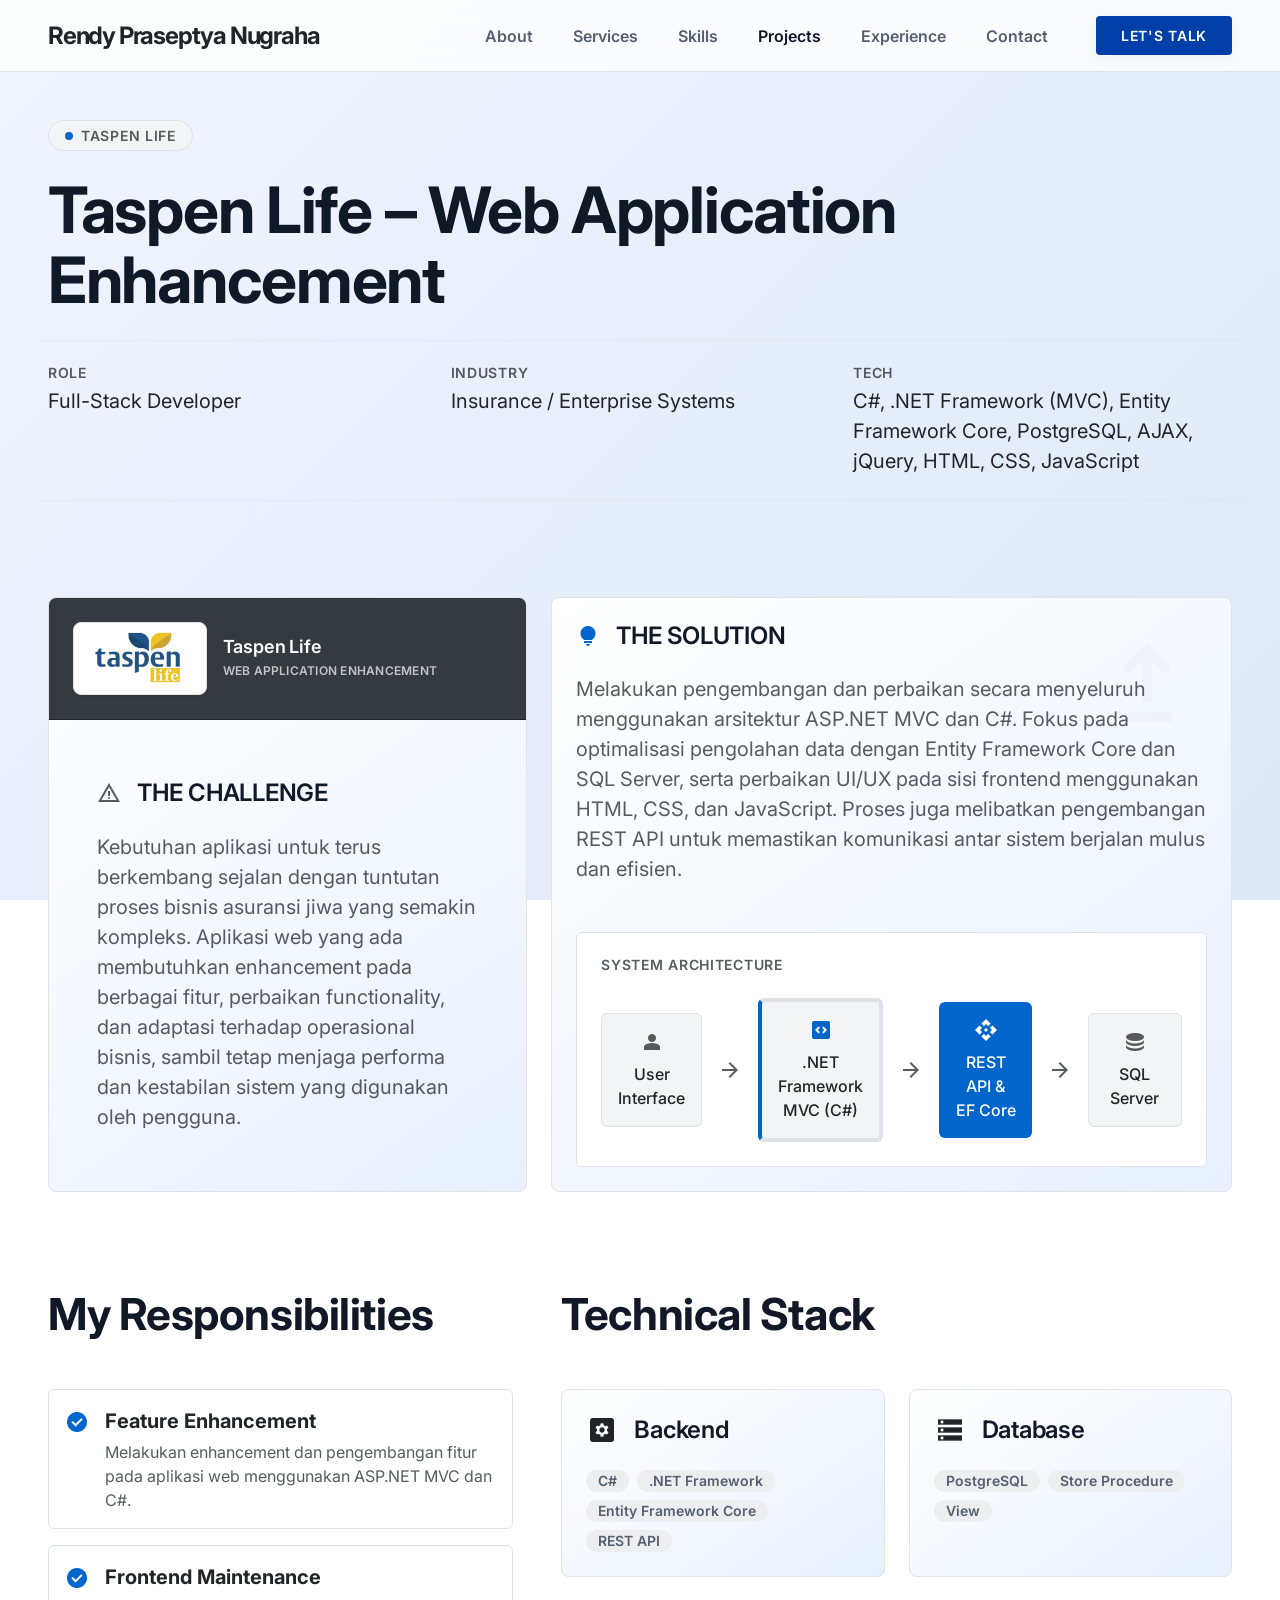
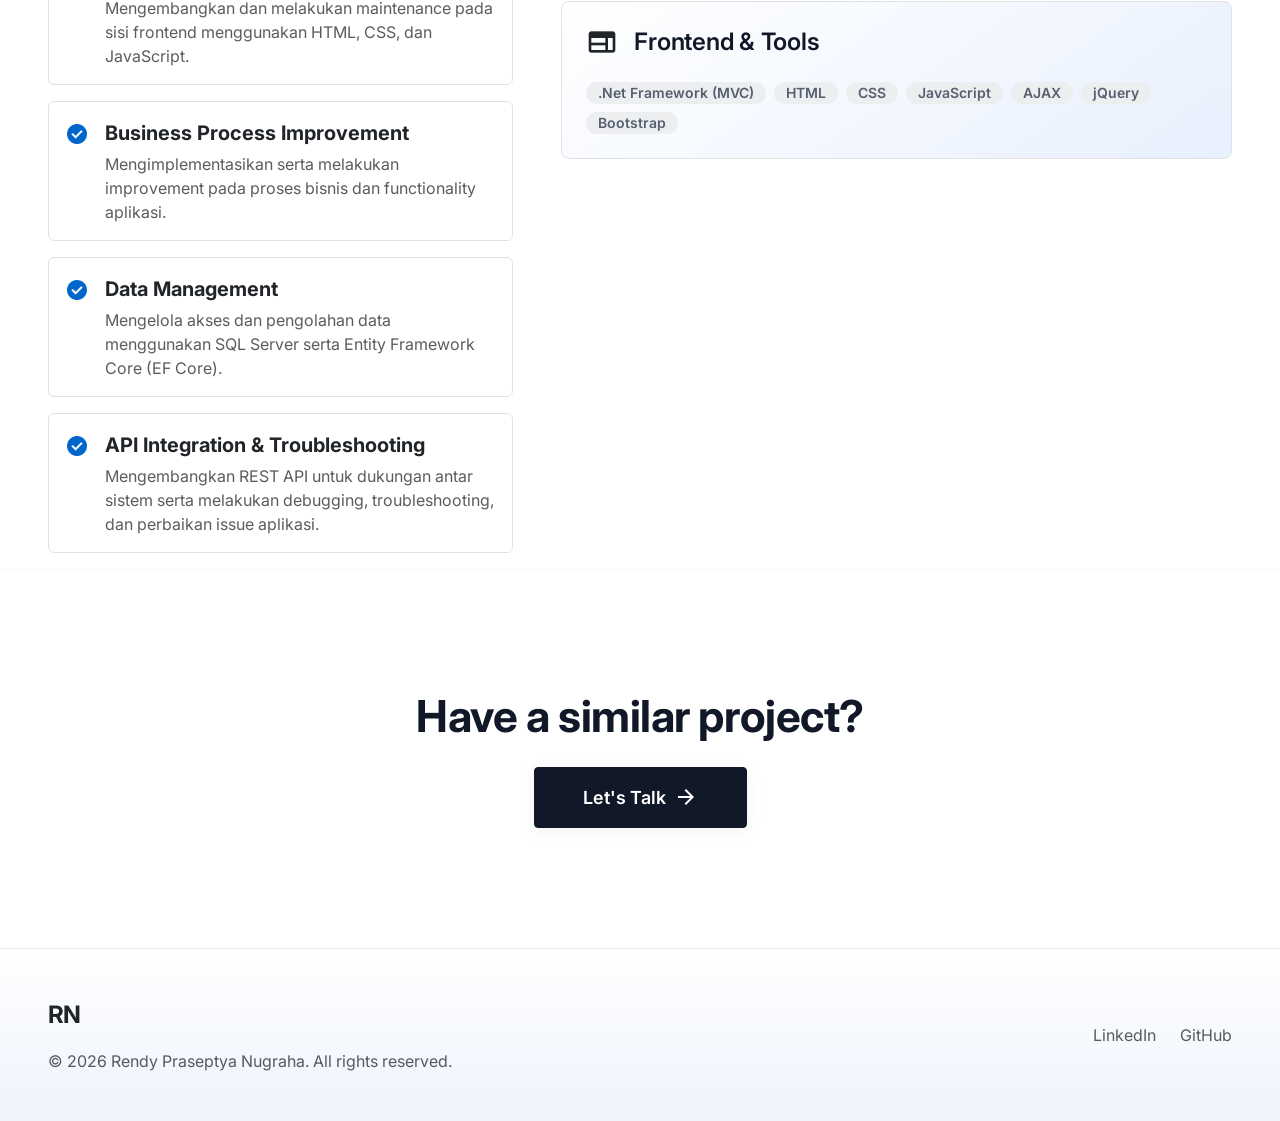
<file: taspen-life-detail.html>
<!DOCTYPE html>
<html lang="en">

<head>
    <meta charset="UTF-8">
    <meta name="viewport" content="width=device-width, initial-scale=1.0">
    <title>Taspen Life - Web Application | Rendy Praseptya Nugraha</title>
    <!-- Google Fonts -->
    <link rel="preconnect" href="https://fonts.googleapis.com">
    <link rel="preconnect" href="https://fonts.gstatic.com" crossorigin>
    <link href="https://fonts.googleapis.com/css2?family=Inter:wght@400;600;700&display=swap" rel="stylesheet">
    <!-- Material Symbols -->
    <link href="https://fonts.googleapis.com/css2?family=Material+Symbols+Outlined:wght,FILL@100..700,0..1&display=swap"
        rel="stylesheet">
    <!-- Bootstrap 5 CSS CDN -->
    <link href="https://cdn.jsdelivr.net/npm/bootstrap@5.3.2/dist/css/bootstrap.min.css" rel="stylesheet">

    <link rel="stylesheet" href="Style/index.css">
</head>

<body>

    <!-- TopNavBar -->
    <nav class="navbar navbar-expand-lg fixed-top navbar-glass">
        <div class="container-fluid px-4 px-lg-5">
            <a class="navbar-brand text-dark" href="index.html">Rendy Praseptya Nugraha</a>
            <button class="navbar-toggler border-0 shadow-none text-dark" type="button" data-bs-toggle="collapse"
                data-bs-target="#navbarNav">
                <span class="material-symbols-outlined">menu</span>
            </button>
            <div class="collapse navbar-collapse justify-content-end" id="navbarNav">
                <ul class="navbar-nav align-items-center mb-2 mb-lg-0 gap-lg-4">
                    <li class="nav-item"><a class="nav-link" href="index.html#about">About</a></li>
                    <li class="nav-item"><a class="nav-link" href="index.html#services">Services</a></li>
                    <li class="nav-item"><a class="nav-link" href="index.html#skills">Skills</a></li>
                    <li class="nav-item"><a class="nav-link active" href="index.html#projects">Projects</a></li>
                    <li class="nav-item"><a class="nav-link" href="index.html#experience">Experience</a></li>
                    <li class="nav-item"><a class="nav-link" href="index.html#contact">Contact</a></li>
                    <li class="nav-item ms-lg-3 mt-3 mt-lg-0">
                        <a href="index.html#contact" class="btn btn-accent rounded-1 label-sm">Let's Talk</a>
                    </li>
                </ul>
            </div>
        </div>
    </nav>

    <main style="padding-top: 120px;">
        <!-- Hero Section -->
        <section class="container-fluid px-4 px-lg-5 pb-5">
            <div class="mx-auto">
                <div class="d-inline-flex align-items-center gap-2 px-3 py-1 rounded-pill mb-4 border"
                    style="background-color: var(--surface-container-low); border-color: var(--border-light);">
                    <span class="rounded-circle" style="width: 8px; height: 8px; background-color: #0066cc;"></span>
                    <span class="label-sm text-muted mb-0">Taspen Life</span>
                </div>
                <h1 class="display-hero mb-4">Taspen Life &ndash; Web Application Enhancement</h1>

                <div class="row py-4 border-top border-bottom"
                    style="border-color: rgba(225, 227, 228, 0.5) !important;">
                    <div class="col-md-4 mb-3 mb-md-0">
                        <h3 class="label-sm text-muted mb-1">Role</h3>
                        <p class="fs-5 text-dark font-medium mb-0">Full-Stack Developer</p>
                    </div>
                    <div class="col-md-4 mb-3 mb-md-0">
                        <h3 class="label-sm text-muted mb-1">Industry</h3>
                        <p class="fs-5 text-dark font-medium mb-0">Insurance / Enterprise Systems</p>
                    </div>
                    <div class="col-md-4">
                        <h3 class="label-sm text-muted mb-1">Tech</h3>
                        <p class="fs-5 text-dark font-medium mb-0">C#, .NET Framework (MVC), Entity Framework Core,
                            PostgreSQL, AJAX, jQuery, HTML, CSS, JavaScript</p>
                    </div>
                </div>
            </div>
        </section>


        <!-- The Challenge & Solution Bento Grid -->
        <section class="container-fluid px-4 px-lg-5 mt-5">
            <div class="row g-4">
                <!-- Challenge -->
                <div class="col-md-5 d-flex">
                    <div class="feature-card w-100 d-flex flex-column p-0 overflow-hidden">

                        <!-- Client Header Banner -->
                        <div class="w-100 d-flex align-items-center p-4 border-bottom"
                            style="background-color: #343a40; border-color: #212529 !important;">
                            <div class="d-flex align-items-center gap-3">
                                <div class="p-2 rounded-3 shadow-sm bg-white border"
                                    style="border-color: var(--border-light) !important;">
                                    <img alt="Taspen Life Logo"
                                        style="object-fit: contain; max-height: 55px; min-width: 55px;"
                                        src="Assets/logo-apps/logo_taspen_life.png">
                                </div>
                                <div>
                                    <h3 class="title-lg mb-1 text-white" style="font-size: 18px;">Taspen Life</h3>
                                    <p class="label-sm mb-0"
                                        style="color: rgba(255, 255, 255, 0.7); font-size: 12px; letter-spacing: 0.02em;">
                                        WEB APPLICATION ENHANCEMENT</p>
                                </div>
                            </div>
                        </div>

                        <!-- Challenge Content -->
                        <div class="p-4 p-lg-5 d-flex flex-column flex-grow-1 justify-content-center">
                            <h2 class="title-lg mb-4 d-flex align-items-center gap-3">
                                <span class="material-symbols-outlined text-muted"
                                    style="font-variation-settings: 'FILL' 0;">warning</span>
                                THE CHALLENGE
                            </h2>
                            <p class="fs-5 text-muted leading-relaxed mb-0">
                                Kebutuhan aplikasi untuk terus berkembang sejalan dengan tuntutan proses bisnis asuransi
                                jiwa yang semakin kompleks. Aplikasi web yang ada membutuhkan enhancement pada berbagai
                                fitur, perbaikan functionality, dan adaptasi terhadap operasional bisnis, sambil tetap
                                menjaga performa dan kestabilan sistem yang digunakan oleh pengguna.
                            </p>
                        </div>

                    </div>
                </div>
                <!-- Solution -->
                <div class="col-md-7 d-flex">
                    <div class="feature-card w-100 position-relative overflow-hidden">
                        <div class="position-absolute top-0 end-0 p-4 opacity-25">
                            <span class="material-symbols-outlined"
                                style="font-size: 120px; color: var(--border-light);">upgrade</span>
                        </div>
                        <h2 class="title-lg mb-4 position-relative z-1 d-flex align-items-center gap-3">
                            <span class="material-symbols-outlined"
                                style="color: #0066cc; font-variation-settings: 'FILL' 1;">lightbulb</span>
                            THE SOLUTION
                        </h2>
                        <p class="fs-5 text-muted leading-relaxed mb-5 position-relative z-1">
                            Melakukan pengembangan dan perbaikan secara menyeluruh menggunakan arsitektur ASP.NET MVC
                            dan C#. Fokus pada optimalisasi pengolahan data dengan Entity Framework Core dan SQL Server,
                            serta perbaikan UI/UX pada sisi frontend menggunakan HTML, CSS, dan JavaScript. Proses juga
                            melibatkan pengembangan REST API untuk memastikan komunikasi antar sistem berjalan mulus dan
                            efisien.
                        </p>

                        <!-- Architecture Diagram -->
                        <div class="bg-white border rounded p-4 position-relative z-1"
                            style="border-color: var(--border-light);">
                            <h3 class="label-sm text-muted mb-4 text-uppercase">System Architecture</h3>
                            <div
                                class="d-flex flex-column flex-md-row align-items-center justify-content-between gap-3 text-center">
                                <div class="p-3 rounded w-100 border"
                                    style="background-color: var(--surface-container-low); border-color: rgba(225, 227, 228, 0.4);">
                                    <span class="material-symbols-outlined mb-2 d-block text-muted">person</span>
                                    <span class="fs-6 fw-medium text-dark">User Interface</span>
                                </div>
                                <span
                                    class="material-symbols-outlined text-muted d-none d-md-block">arrow_forward</span>
                                <span
                                    class="material-symbols-outlined text-muted d-block d-md-none">arrow_downward</span>

                                <div class="p-3 rounded w-100 border border-start border-4"
                                    style="background-color: var(--surface-container-low); border-color: rgba(225, 227, 228, 0.4); border-left-color: #0066cc !important;">
                                    <span class="material-symbols-outlined mb-2 d-block"
                                        style="color: #0066cc;">code_blocks</span>
                                    <span class="fs-6 fw-medium text-dark">.NET Framework MVC (C#)</span>
                                </div>
                                <span
                                    class="material-symbols-outlined text-muted d-none d-md-block">arrow_forward</span>
                                <span
                                    class="material-symbols-outlined text-muted d-block d-md-none">arrow_downward</span>

                                <div class="p-3 rounded w-100" style="background-color: #0066cc; color: #fff;">
                                    <span class="material-symbols-outlined mb-2 d-block">api</span>
                                    <span class="fs-6 fw-medium">REST API &amp; EF Core</span>
                                </div>
                                <span
                                    class="material-symbols-outlined text-muted d-none d-md-block">arrow_forward</span>
                                <span
                                    class="material-symbols-outlined text-muted d-block d-md-none">arrow_downward</span>

                                <div class="p-3 rounded w-100 border"
                                    style="background-color: var(--surface-container-low); border-color: rgba(225, 227, 228, 0.4);">
                                    <span class="material-symbols-outlined mb-2 d-block text-muted">database</span>
                                    <span class="fs-6 fw-medium text-dark">SQL Server</span>
                                </div>
                            </div>
                        </div>
                    </div>
                </div>
            </div>
        </section>

        <!-- Contribution & Tech Stack -->
        <section class="container-fluid px-4 px-lg-5 mt-5 pt-5">
            <div class="row g-5">
                <!-- Contribution -->
                <div class="col-lg-5">
                    <h2 class="headline-section mb-5">My Responsibilities</h2>
                    <ul class="list-unstyled">
                        <li
                            class="d-flex align-items-start gap-3 p-3 rounded hover-bg-subtle transition-colors mb-3 border border-transparent">
                            <span class="material-symbols-outlined mt-1"
                                style="color: #0066cc; font-variation-settings: 'FILL' 1;">check_circle</span>
                            <div>
                                <strong class="d-block fs-5 text-dark mb-1">Feature Enhancement</strong>
                                <p class="text-muted mb-0">Melakukan enhancement dan pengembangan fitur pada aplikasi
                                    web menggunakan ASP.NET MVC dan C#.</p>
                            </div>
                        </li>
                        <li
                            class="d-flex align-items-start gap-3 p-3 rounded hover-bg-subtle transition-colors mb-3 border border-transparent">
                            <span class="material-symbols-outlined mt-1"
                                style="color: #0066cc; font-variation-settings: 'FILL' 1;">check_circle</span>
                            <div>
                                <strong class="d-block fs-5 text-dark mb-1">Frontend Maintenance</strong>
                                <p class="text-muted mb-0">Mengembangkan dan melakukan maintenance pada sisi frontend
                                    menggunakan HTML, CSS, dan JavaScript.</p>
                            </div>
                        </li>
                        <li
                            class="d-flex align-items-start gap-3 p-3 rounded hover-bg-subtle transition-colors mb-3 border border-transparent">
                            <span class="material-symbols-outlined mt-1"
                                style="color: #0066cc; font-variation-settings: 'FILL' 1;">check_circle</span>
                            <div>
                                <strong class="d-block fs-5 text-dark mb-1">Business Process Improvement</strong>
                                <p class="text-muted mb-0">Mengimplementasikan serta melakukan improvement pada proses
                                    bisnis dan functionality aplikasi.</p>
                            </div>
                        </li>
                        <li
                            class="d-flex align-items-start gap-3 p-3 rounded hover-bg-subtle transition-colors mb-3 border border-transparent">
                            <span class="material-symbols-outlined mt-1"
                                style="color: #0066cc; font-variation-settings: 'FILL' 1;">check_circle</span>
                            <div>
                                <strong class="d-block fs-5 text-dark mb-1">Data Management</strong>
                                <p class="text-muted mb-0">Mengelola akses dan pengolahan data menggunakan SQL Server
                                    serta Entity Framework Core (EF Core).</p>
                            </div>
                        </li>
                        <li
                            class="d-flex align-items-start gap-3 p-3 rounded hover-bg-subtle transition-colors mb-3 border border-transparent">
                            <span class="material-symbols-outlined mt-1"
                                style="color: #0066cc; font-variation-settings: 'FILL' 1;">check_circle</span>
                            <div>
                                <strong class="d-block fs-5 text-dark mb-1">API Integration &amp;
                                    Troubleshooting</strong>
                                <p class="text-muted mb-0">Mengembangkan REST API untuk dukungan antar sistem serta
                                    melakukan debugging, troubleshooting, dan perbaikan issue aplikasi.</p>
                            </div>
                        </li>
                    </ul>
                </div>

                <!-- Tech Stack -->
                <div class="col-lg-7">
                    <h2 class="headline-section mb-5">Technical Stack</h2>
                    <div class="row g-4">
                        <!-- Backend -->
                        <div class="col-sm-6 d-flex">
                            <div class="feature-card w-100">
                                <div class="d-flex align-items-center gap-3 mb-4">
                                    <span class="material-symbols-outlined fs-2 text-dark">settings_applications</span>
                                    <h3 class="title-lg mb-0">Backend</h3>
                                </div>
                                <div class="d-flex flex-wrap gap-2">
                                    <span class="badge badge-skill">C#</span>
                                    <span class="badge badge-skill">.NET Framework</span>
                                    <span class="badge badge-skill">Entity Framework Core</span>
                                    <span class="badge badge-skill">REST API</span>
                                </div>
                            </div>
                        </div>
                        <!-- Database -->
                        <div class="col-sm-6 d-flex">
                            <div class="feature-card w-100">
                                <div class="d-flex align-items-center gap-3 mb-4">
                                    <span class="material-symbols-outlined fs-2 text-dark">storage</span>
                                    <h3 class="title-lg mb-0">Database</h3>
                                </div>
                                <div class="d-flex flex-wrap gap-2">
                                    <span class="badge badge-skill">PostgreSQL</span>
                                    <span class="badge badge-skill">Store Procedure</span>
                                    <span class="badge badge-skill">View</span>
                                </div>
                            </div>
                        </div>
                        <!-- Frontend -->
                        <div class="col-12 d-flex">
                            <div class="feature-card w-100">
                                <div class="d-flex align-items-center gap-3 mb-4">
                                    <span class="material-symbols-outlined fs-2 text-dark">web</span>
                                    <h3 class="title-lg mb-0">Frontend &amp; Tools</h3>
                                </div>
                                <div class="d-flex flex-wrap gap-2">
                                    <span class="badge badge-skill">.Net Framework (MVC)</Frame></span>
                                    <span class="badge badge-skill">HTML</span>
                                    <span class="badge badge-skill">CSS</span>
                                    <span class="badge badge-skill">JavaScript</span>
                                    <span class="badge badge-skill">AJAX</span>
                                    <span class="badge badge-skill">jQuery</span>
                                    <span class="badge badge-skill">Bootstrap</span>
                                </div>
                            </div>
                        </div>
                    </div>
                </div>
            </div>
        </section>

        <!-- CTA -->
        <section class="text-center section-gap border-t-subtle">
            <div class="container-fluid px-4 px-lg-5">
                <h2 class="headline-section mb-4">Have a similar project?</h2>
                <a href="index.html#contact"
                    class="btn btn-primary-custom d-inline-flex align-items-center gap-2 py-3 px-5"
                    style="font-size: 18px;">
                    Let's Talk
                    <span class="material-symbols-outlined">arrow_forward</span>
                </a>
            </div>
        </section>
    </main>

    <!-- Footer -->
    <footer class="border-t-subtle py-5" style="background: var(--bg-gradient-surface);">
        <div class="container-fluid px-4 px-lg-5">
            <div class="d-flex flex-column flex-md-row justify-content-between align-items-md-center gap-4">
                <div>
                    <a class="navbar-brand text-dark d-block mb-3" href="index.html">RN</a>
                    <p class="text-muted mb-0">&copy; 2026 Rendy Praseptya Nugraha. All rights reserved.</p>
                </div>
                <div class="d-flex flex-wrap gap-4">
                    <a href="https://www.linkedin.com/in/rendy-praseptya-nugraha-486aaa291/" target="_blank" class="text-muted text-decoration-none hover-dark">LinkedIn</a>
                    <a href="https://github.com/Renddevs" target="_blank" class="text-muted text-decoration-none hover-dark">GitHub</a>
                </div>
            </div>
        </div>
    </footer>

    <!-- Bootstrap JS -->
    <script src="https://cdn.jsdelivr.net/npm/bootstrap@5.3.2/dist/js/bootstrap.bundle.min.js"></script>
</body>

</html>
</file>
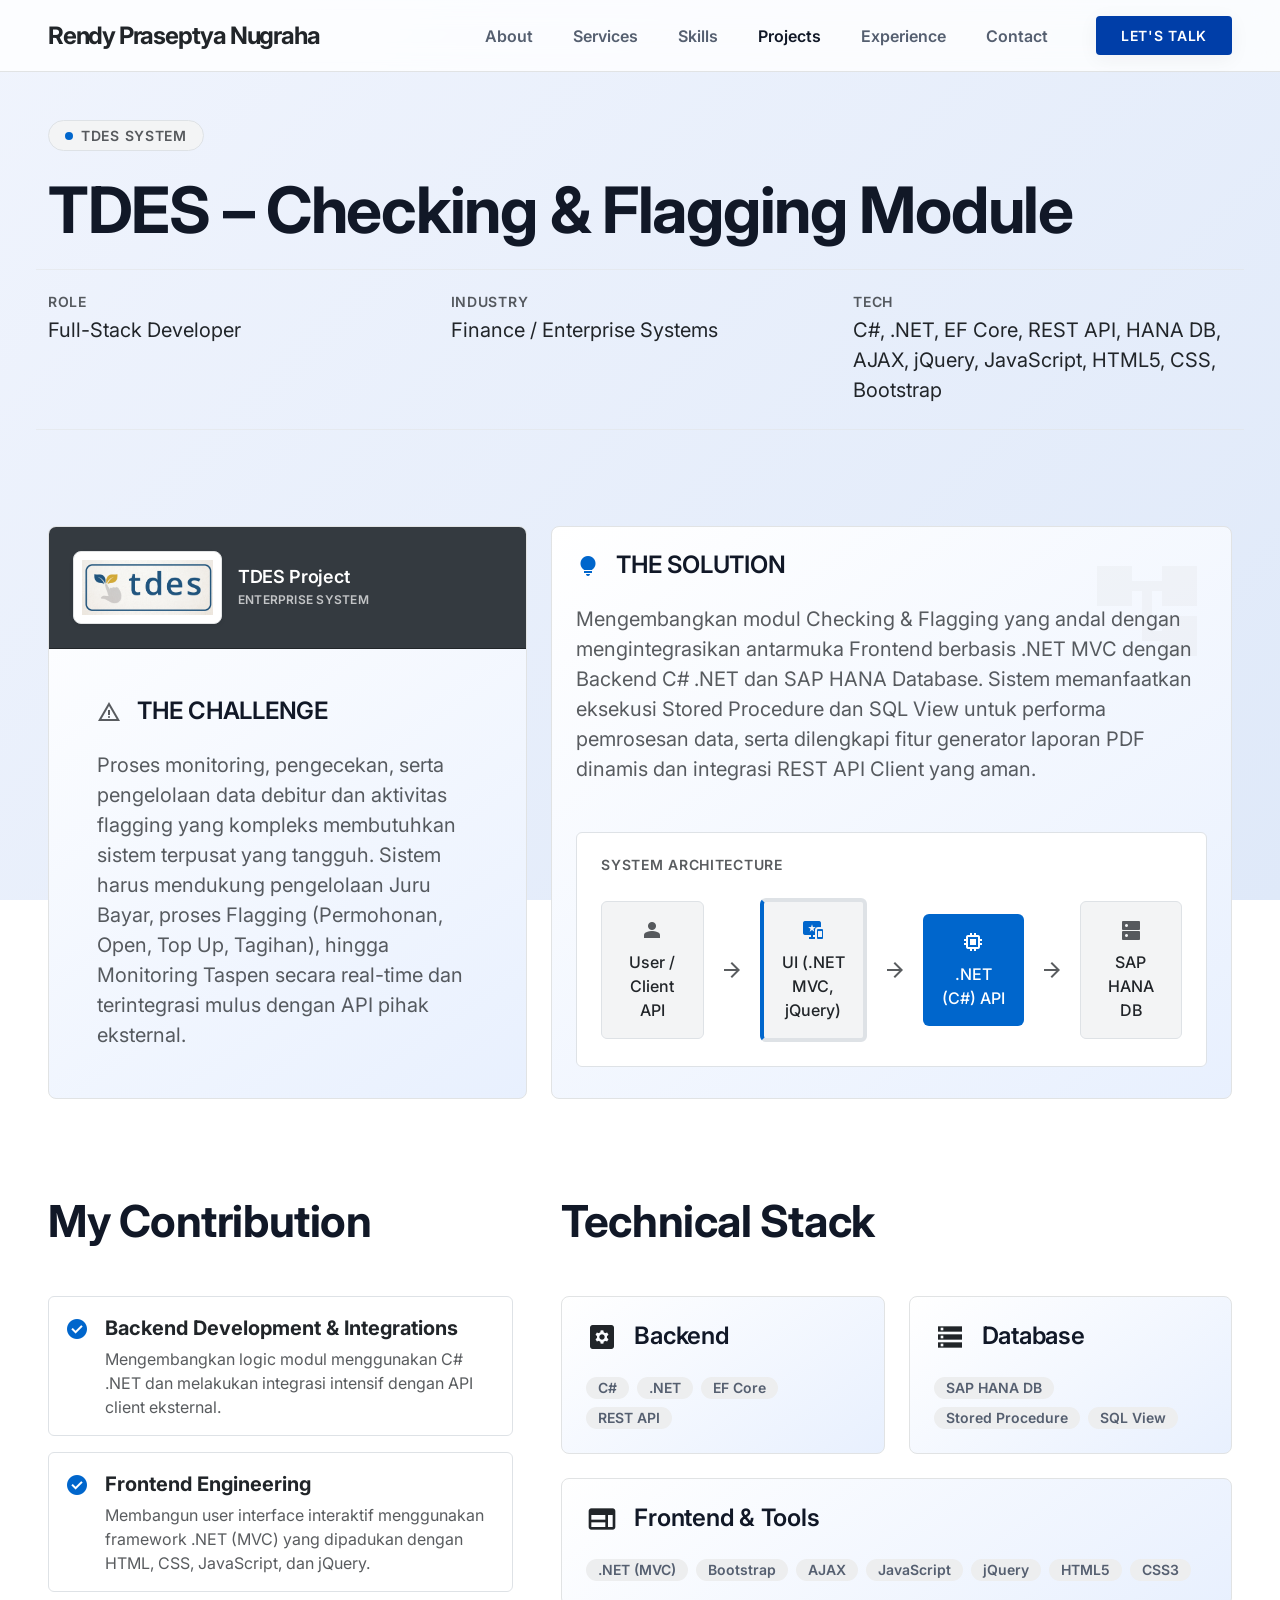
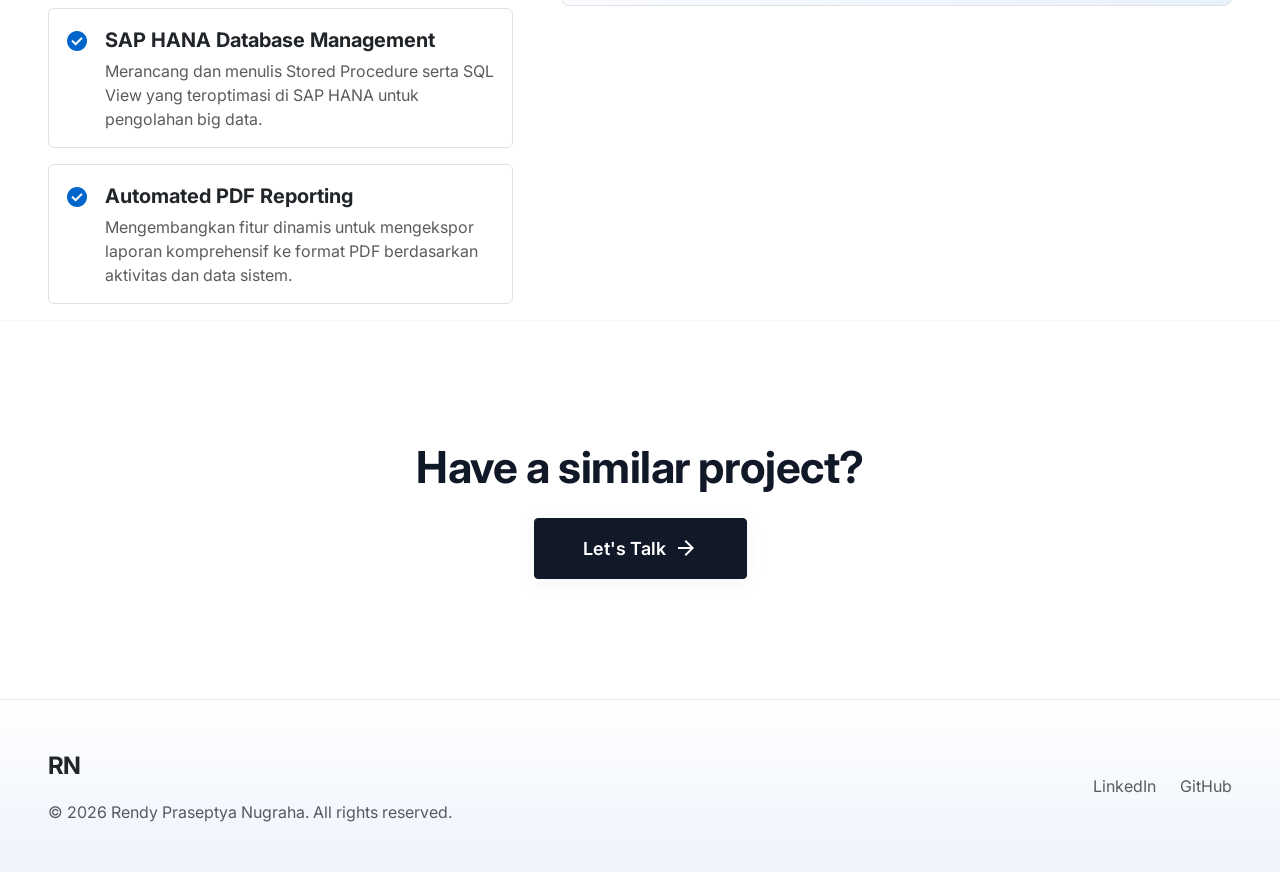
<file: tdes-detail.html>
<!DOCTYPE html>
<html lang="en">

<head>
    <meta charset="UTF-8">
    <meta name="viewport" content="width=device-width, initial-scale=1.0">
    <title>TDES Module - Case Study | Rendy Praseptya Nugraha</title>
    <!-- Google Fonts -->
    <link rel="preconnect" href="https://fonts.googleapis.com">
    <link rel="preconnect" href="https://fonts.gstatic.com" crossorigin>
    <link href="https://fonts.googleapis.com/css2?family=Inter:wght@400;600;700&display=swap" rel="stylesheet">
    <!-- Material Symbols -->
    <link href="https://fonts.googleapis.com/css2?family=Material+Symbols+Outlined:wght,FILL@100..700,0..1&display=swap"
        rel="stylesheet">
    <!-- Bootstrap 5 CSS CDN -->
    <link href="https://cdn.jsdelivr.net/npm/bootstrap@5.3.2/dist/css/bootstrap.min.css" rel="stylesheet">

    <link rel="stylesheet" href="Style/index.css">
</head>

<body>

    <!-- TopNavBar -->
    <nav class="navbar navbar-expand-lg fixed-top navbar-glass">
        <div class="container-fluid px-4 px-lg-5">
            <a class="navbar-brand text-dark" href="index.html">Rendy Praseptya Nugraha</a>
            <button class="navbar-toggler border-0 shadow-none text-dark" type="button" data-bs-toggle="collapse"
                data-bs-target="#navbarNav">
                <span class="material-symbols-outlined">menu</span>
            </button>
            <div class="collapse navbar-collapse justify-content-end" id="navbarNav">
                <ul class="navbar-nav align-items-center mb-2 mb-lg-0 gap-lg-4">
                    <li class="nav-item"><a class="nav-link" href="index.html#about">About</a></li>
                    <li class="nav-item"><a class="nav-link" href="index.html#services">Services</a></li>
                    <li class="nav-item"><a class="nav-link" href="index.html#skills">Skills</a></li>
                    <li class="nav-item"><a class="nav-link active" href="index.html#projects">Projects</a></li>
                    <li class="nav-item"><a class="nav-link" href="index.html#experience">Experience</a></li>
                    <li class="nav-item"><a class="nav-link" href="index.html#contact">Contact</a></li>
                    <li class="nav-item ms-lg-3 mt-3 mt-lg-0">
                        <a href="index.html#contact" class="btn btn-accent rounded-1 label-sm">Let's Talk</a>
                    </li>
                </ul>
            </div>
        </div>
    </nav>

    <main style="padding-top: 120px;">
        <!-- Hero Section -->
        <section class="container-fluid px-4 px-lg-5 pb-5">
            <div class="mx-auto">
                <div class="d-inline-flex align-items-center gap-2 px-3 py-1 rounded-pill mb-4 border"
                    style="background-color: var(--surface-container-low); border-color: var(--border-light);">
                    <span class="rounded-circle" style="width: 8px; height: 8px; background-color: #0066cc;"></span>
                    <span class="label-sm text-muted mb-0">TDES System</span>
                </div>
                <h1 class="display-hero mb-4">TDES &ndash; Checking &amp; Flagging Module</h1>

                <div class="row py-4 border-top border-bottom"
                    style="border-color: rgba(225, 227, 228, 0.5) !important;">
                    <div class="col-md-4 mb-3 mb-md-0">
                        <h3 class="label-sm text-muted mb-1">Role</h3>
                        <p class="fs-5 text-dark font-medium mb-0">Full-Stack Developer</p>
                    </div>
                    <div class="col-md-4 mb-3 mb-md-0">
                        <h3 class="label-sm text-muted mb-1">Industry</h3>
                        <p class="fs-5 text-dark font-medium mb-0">Finance / Enterprise Systems</p>
                    </div>
                    <div class="col-md-4">
                        <h3 class="label-sm text-muted mb-1">Tech</h3>
                        <p class="fs-5 text-dark font-medium mb-0">C#, .NET, EF Core, REST API, HANA DB, AJAX, jQuery,
                            JavaScript, HTML5, CSS, Bootstrap</p>
                    </div>
                </div>
            </div>
        </section>


        <!-- The Challenge & Solution Bento Grid -->
        <section class="container-fluid px-4 px-lg-5 mt-5">
            <div class="row g-4">
                <!-- Challenge -->
                <div class="col-md-5 d-flex">
                    <div class="feature-card w-100 d-flex flex-column p-0 overflow-hidden">

                        <!-- Client Header Banner -->
                        <div class="w-100 d-flex align-items-center p-4 border-bottom"
                            style="background-color: #343a40; border-color: #212529 !important;">
                            <div class="d-flex align-items-center gap-3">
                                <div class="p-2 rounded-3 shadow-sm bg-white border"
                                    style="border-color: var(--border-light) !important;">
                                    <img alt="TDES Logo" style="object-fit: contain; max-height: 55px; min-width: 55px;"
                                        src="Assets/logo-apps/logo_tdes.jpg">
                                </div>
                                <div>
                                    <h3 class="title-lg mb-1 text-white" style="font-size: 18px;">TDES Project</h3>
                                    <p class="label-sm mb-0"
                                        style="color: rgba(255, 255, 255, 0.7); font-size: 12px; letter-spacing: 0.02em;">
                                        ENTERPRISE SYSTEM</p>
                                </div>
                            </div>
                        </div>

                        <!-- Challenge Content -->
                        <div class="p-4 p-lg-5 d-flex flex-column flex-grow-1 justify-content-center">
                            <h2 class="title-lg mb-4 d-flex align-items-center gap-3">
                                <span class="material-symbols-outlined text-muted"
                                    style="font-variation-settings: 'FILL' 0;">warning</span>
                                THE CHALLENGE
                            </h2>
                            <p class="fs-5 text-muted leading-relaxed mb-0">
                                Proses monitoring, pengecekan, serta pengelolaan data debitur dan aktivitas flagging
                                yang kompleks membutuhkan sistem terpusat yang tangguh. Sistem harus mendukung
                                pengelolaan Juru Bayar, proses Flagging (Permohonan, Open, Top Up, Tagihan), hingga
                                Monitoring Taspen secara real-time dan terintegrasi mulus dengan API pihak eksternal.
                            </p>
                        </div>

                    </div>
                </div>
                <!-- Solution -->
                <div class="col-md-7 d-flex">
                    <div class="feature-card w-100 position-relative overflow-hidden">
                        <div class="position-absolute top-0 end-0 p-4 opacity-25">
                            <span class="material-symbols-outlined"
                                style="font-size: 120px; color: var(--border-light);">account_tree</span>
                        </div>
                        <h2 class="title-lg mb-4 position-relative z-1 d-flex align-items-center gap-3">
                            <span class="material-symbols-outlined"
                                style="color: #0066cc; font-variation-settings: 'FILL' 1;">lightbulb</span>
                            THE SOLUTION
                        </h2>
                        <p class="fs-5 text-muted leading-relaxed mb-5 position-relative z-1">
                            Mengembangkan modul Checking &amp; Flagging yang andal dengan mengintegrasikan antarmuka
                            Frontend berbasis .NET MVC dengan Backend C# .NET dan SAP HANA Database. Sistem memanfaatkan
                            eksekusi Stored Procedure dan SQL View untuk performa pemrosesan data, serta dilengkapi
                            fitur generator laporan PDF dinamis dan integrasi REST API Client yang aman.
                        </p>

                        <!-- Architecture Diagram -->
                        <div class="bg-white border rounded p-4 position-relative z-1"
                            style="border-color: var(--border-light);">
                            <h3 class="label-sm text-muted mb-4 text-uppercase">System Architecture</h3>
                            <div
                                class="d-flex flex-column flex-md-row align-items-center justify-content-between gap-3 text-center">
                                <div class="p-3 rounded w-100 border"
                                    style="background-color: var(--surface-container-low); border-color: rgba(225, 227, 228, 0.4);">
                                    <span class="material-symbols-outlined mb-2 d-block text-muted">person</span>
                                    <span class="fs-6 fw-medium text-dark">User / Client API</span>
                                </div>
                                <span
                                    class="material-symbols-outlined text-muted d-none d-md-block">arrow_forward</span>
                                <span
                                    class="material-symbols-outlined text-muted d-block d-md-none">arrow_downward</span>

                                <div class="p-3 rounded w-100 border border-start border-4"
                                    style="background-color: var(--surface-container-low); border-color: rgba(225, 227, 228, 0.4); border-left-color: #0066cc !important;">
                                    <span class="material-symbols-outlined mb-2 d-block"
                                        style="color: #0066cc;">important_devices</span>
                                    <span class="fs-6 fw-medium text-dark">UI (.NET MVC, jQuery)</span>
                                </div>
                                <span
                                    class="material-symbols-outlined text-muted d-none d-md-block">arrow_forward</span>
                                <span
                                    class="material-symbols-outlined text-muted d-block d-md-none">arrow_downward</span>

                                <div class="p-3 rounded w-100" style="background-color: #0066cc; color: #fff;">
                                    <span class="material-symbols-outlined mb-2 d-block">memory</span>
                                    <span class="fs-6 fw-medium">.NET (C#) API</span>
                                </div>
                                <span
                                    class="material-symbols-outlined text-muted d-none d-md-block">arrow_forward</span>
                                <span
                                    class="material-symbols-outlined text-muted d-block d-md-none">arrow_downward</span>

                                <div class="p-3 rounded w-100 border"
                                    style="background-color: var(--surface-container-low); border-color: rgba(225, 227, 228, 0.4);">
                                    <span class="material-symbols-outlined mb-2 d-block text-muted">dns</span>
                                    <span class="fs-6 fw-medium text-dark">SAP HANA DB</span>
                                </div>
                            </div>
                        </div>
                    </div>
                </div>
            </div>
        </section>

        <!-- Contribution & Tech Stack -->
        <section class="container-fluid px-4 px-lg-5 mt-5 pt-5">
            <div class="row g-5">
                <!-- Contribution -->
                <div class="col-lg-5">
                    <h2 class="headline-section mb-5">My Contribution</h2>
                    <ul class="list-unstyled">
                        <li
                            class="d-flex align-items-start gap-3 p-3 rounded hover-bg-subtle transition-colors mb-3 border border-transparent">
                            <span class="material-symbols-outlined mt-1"
                                style="color: #0066cc; font-variation-settings: 'FILL' 1;">check_circle</span>
                            <div>
                                <strong class="d-block fs-5 text-dark mb-1">Backend Development &amp;
                                    Integrations</strong>
                                <p class="text-muted mb-0">Mengembangkan logic modul menggunakan C# .NET dan melakukan
                                    integrasi intensif dengan API client eksternal.</p>
                            </div>
                        </li>
                        <li
                            class="d-flex align-items-start gap-3 p-3 rounded hover-bg-subtle transition-colors mb-3 border border-transparent">
                            <span class="material-symbols-outlined mt-1"
                                style="color: #0066cc; font-variation-settings: 'FILL' 1;">check_circle</span>
                            <div>
                                <strong class="d-block fs-5 text-dark mb-1">Frontend Engineering</strong>
                                <p class="text-muted mb-0">Membangun user interface interaktif menggunakan framework
                                    .NET (MVC) yang dipadukan dengan HTML, CSS, JavaScript, dan jQuery.</p>
                            </div>
                        </li>
                        <li
                            class="d-flex align-items-start gap-3 p-3 rounded hover-bg-subtle transition-colors mb-3 border border-transparent">
                            <span class="material-symbols-outlined mt-1"
                                style="color: #0066cc; font-variation-settings: 'FILL' 1;">check_circle</span>
                            <div>
                                <strong class="d-block fs-5 text-dark mb-1">SAP HANA Database Management</strong>
                                <p class="text-muted mb-0">Merancang dan menulis Stored Procedure serta SQL View yang
                                    teroptimasi di SAP HANA untuk pengolahan big data.</p>
                            </div>
                        </li>
                        <li
                            class="d-flex align-items-start gap-3 p-3 rounded hover-bg-subtle transition-colors mb-3 border border-transparent">
                            <span class="material-symbols-outlined mt-1"
                                style="color: #0066cc; font-variation-settings: 'FILL' 1;">check_circle</span>
                            <div>
                                <strong class="d-block fs-5 text-dark mb-1">Automated PDF Reporting</strong>
                                <p class="text-muted mb-0">Mengembangkan fitur dinamis untuk mengekspor laporan
                                    komprehensif ke format PDF berdasarkan aktivitas dan data sistem.</p>
                            </div>
                        </li>
                    </ul>
                </div>

                <!-- Tech Stack -->
                <div class="col-lg-7">
                    <h2 class="headline-section mb-5">Technical Stack</h2>
                    <div class="row g-4">
                        <!-- Backend -->
                        <div class="col-sm-6 d-flex">
                            <div class="feature-card w-100">
                                <div class="d-flex align-items-center gap-3 mb-4">
                                    <span class="material-symbols-outlined fs-2 text-dark">settings_applications</span>
                                    <h3 class="title-lg mb-0">Backend</h3>
                                </div>
                                <div class="d-flex flex-wrap gap-2">
                                    <span class="badge badge-skill">C#</span>
                                    <span class="badge badge-skill">.NET</span>
                                    <span class="badge badge-skill">EF Core</span>
                                    <span class="badge badge-skill">REST API</span>
                                </div>
                            </div>
                        </div>
                        <!-- Database -->
                        <div class="col-sm-6 d-flex">
                            <div class="feature-card w-100">
                                <div class="d-flex align-items-center gap-3 mb-4">
                                    <span class="material-symbols-outlined fs-2 text-dark">storage</span>
                                    <h3 class="title-lg mb-0">Database</h3>
                                </div>
                                <div class="d-flex flex-wrap gap-2">
                                    <span class="badge badge-skill">SAP HANA DB</span>
                                    <span class="badge badge-skill">Stored Procedure</span>
                                    <span class="badge badge-skill">SQL View</span>
                                </div>
                            </div>
                        </div>
                        <!-- Frontend -->
                        <div class="col-12 d-flex">
                            <div class="feature-card w-100">
                                <div class="d-flex align-items-center gap-3 mb-4">
                                    <span class="material-symbols-outlined fs-2 text-dark">web</span>
                                    <h3 class="title-lg mb-0">Frontend &amp; Tools</h3>
                                </div>
                                <div class="d-flex flex-wrap gap-2">
                                    <span class="badge badge-skill">.NET (MVC)</span>
                                    <span class="badge badge-skill">Bootstrap</span>
                                    <span class="badge badge-skill">AJAX</span>
                                    <span class="badge badge-skill">JavaScript</span>
                                    <span class="badge badge-skill">jQuery</span>
                                    <span class="badge badge-skill">HTML5</span>
                                    <span class="badge badge-skill">CSS3</span>
                                </div>
                            </div>
                        </div>
                    </div>
                </div>
            </div>
        </section>

        <!-- CTA -->
        <section class="text-center section-gap border-t-subtle">
            <div class="container-fluid px-4 px-lg-5">
                <h2 class="headline-section mb-4">Have a similar project?</h2>
                <a href="index.html#contact"
                    class="btn btn-primary-custom d-inline-flex align-items-center gap-2 py-3 px-5"
                    style="font-size: 18px;">
                    Let's Talk
                    <span class="material-symbols-outlined">arrow_forward</span>
                </a>
            </div>
        </section>
    </main>

    <!-- Footer -->
    <footer class="border-t-subtle py-5" style="background: var(--bg-gradient-surface);">
        <div class="container-fluid px-4 px-lg-5">
            <div class="d-flex flex-column flex-md-row justify-content-between align-items-md-center gap-4">
                <div>
                    <a class="navbar-brand text-dark d-block mb-3" href="index.html">RN</a>
                    <p class="text-muted mb-0">&copy; 2026 Rendy Praseptya Nugraha. All rights reserved.</p>
                </div>
                <div class="d-flex flex-wrap gap-4">
                    <a href="https://www.linkedin.com/in/rendy-praseptya-nugraha-486aaa291/" target="_blank" class="text-muted text-decoration-none hover-dark">LinkedIn</a>
                    <a href="https://github.com/Renddevs" target="_blank" class="text-muted text-decoration-none hover-dark">GitHub</a>
                </div>
            </div>
        </div>
    </footer>

    <!-- Bootstrap JS -->
    <script src="https://cdn.jsdelivr.net/npm/bootstrap@5.3.2/dist/js/bootstrap.bundle.min.js"></script>
</body>

</html>
</file>
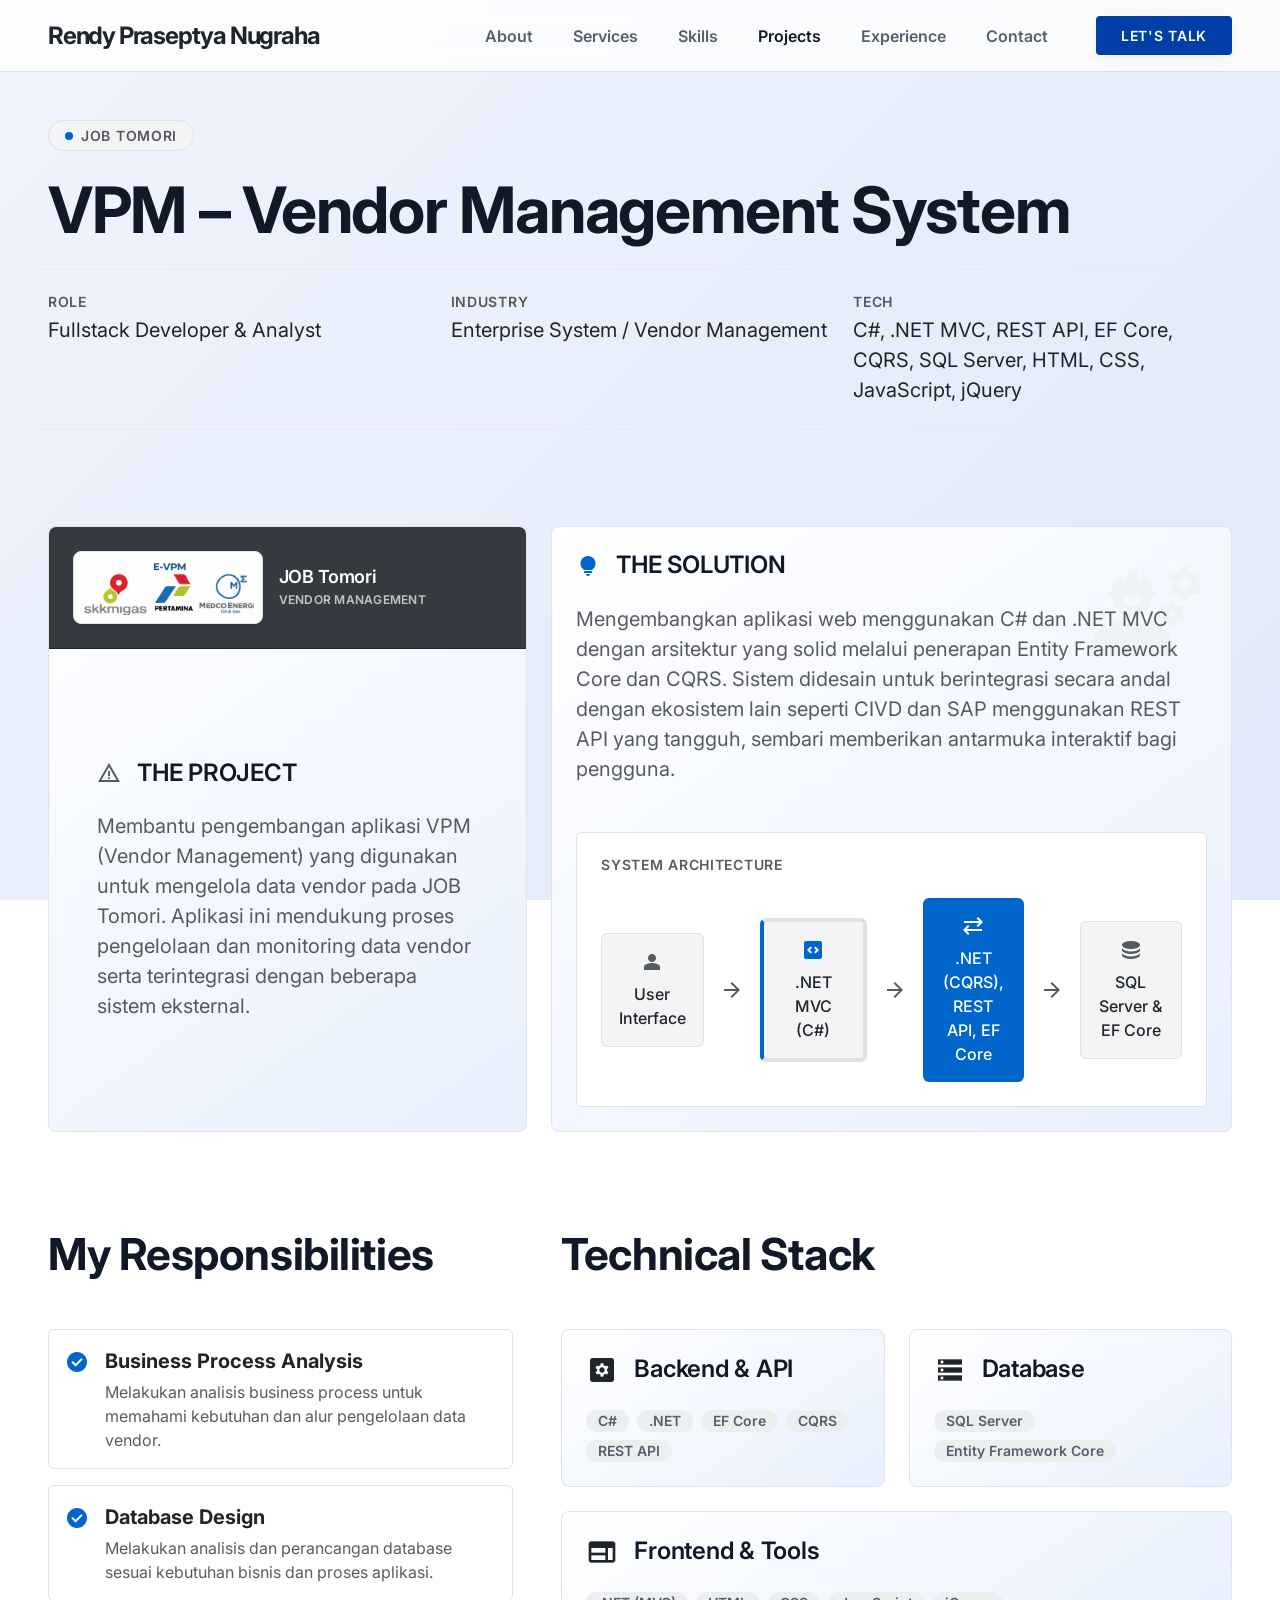
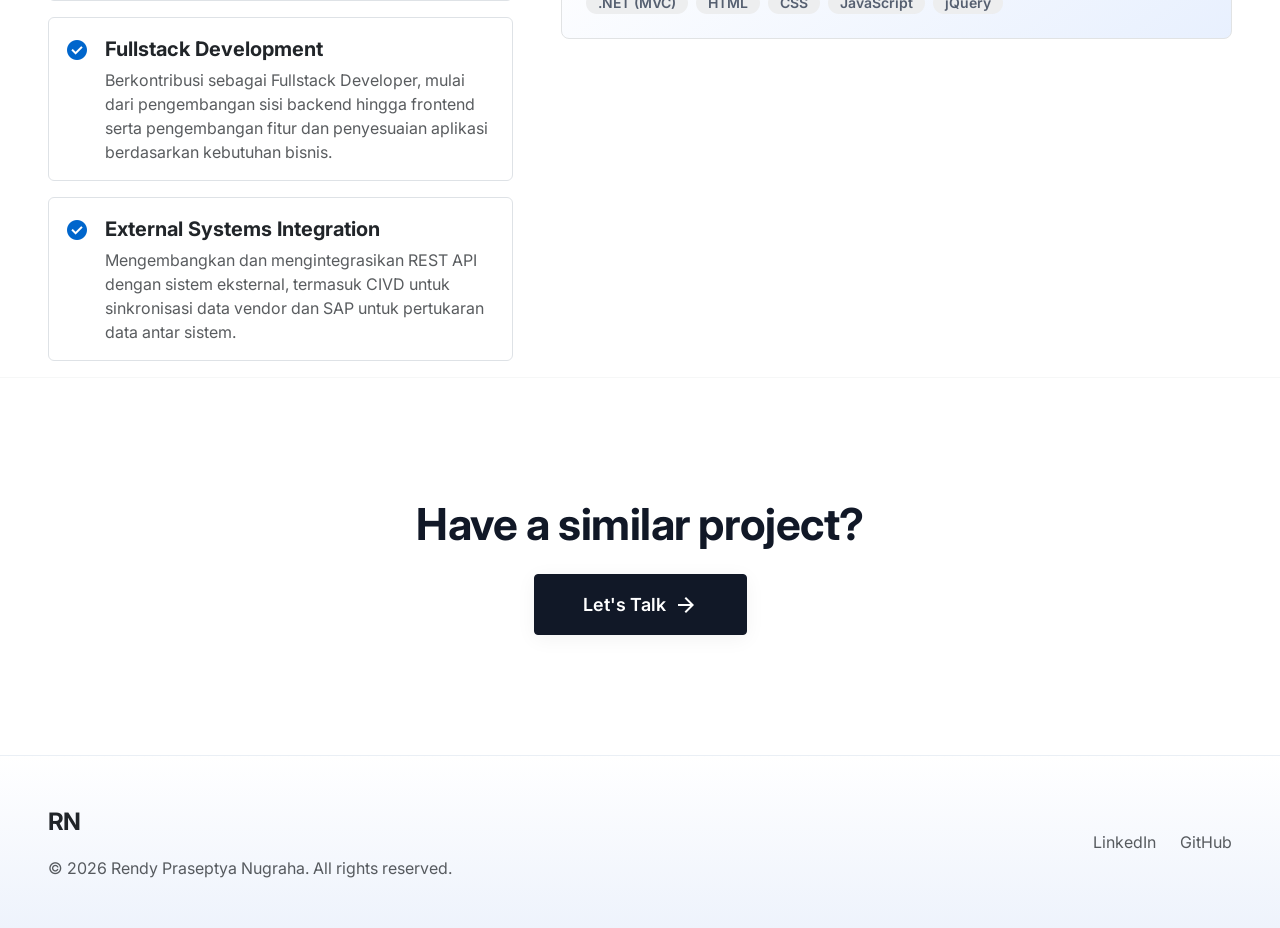
<file: vpm-tomori-detail.html>
<!DOCTYPE html>
<html lang="en">

<head>
    <meta charset="UTF-8">
    <meta name="viewport" content="width=device-width, initial-scale=1.0">
    <title>VPM - Vendor Management System | JOB Tomori | Rendy Praseptya Nugraha</title>
    <!-- Google Fonts -->
    <link rel="preconnect" href="https://fonts.googleapis.com">
    <link rel="preconnect" href="https://fonts.gstatic.com" crossorigin>
    <link href="https://fonts.googleapis.com/css2?family=Inter:wght@400;600;700&display=swap" rel="stylesheet">
    <!-- Material Symbols -->
    <link href="https://fonts.googleapis.com/css2?family=Material+Symbols+Outlined:wght,FILL@100..700,0..1&display=swap"
        rel="stylesheet">
    <!-- Bootstrap 5 CSS CDN -->
    <link href="https://cdn.jsdelivr.net/npm/bootstrap@5.3.2/dist/css/bootstrap.min.css" rel="stylesheet">

    <link rel="stylesheet" href="Style/index.css">
</head>

<body>

    <!-- TopNavBar -->
    <nav class="navbar navbar-expand-lg fixed-top navbar-glass">
        <div class="container-fluid px-4 px-lg-5">
            <a class="navbar-brand text-dark" href="index.html">Rendy Praseptya Nugraha</a>
            <button class="navbar-toggler border-0 shadow-none text-dark" type="button" data-bs-toggle="collapse"
                data-bs-target="#navbarNav">
                <span class="material-symbols-outlined">menu</span>
            </button>
            <div class="collapse navbar-collapse justify-content-end" id="navbarNav">
                <ul class="navbar-nav align-items-center mb-2 mb-lg-0 gap-lg-4">
                    <li class="nav-item"><a class="nav-link" href="index.html#about">About</a></li>
                    <li class="nav-item"><a class="nav-link" href="index.html#services">Services</a></li>
                    <li class="nav-item"><a class="nav-link" href="index.html#skills">Skills</a></li>
                    <li class="nav-item"><a class="nav-link active" href="index.html#projects">Projects</a></li>
                    <li class="nav-item"><a class="nav-link" href="index.html#experience">Experience</a></li>
                    <li class="nav-item"><a class="nav-link" href="index.html#contact">Contact</a></li>
                    <li class="nav-item ms-lg-3 mt-3 mt-lg-0">
                        <a href="index.html#contact" class="btn btn-accent rounded-1 label-sm">Let's Talk</a>
                    </li>
                </ul>
            </div>
        </div>
    </nav>

    <main style="padding-top: 120px;">
        <!-- Hero Section -->
        <section class="container-fluid px-4 px-lg-5 pb-5">
            <div class="mx-auto">
                <div class="d-inline-flex align-items-center gap-2 px-3 py-1 rounded-pill mb-4 border"
                    style="background-color: var(--surface-container-low); border-color: var(--border-light);">
                    <span class="rounded-circle" style="width: 8px; height: 8px; background-color: #0066cc;"></span>
                    <span class="label-sm text-muted mb-0">JOB Tomori</span>
                </div>
                <h1 class="display-hero mb-4">VPM – Vendor Management System</h1>

                <div class="row py-4 border-top border-bottom"
                    style="border-color: rgba(225, 227, 228, 0.5) !important;">
                    <div class="col-md-4 mb-3 mb-md-0">
                        <h3 class="label-sm text-muted mb-1">Role</h3>
                        <p class="fs-5 text-dark font-medium mb-0">Fullstack Developer & Analyst</p>
                    </div>
                    <div class="col-md-4 mb-3 mb-md-0">
                        <h3 class="label-sm text-muted mb-1">Industry</h3>
                        <p class="fs-5 text-dark font-medium mb-0">Enterprise System / Vendor Management</p>
                    </div>
                    <div class="col-md-4">
                        <h3 class="label-sm text-muted mb-1">Tech</h3>
                        <p class="fs-5 text-dark font-medium mb-0">C#, .NET MVC, REST API, EF Core, CQRS, SQL Server,
                            HTML, CSS, JavaScript, jQuery</p>
                    </div>
                </div>
            </div>
        </section>


        <!-- The Challenge & Solution Bento Grid -->
        <section class="container-fluid px-4 px-lg-5 mt-5">
            <div class="row g-4">
                <!-- Challenge -->
                <div class="col-md-5 d-flex">
                    <div class="feature-card w-100 d-flex flex-column p-0 overflow-hidden">

                        <!-- Client Header Banner -->
                        <div class="w-100 d-flex align-items-center p-4 border-bottom"
                            style="background-color: #343a40; border-color: #212529 !important;">
                            <div class="d-flex align-items-center gap-3">
                                <div class="p-2 rounded-3 shadow-sm bg-white border"
                                    style="border-color: var(--border-light) !important;">
                                    <img alt="JOB Tomori Logo"
                                        style="object-fit: contain; max-height: 55px; min-width: 55px;"
                                        src="Assets/logo-apps/logo_vpm_tomori.jpg">
                                </div>
                                <div>
                                    <h3 class="title-lg mb-1 text-white" style="font-size: 18px;">JOB Tomori</h3>
                                    <p class="label-sm mb-0"
                                        style="color: rgba(255, 255, 255, 0.7); font-size: 12px; letter-spacing: 0.02em;">
                                        VENDOR MANAGEMENT</p>
                                </div>
                            </div>
                        </div>

                        <!-- Challenge Content -->
                        <div class="p-4 p-lg-5 d-flex flex-column flex-grow-1 justify-content-center">
                            <h2 class="title-lg mb-4 d-flex align-items-center gap-3">
                                <span class="material-symbols-outlined text-muted"
                                    style="font-variation-settings: 'FILL' 0;">warning</span>
                                THE PROJECT
                            </h2>
                            <p class="fs-5 text-muted leading-relaxed mb-0">
                                Membantu pengembangan aplikasi VPM (Vendor Management) yang digunakan untuk mengelola
                                data vendor pada JOB Tomori. Aplikasi ini mendukung proses pengelolaan dan monitoring
                                data vendor serta terintegrasi dengan beberapa sistem eksternal.
                            </p>
                        </div>

                    </div>
                </div>
                <!-- Solution -->
                <div class="col-md-7 d-flex">
                    <div class="feature-card w-100 position-relative overflow-hidden">
                        <div class="position-absolute top-0 end-0 p-4 opacity-25">
                            <span class="material-symbols-outlined"
                                style="font-size: 120px; color: var(--border-light);">engineering</span>
                        </div>
                        <h2 class="title-lg mb-4 position-relative z-1 d-flex align-items-center gap-3">
                            <span class="material-symbols-outlined"
                                style="color: #0066cc; font-variation-settings: 'FILL' 1;">lightbulb</span>
                            THE SOLUTION
                        </h2>
                        <p class="fs-5 text-muted leading-relaxed mb-5 position-relative z-1">
                            Mengembangkan aplikasi web menggunakan C# dan .NET MVC dengan arsitektur yang solid melalui
                            penerapan Entity Framework Core dan CQRS. Sistem didesain untuk berintegrasi secara andal
                            dengan ekosistem lain seperti CIVD dan SAP menggunakan REST API yang tangguh, sembari
                            memberikan antarmuka interaktif bagi pengguna.
                        </p>

                        <!-- Architecture Diagram -->
                        <div class="bg-white border rounded p-4 position-relative z-1"
                            style="border-color: var(--border-light);">
                            <h3 class="label-sm text-muted mb-4 text-uppercase">System Architecture</h3>
                            <div
                                class="d-flex flex-column flex-md-row align-items-center justify-content-between gap-3 text-center">
                                <div class="p-3 rounded w-100 border"
                                    style="background-color: var(--surface-container-low); border-color: rgba(225, 227, 228, 0.4);">
                                    <span class="material-symbols-outlined mb-2 d-block text-muted">person</span>
                                    <span class="fs-6 fw-medium text-dark">User Interface</span>
                                </div>
                                <span
                                    class="material-symbols-outlined text-muted d-none d-md-block">arrow_forward</span>
                                <span
                                    class="material-symbols-outlined text-muted d-block d-md-none">arrow_downward</span>

                                <div class="p-3 rounded w-100 border border-start border-4"
                                    style="background-color: var(--surface-container-low); border-color: rgba(225, 227, 228, 0.4); border-left-color: #0066cc !important;">
                                    <span class="material-symbols-outlined mb-2 d-block"
                                        style="color: #0066cc;">code_blocks</span>
                                    <span class="fs-6 fw-medium text-dark">.NET MVC (C#)</span>
                                </div>
                                <span
                                    class="material-symbols-outlined text-muted d-none d-md-block">arrow_forward</span>
                                <span
                                    class="material-symbols-outlined text-muted d-block d-md-none">arrow_downward</span>

                                <div class="p-3 rounded w-100" style="background-color: #0066cc; color: #fff;">
                                    <span class="material-symbols-outlined mb-2 d-block">sync_alt</span>
                                    <span class="fs-6 fw-medium">.NET (CQRS), REST API, EF Core</span>
                                </div>
                                <span
                                    class="material-symbols-outlined text-muted d-none d-md-block">arrow_forward</span>
                                <span
                                    class="material-symbols-outlined text-muted d-block d-md-none">arrow_downward</span>

                                <div class="p-3 rounded w-100 border"
                                    style="background-color: var(--surface-container-low); border-color: rgba(225, 227, 228, 0.4);">
                                    <span class="material-symbols-outlined mb-2 d-block text-muted">database</span>
                                    <span class="fs-6 fw-medium text-dark">SQL Server & EF Core</span>
                                </div>
                            </div>
                        </div>
                    </div>
                </div>
            </div>
        </section>

        <!-- Contribution & Tech Stack -->
        <section class="container-fluid px-4 px-lg-5 mt-5 pt-5">
            <div class="row g-5">
                <!-- Contribution -->
                <div class="col-lg-5">
                    <h2 class="headline-section mb-5">My Responsibilities</h2>
                    <ul class="list-unstyled">
                        <li
                            class="d-flex align-items-start gap-3 p-3 rounded hover-bg-subtle transition-colors mb-3 border border-transparent">
                            <span class="material-symbols-outlined mt-1"
                                style="color: #0066cc; font-variation-settings: 'FILL' 1;">check_circle</span>
                            <div>
                                <strong class="d-block fs-5 text-dark mb-1">Business Process Analysis</strong>
                                <p class="text-muted mb-0">Melakukan analisis business process untuk memahami kebutuhan
                                    dan alur pengelolaan data vendor.</p>
                            </div>
                        </li>
                        <li
                            class="d-flex align-items-start gap-3 p-3 rounded hover-bg-subtle transition-colors mb-3 border border-transparent">
                            <span class="material-symbols-outlined mt-1"
                                style="color: #0066cc; font-variation-settings: 'FILL' 1;">check_circle</span>
                            <div>
                                <strong class="d-block fs-5 text-dark mb-1">Database Design</strong>
                                <p class="text-muted mb-0">Melakukan analisis dan perancangan database sesuai kebutuhan
                                    bisnis dan proses aplikasi.</p>
                            </div>
                        </li>
                        <li
                            class="d-flex align-items-start gap-3 p-3 rounded hover-bg-subtle transition-colors mb-3 border border-transparent">
                            <span class="material-symbols-outlined mt-1"
                                style="color: #0066cc; font-variation-settings: 'FILL' 1;">check_circle</span>
                            <div>
                                <strong class="d-block fs-5 text-dark mb-1">Fullstack Development</strong>
                                <p class="text-muted mb-0">Berkontribusi sebagai Fullstack Developer, mulai dari
                                    pengembangan sisi backend hingga frontend serta pengembangan fitur dan penyesuaian
                                    aplikasi berdasarkan kebutuhan bisnis.</p>
                            </div>
                        </li>
                        <li
                            class="d-flex align-items-start gap-3 p-3 rounded hover-bg-subtle transition-colors mb-3 border border-transparent">
                            <span class="material-symbols-outlined mt-1"
                                style="color: #0066cc; font-variation-settings: 'FILL' 1;">check_circle</span>
                            <div>
                                <strong class="d-block fs-5 text-dark mb-1">External Systems Integration</strong>
                                <p class="text-muted mb-0">Mengembangkan dan mengintegrasikan REST API dengan sistem
                                    eksternal, termasuk CIVD untuk sinkronisasi data vendor dan SAP untuk pertukaran
                                    data antar sistem.</p>
                            </div>
                        </li>
                    </ul>
                </div>

                <!-- Tech Stack -->
                <div class="col-lg-7">
                    <h2 class="headline-section mb-5">Technical Stack</h2>
                    <div class="row g-4">
                        <!-- Backend -->
                        <div class="col-sm-6 d-flex">
                            <div class="feature-card w-100">
                                <div class="d-flex align-items-center gap-3 mb-4">
                                    <span class="material-symbols-outlined fs-2 text-dark">settings_applications</span>
                                    <h3 class="title-lg mb-0">Backend & API</h3>
                                </div>
                                <div class="d-flex flex-wrap gap-2">
                                    <span class="badge badge-skill">C#</span>
                                    <span class="badge badge-skill">.NET</span>
                                    <span class="badge badge-skill">EF Core</span>
                                    <span class="badge badge-skill">CQRS</span>
                                    <span class="badge badge-skill">REST API</span>
                                </div>
                            </div>
                        </div>
                        <!-- Database -->
                        <div class="col-sm-6 d-flex">
                            <div class="feature-card w-100">
                                <div class="d-flex align-items-center gap-3 mb-4">
                                    <span class="material-symbols-outlined fs-2 text-dark">storage</span>
                                    <h3 class="title-lg mb-0">Database</h3>
                                </div>
                                <div class="d-flex flex-wrap gap-2">
                                    <span class="badge badge-skill">SQL Server</span>
                                    <span class="badge badge-skill">Entity Framework Core</span>
                                </div>
                            </div>
                        </div>
                        <!-- Frontend -->
                        <div class="col-12 d-flex">
                            <div class="feature-card w-100">
                                <div class="d-flex align-items-center gap-3 mb-4">
                                    <span class="material-symbols-outlined fs-2 text-dark">web</span>
                                    <h3 class="title-lg mb-0">Frontend & Tools</h3>
                                </div>
                                <div class="d-flex flex-wrap gap-2">
                                    <span class="badge badge-skill">.NET (MVC)</span>
                                    <span class="badge badge-skill">HTML</span>
                                    <span class="badge badge-skill">CSS</span>
                                    <span class="badge badge-skill">JavaScript</span>
                                    <span class="badge badge-skill">jQuery</span>
                                </div>
                            </div>
                        </div>
                    </div>
                </div>
            </div>
        </section>

        <!-- CTA -->
        <section class="text-center section-gap border-t-subtle">
            <div class="container-fluid px-4 px-lg-5">
                <h2 class="headline-section mb-4">Have a similar project?</h2>
                <a href="index.html#contact"
                    class="btn btn-primary-custom d-inline-flex align-items-center gap-2 py-3 px-5"
                    style="font-size: 18px;">
                    Let's Talk
                    <span class="material-symbols-outlined">arrow_forward</span>
                </a>
            </div>
        </section>
    </main>

    <!-- Footer -->
    <footer class="border-t-subtle py-5" style="background: var(--bg-gradient-surface);">
        <div class="container-fluid px-4 px-lg-5">
            <div class="d-flex flex-column flex-md-row justify-content-between align-items-md-center gap-4">
                <div>
                    <a class="navbar-brand text-dark d-block mb-3" href="index.html">RN</a>
                    <p class="text-muted mb-0">&copy; 2026 Rendy Praseptya Nugraha. All rights reserved.</p>
                </div>
                <div class="d-flex flex-wrap gap-4">
                    <a href="https://www.linkedin.com/in/rendy-praseptya-nugraha-486aaa291/" target="_blank" class="text-muted text-decoration-none hover-dark">LinkedIn</a>
                    <a href="https://github.com/Renddevs" target="_blank" class="text-muted text-decoration-none hover-dark">GitHub</a>
                </div>
            </div>
        </div>
    </footer>

    <!-- Bootstrap JS -->
    <script src="https://cdn.jsdelivr.net/npm/bootstrap@5.3.2/dist/js/bootstrap.bundle.min.js"></script>
</body>

</html>
</file>
<file: Style/index.css>
:root {
            --bs-body-font-family: 'Inter', sans-serif;
            --primary-navy: #111827;
            /* From primary */
            --accent-blue: #2563EB;
            --bg-offwhite: #F8F9FA;
            --surface: #FFFFFF;
            --surface-container: #edeeef;
            --surface-container-low: #f3f4f5;
            --border-light: #e1e3e4;
            --text-muted: #555f70;
            --bs-body-bg: var(--bg-offwhite);
            --bs-body-color: var(--primary-navy);

            --bg-gradient-main: linear-gradient(135deg, #F0F4FD 0%, #DFE9F9 100%);
            --bg-gradient-surface: linear-gradient(180deg, #FFFFFF 0%, #EEF3FC 100%);
            --bg-gradient-surface-light: linear-gradient(180deg, #FFFFFF 0%, #F6F9FE 100%);
            
            --card-gradient: linear-gradient(145deg, #FFFFFF 0%, #E8F0FE 100%);
            --card-gradient-light: linear-gradient(145deg, #FFFFFF 0%, #F4F7FD 100%);
            --card-hover-gradient: linear-gradient(145deg, #F4F8FF 0%, #DCE8FA 100%);

            --section-gap: 120px;
        }

        body {
            font-family: var(--bs-body-font-family);
            background: var(--bg-gradient-main);
            background-attachment: fixed;
            color: var(--bs-body-color);
            -webkit-font-smoothing: antialiased;
        }

        /* Typography */
        h1,
        h2,
        h3,
        h4,
        h5,
        h6 {
            font-weight: 700;
            color: var(--primary-navy);
            letter-spacing: -0.01em;
        }

        .display-hero {
            font-size: 64px;
            line-height: 1.1;
            letter-spacing: -0.02em;
        }

        .headline-section {
            font-size: 44px;
            line-height: 1.2;
        }

        .title-lg {
            font-size: 24px;
            font-weight: 600;
        }

        .label-sm {
            font-size: 14px;
            font-weight: 600;
            letter-spacing: 0.05em;
            text-transform: uppercase;
        }

        @media (max-width: 768px) {
            .display-hero {
                font-size: 40px;
            }

            .headline-section {
                font-size: 32px;
            }
        }

        /* Layout */
        .section-gap {
            padding: var(--section-gap) 0;
        }

        /* Navbar */
        .navbar-glass {
            background-color: rgba(255, 255, 255, 0.8);
            backdrop-filter: blur(12px);
            border-bottom: 1px solid var(--border-light);
            height: 72px;
        }

        .navbar-brand {
            font-weight: 700;
            font-size: 24px;
            letter-spacing: -0.05em;
        }

        .nav-link {
            font-weight: 600;
            color: var(--text-muted) !important;
            transition: color 0.2s;
        }

        .nav-link:hover,
        .nav-link.active {
            color: var(--primary-navy) !important;
        }

        /* Buttons */
        .btn {
            border-radius: 4px;
            font-weight: 600;
            font-size: 14px;
            padding: 0.75rem 2rem;
            transition: all 0.2s;
        }

        .btn-primary-custom {
            background-color: var(--primary-navy);
            border: 1px solid var(--primary-navy);
            color: #fff;
            box-shadow: 0px 4px 20px rgba(0, 0, 0, 0.05);
        }

        .btn-primary-custom:hover {
            background-color: #333;
            color: #fff;
        }

        .btn-accent {
            background-color: #003ea8;
            color: #fff;
            padding: 0.5rem 1.5rem;
            box-shadow: 0px 4px 20px rgba(0, 0, 0, 0.05);
        }

        .btn-accent:hover {
            background-color: #002d7a;
            color: #fff;
        }

        .btn-ghost {
            background-color: transparent;
            border: 1px solid #76777d;
            color: var(--primary-navy);
        }

        .btn-ghost:hover {
            background-color: var(--surface-container-low);
        }

        /* Hero Image */
        .hero-img-container {
            background-color: var(--surface);
            border: 1px solid var(--border-light);
            border-radius: 8px;
            padding: 8px;
            box-shadow: 0px 4px 20px rgba(0, 0, 0, 0.05);
            aspect-ratio: 4/3;
        }

        .hero-img {
            width: 100%;
            height: 100%;
            object-fit: cover;
            border-radius: 4px;
        }

        /* Cards */
        .feature-card {
            background: var(--card-gradient);
            border: 1px solid var(--border-light);
            border-radius: 8px;
            padding: 1.5rem;
            transition: all 0.3s ease;
            height: 100%;
        }

        .feature-card:hover {
            background: var(--card-hover-gradient) !important;
            box-shadow: 0px 8px 25px rgba(37, 99, 235, 0.12);
            transform: translateY(-2px);
        }

        #services .feature-card {
            background: var(--card-gradient-light);
        }

        .project-card {
            width: 100%;
            background: var(--card-gradient);
            border: 1px solid var(--border-light);
            border-radius: 8px;
            overflow: hidden;
            transition: all 0.3s ease;
            box-shadow: 0px 4px 15px rgba(0, 0, 0, 0.03); /* Tambahkan sedikit shadow dasar agar tidak menyatu dengan background */
        }

        .project-card:hover {
            background: var(--card-hover-gradient) !important;
            box-shadow: 0px 12px 35px rgba(37, 99, 235, 0.15);
            transform: translateY(-4px);
        }

        .project-img-wrapper {
            aspect-ratio: 16/9;
            overflow: hidden;
            display: flex;
            align-items: center;
            justify-content: center;
            background-color: #ffffff;
            padding: 2rem;
        }

        .project-img {
            max-width: 100%;
            max-height: 100%;
            width: auto;
            height: auto;
            object-fit: contain;
            transition: transform 0.5s;
        }

        .project-card:hover .project-img {
            transform: scale(1.05);
        }

        /* Icons */
        .material-symbols-outlined {
            font-variation-settings: 'FILL' 1, 'wght' 400, 'GRAD' 0, 'opsz' 24;
        }

        /* Badges */
        .badge-skill {
            background-color: var(--surface-container);
            color: var(--text-muted);
            font-size: 14px;
            font-weight: 600;
            padding: 0.25rem 0.75rem;
            border-radius: 999px;
            text-transform: none;
            letter-spacing: normal;
        }

        /* Experience Timeline */
        .timeline-container {
            border-left: 1px solid rgba(225, 227, 228, 0.4);
            margin-left: 1rem;
            padding-left: 2.5rem;
        }

        .timeline-item {
            position: relative;
            margin-bottom: 3rem;
        }

        .timeline-dot {
            position: absolute;
            left: -3.05rem;
            top: 0.375rem;
            width: 1rem;
            height: 1rem;
            border-radius: 50%;
            border: 4px solid var(--surface);
            box-shadow: 0 1px 2px rgba(0, 0, 0, 0.1);
        }

        .dot-primary {
            background-color: var(--primary-navy);
        }

        .dot-secondary {
            background-color: #76777d;
        }

        .dot-tertiary {
            background-color: var(--border-light);
        }

        /* Fade in Animation */
        .fade-in-up {
            opacity: 0;
            transform: translateY(20px);
            transition: opacity 0.8s ease-out, transform 0.8s ease-out;
        }

        .fade-in-up.visible {
            opacity: 1;
            transform: translateY(0);
        }

        .border-t-subtle {
            border-top: 1px solid rgba(225, 227, 228, 0.3);
        }

        /* Project Detail Utilities */
        .hover-bg-subtle {
            transition: background-color 0.2s;
        }
        .hover-bg-subtle:hover {
            background-color: var(--surface-container-low);
        }
        .object-fit-cover {
            object-fit: cover;
        }

        /* Swiper Custom Styles for Centered Carousel */
        .projectsSwiper {
            width: 100%;
            padding-top: 20px;
            padding-bottom: 50px;
        }

        .swiper-slide {
            width: 70%;
            display: flex;
            justify-content: center;
            opacity: 0.4;
            transform: scale(0.85);
            transition: all 0.5s ease;
        }

        .swiper-slide-active {
            opacity: 1;
            transform: scale(1);
        }

        @media (min-width: 768px) {
            .swiper-slide {
                width: 50%;
            }
        }

        @media (min-width: 992px) {
            .swiper-slide {
                width: 40%;
            }
        }
</file>
